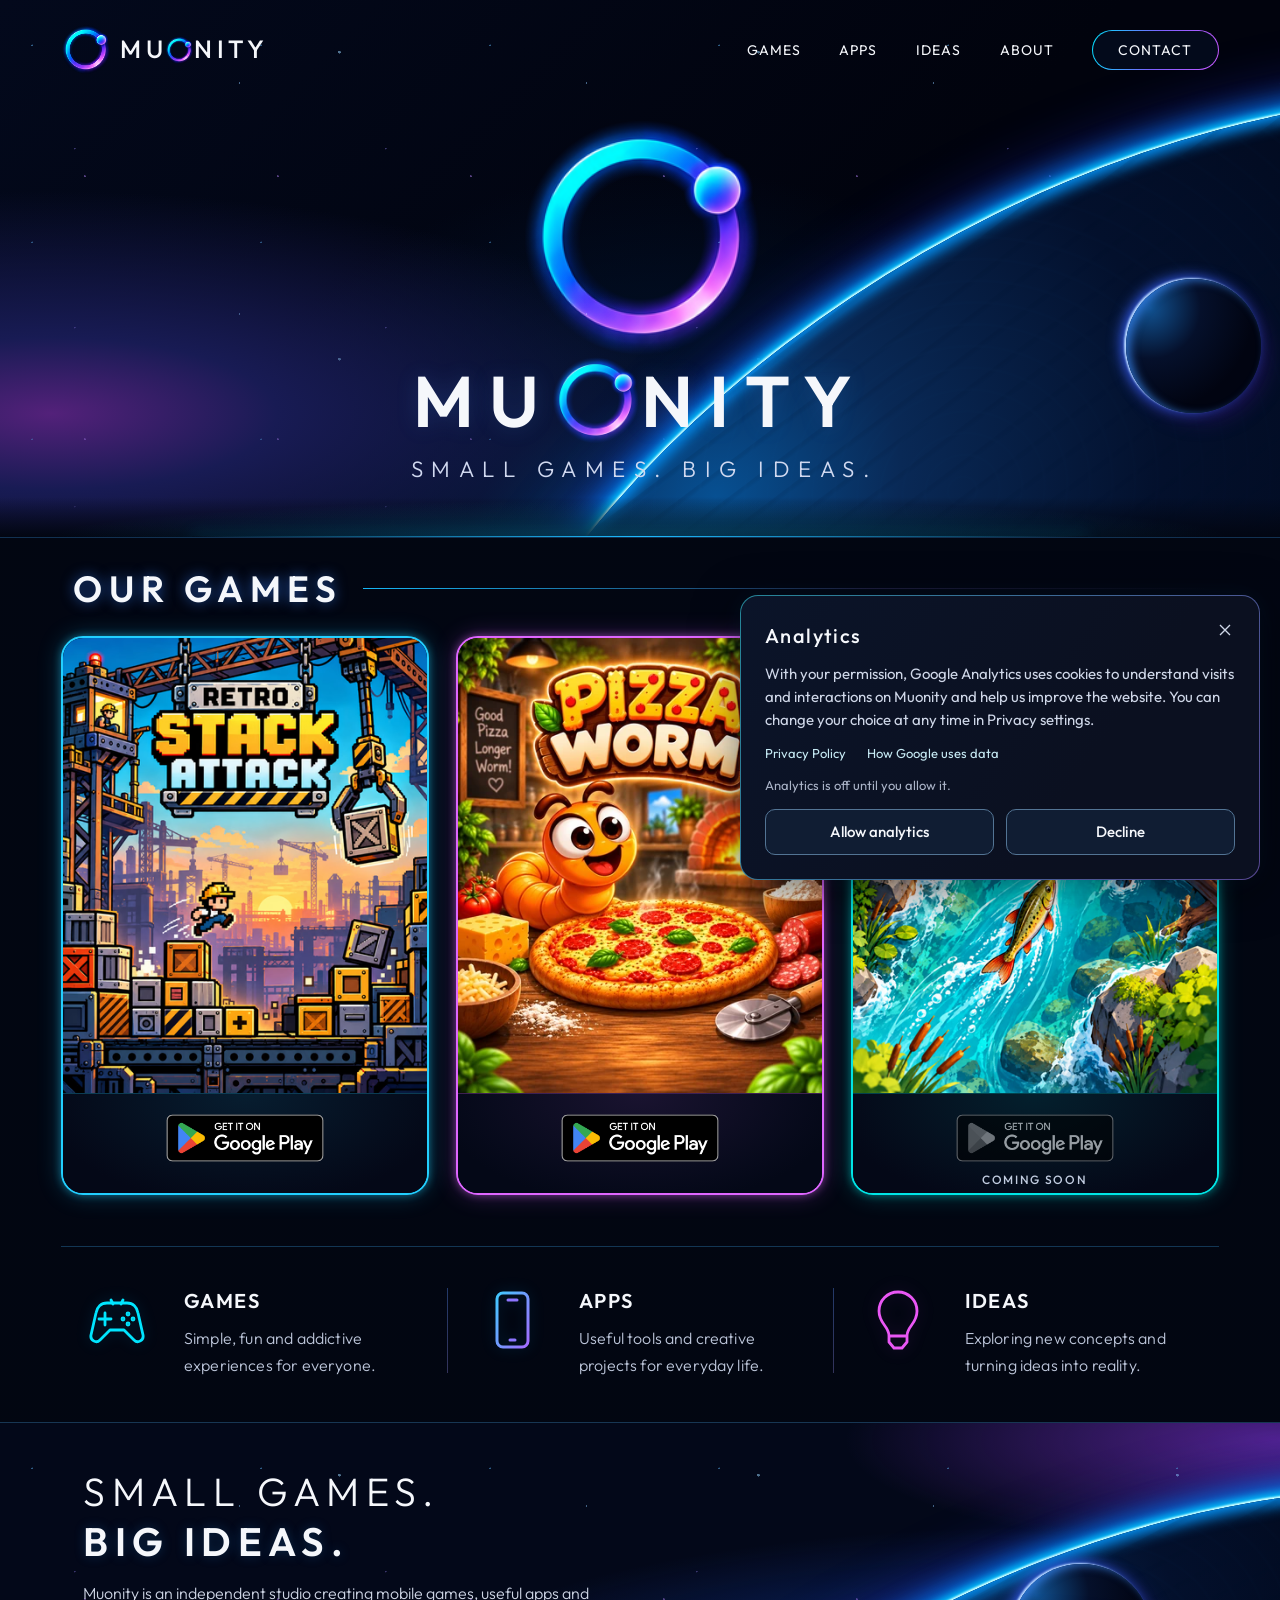
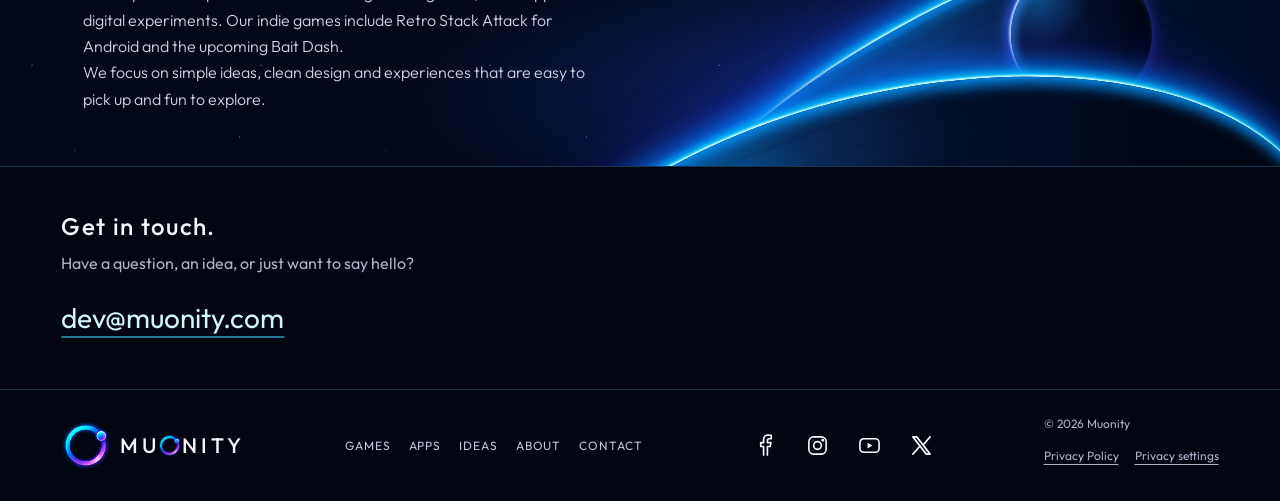
<file: index.html>
<!doctype html>
<html lang="en">
<head>
  <meta charset="utf-8">
  <meta name="viewport" content="width=device-width, initial-scale=1">
  <title>Muonity – Indie Games, Apps &amp; Digital Ideas</title>
  <meta name="description" content="Muonity is an independent studio creating mobile games, apps and digital experiments. Discover Retro Stack Attack, Pizza Worm and the upcoming Bait Dash.">
  <meta name="robots" content="index, follow, max-image-preview:large">
  <meta name="theme-color" content="#0B1020">
  <!-- Keep production URLs and factual details in sync with the JSON-LD, robots.txt and sitemap.xml. -->
  <link rel="canonical" href="https://muonity.com/">
  <meta property="og:type" content="website">
  <meta property="og:site_name" content="Muonity">
  <meta property="og:title" content="Muonity – Indie Games, Apps &amp; Digital Ideas">
  <meta property="og:description" content="Muonity is an independent studio creating mobile games, apps and digital experiments. Discover Retro Stack Attack, Pizza Worm and the upcoming Bait Dash.">
  <meta property="og:url" content="https://muonity.com/">
  <meta property="og:image" content="https://muonity.com/assets/icons/muonity-symbol.png">
  <meta property="og:image:type" content="image/png">
  <meta property="og:image:width" content="192">
  <meta property="og:image:height" content="192">
  <meta property="og:image:alt" content="Muonity orbital symbol">
  <meta name="twitter:card" content="summary">
  <meta name="twitter:site" content="@Muonity">
  <meta name="twitter:title" content="Muonity – Indie Games, Apps &amp; Digital Ideas">
  <meta name="twitter:description" content="Muonity is an independent studio creating mobile games, apps and digital experiments. Discover Retro Stack Attack, Pizza Worm and the upcoming Bait Dash.">
  <meta name="twitter:image" content="https://muonity.com/assets/icons/muonity-symbol.png">
  <meta name="twitter:image:alt" content="Muonity orbital symbol">
  <link rel="icon" type="image/png" sizes="192x192" href="assets/icons/muonity-symbol.png">
  <link rel="icon" type="image/x-icon" href="favicon.ico" sizes="16x16 32x32 48x48">
  <link rel="apple-touch-icon" sizes="180x180" href="assets/icons/apple-touch-icon.png">
  <link rel="preload" href="assets/fonts/outfit-variable-1.woff2" as="font" type="font/woff2" crossorigin>
  <link rel="stylesheet" href="css/fonts.css">
  <link rel="stylesheet" href="css/styles.css">
  <link rel="stylesheet" href="css/consent.css">
  <script src="js/config.js" defer></script>
  <script src="js/main.js" defer></script>
  <script src="js/analytics.js" defer></script>
  <script type="application/ld+json">
  {
    "@context": "https://schema.org",
    "@graph": [
      {
        "@type": "Organization",
        "@id": "https://muonity.com/#organization",
        "name": "Muonity",
        "url": "https://muonity.com/",
        "logo": {
          "@type": "ImageObject",
          "url": "https://muonity.com/assets/icons/muonity-symbol.png",
          "width": 192,
          "height": 192
        },
        "email": "dev@muonity.com",
        "description": "Muonity is an independent studio creating mobile games, useful apps and digital experiments.",
        "sameAs": [
          "https://www.facebook.com/profile.php?id=61595068615785",
          "https://www.instagram.com/muonitystudio/",
          "https://www.youtube.com/@muonity",
          "https://x.com/Muonity"
        ]
      },
      {
        "@type": "WebSite",
        "@id": "https://muonity.com/#website",
        "url": "https://muonity.com/",
        "name": "Muonity",
        "inLanguage": "en",
        "publisher": { "@id": "https://muonity.com/#organization" }
      },
      {
        "@type": ["VideoGame", "MobileApplication"],
        "@id": "https://muonity.com/#retro-stack-attack",
        "name": "Retro Stack Attack",
        "description": "Retro Stack Attack is an Android mobile game by Muonity, available on Google Play.",
        "url": "https://play.google.com/store/apps/details?id=com.lukaspokorny.retrostackattack",
        "installUrl": "https://play.google.com/store/apps/details?id=com.lukaspokorny.retrostackattack",
        "operatingSystem": "Android",
        "applicationCategory": "GameApplication",
        "image": "https://muonity.com/assets/images/card-retro_stack_attack.png",
        "mainEntityOfPage": "https://muonity.com/",
        "publisher": { "@id": "https://muonity.com/#organization" },
        "creator": { "@id": "https://muonity.com/#organization" }
      }
    ]
  }
  </script>
</head>
<body>
  <a class="skip-link" href="#main">Skip to content</a>
  <header class="site-header">
    <div class="container header-inner">
      <a class="brand" href="#top" aria-label="Muonity home">
        <img class="brand-symbol" src="assets/icons/muonity-symbol.png" width="192" height="192" alt="">
        <span class="wordmark" aria-hidden="true">MU<img src="assets/icons/muonity-symbol.png" width="192" height="192" alt="">NITY</span>
      </a>
      <button class="menu-toggle" type="button" aria-expanded="false" aria-controls="primary-menu" aria-label="Open navigation" hidden>
        <span></span><span></span><span></span>
      </button>
      <nav class="primary-nav" id="primary-menu" aria-label="Main navigation">
        <a href="#games">Games</a><a href="#apps">Apps</a><a href="#ideas">Ideas</a><a href="#about">About</a><a class="contact-button" href="#contact">Contact</a>
      </nav>
    </div>
  </header>
  <main id="main">
    <section class="hero" id="top" aria-labelledby="hero-title">
      <div class="cosmos hero-cosmos" aria-hidden="true"><div class="starfield"></div><div class="planet planet-hero"></div><div class="moon moon-hero"></div><div class="horizon"></div></div>
      <div class="hero-brand">
        <img class="hero-symbol" src="assets/icons/muonity-symbol.png" width="192" height="192" alt="" fetchpriority="high">
        <h1 id="hero-title" aria-label="Muonity — independent studio for games, apps and digital projects" aria-describedby="studio-description"><span class="sr-only">Muonity</span><span class="wordmark" aria-hidden="true">MU<img src="assets/icons/muonity-symbol.png" width="192" height="192" alt="">NITY</span></h1>
        <p>Small games. Big ideas.</p>
      </div>
    </section>
    <section class="games-section container" id="games" aria-labelledby="games-title">
      <div class="section-heading"><h2 id="games-title">Our games</h2><span aria-hidden="true"></span></div>
      <div class="game-grid">
        <article class="game-card game-card-retro is-linked" id="retro-stack-attack" data-game="retroStackAttack" aria-labelledby="retro-title">
          <h3 class="sr-only" id="retro-title">Retro Stack Attack</h3>
          <a class="game-card-content" href="https://play.google.com/store/apps/details?id=com.lukaspokorny.retrostackattack" target="_blank" rel="noopener noreferrer" aria-label="Get Retro Stack Attack on Google Play (opens in a new tab)">
            <picture><source srcset="assets/images/card-retro_stack_attack-416.avif 416w, assets/images/card-retro_stack_attack-560.avif 560w, assets/images/card-retro_stack_attack-672.avif 672w, assets/images/card-retro_stack_attack-840.avif 840w, assets/images/card-retro_stack_attack-1122.avif 1122w" sizes="(max-width: 560px) calc(100vw - 48px), (max-width: 820px) 44vw, (max-width: 1440px) 29vw, 403px" type="image/avif"><source srcset="assets/images/card-retro_stack_attack-560.webp 560w, assets/images/card-retro_stack_attack-840.webp 840w, assets/images/card-retro_stack_attack.webp 1122w" sizes="(max-width: 560px) calc(100vw - 48px), (max-width: 820px) 44vw, (max-width: 1440px) 29vw, 403px" type="image/webp"><img src="assets/images/card-retro_stack_attack.png" width="1122" height="1402" alt="Retro Stack Attack, an Android mobile game by Muonity." loading="eager" fetchpriority="high" decoding="async"></picture>
            <div class="game-status"><div class="store-availability"><img class="store-badge" src="assets/icons/google-play-badge-en.png" width="646" height="250" alt="Get it on Google Play" loading="lazy" decoding="async"><span class="store-note" data-release-label aria-hidden="true"></span></div></div>
          </a>
        </article>
        <article class="game-card game-card-pizza is-linked" id="pizza-worm" data-game="pizzaWorm" aria-labelledby="pizza-title">
          <h3 class="sr-only" id="pizza-title">Pizza Worm</h3>
          <a class="game-card-content" href="https://play.google.com/store/apps/details?id=studio.muonity.pizzaworm" target="_blank" rel="noopener noreferrer" aria-label="Get Pizza Worm on Google Play (opens in a new tab)">
            <picture><source srcset="assets/images/card-pizza_worm-416.webp 416w, assets/images/card-pizza_worm-560.webp 560w, assets/images/card-pizza_worm-840.webp 840w, assets/images/card-pizza_worm-1092.webp 1092w" sizes="(max-width: 560px) calc(100vw - 48px), (max-width: 820px) 44vw, (max-width: 1440px) 29vw, 403px" type="image/webp"><img src="assets/images/card-pizza_worm.png" width="1092" height="1440" alt="Pizza Worm, an Android mobile game by Muonity." loading="lazy" decoding="async"></picture>
            <div class="game-status"><div class="store-availability"><img class="store-badge" src="assets/icons/google-play-badge-en.png" width="646" height="250" alt="Get it on Google Play" loading="lazy" decoding="async"><span class="store-note" data-release-label aria-hidden="true"></span></div></div>
          </a>
        </article>
        <article class="game-card game-card-bait" data-game="baitDash" aria-labelledby="bait-title" aria-describedby="bait-release-status">
          <h3 class="sr-only" id="bait-title">Bait Dash</h3>
          <div class="game-card-content">
            <picture><source srcset="assets/images/card-bait_dash-416.avif 416w, assets/images/card-bait_dash-560.avif 560w, assets/images/card-bait_dash-672.avif 672w, assets/images/card-bait_dash-840.avif 840w, assets/images/card-bait_dash-1122.avif 1122w" sizes="(max-width: 560px) calc(100vw - 48px), (max-width: 820px) 44vw, (max-width: 1440px) 29vw, 403px" type="image/avif"><source srcset="assets/images/card-bait_dash-560.webp 560w, assets/images/card-bait_dash-840.webp 840w, assets/images/card-bait_dash.webp 1122w" sizes="(max-width: 560px) calc(100vw - 48px), (max-width: 820px) 44vw, (max-width: 1440px) 29vw, 403px" type="image/webp"><img src="assets/images/card-bait_dash.png" width="1122" height="1402" alt="Bait Dash, an upcoming Muonity game set in a turquoise river." loading="lazy" decoding="async"></picture>
            <div class="game-status"><div class="store-availability is-unavailable" role="group" aria-label="Bait Dash on Google Play — coming soon" aria-disabled="true"><img class="store-badge" src="assets/icons/google-play-badge-en.png" width="646" height="250" alt="Google Play" loading="lazy" decoding="async"><span class="store-note" id="bait-release-status" data-release-label>Coming soon</span></div></div>
          </div>
        </article>
      </div>
    </section>
    <section class="pillars container" aria-label="Games, apps and ideas">
      <article class="pillar pillar-games">
        <svg class="pillar-icon" viewBox="0 0 64 64" fill="none" stroke="currentColor" stroke-width="2.8" stroke-linecap="round" stroke-linejoin="round" aria-hidden="true"><path d="M22 15h20c6 0 10 4 11 10l5 22c1 5-5 9-9 5L39 42H25L15 52c-4 4-10 0-9-5l5-22c1-6 5-10 11-10Z"/><path d="M20 25v12m-6-6h12M28 16l-2-4m10 4 2-4"/><circle cx="43" cy="26" r="1"/><circle cx="48" cy="31" r="1"/><circle cx="38" cy="31" r="1"/><circle cx="43" cy="36" r="1"/></svg>
        <div><h2>Games</h2><p>Simple, fun and addictive experiences for everyone.</p></div>
      </article>
      <article class="pillar pillar-apps" id="apps">
        <svg class="pillar-icon" viewBox="0 0 64 64" fill="none" stroke="currentColor" stroke-width="3" stroke-linecap="round" aria-hidden="true"><defs><linearGradient id="device-gradient" x2="1" y2="1"><stop stop-color="#40C9FF"/><stop offset="1" stop-color="#A46BFF"/></linearGradient></defs><rect x="17" y="5" width="31" height="54" rx="6" stroke="url(#device-gradient)"/><path d="M28 12h9m-7 40h5"/></svg>
        <div><h2>Apps</h2><p>Useful tools and creative projects for everyday life.</p></div>
      </article>
      <article class="pillar pillar-ideas" id="ideas">
        <svg class="pillar-icon" viewBox="0 0 64 64" fill="none" stroke="currentColor" stroke-width="2.8" stroke-linecap="round" stroke-linejoin="round" aria-hidden="true"><path d="M23 48c0-10-10-12-10-25a19 19 0 0 1 38 0c0 13-10 15-10 25Zm0 0h18v6l-5 6h-8l-5-6Z"/></svg>
        <div><h2>Ideas</h2><p>Exploring new concepts and turning ideas into reality.</p></div>
      </article>
    </section>
    <section class="about" id="about" aria-labelledby="about-title">
      <div class="cosmos about-cosmos" aria-hidden="true"><div class="starfield"></div><div class="planet planet-back"></div><div class="moon moon-about"></div><div class="planet planet-front"></div></div>
      <div class="container about-inner">
        <h2 id="about-title"><span>Small games.</span><strong>Big ideas.</strong></h2>
        <p id="studio-description">Muonity is an independent studio creating mobile games, useful apps and digital experiments. Our indie games include Retro Stack Attack for Android and the upcoming Bait Dash.<br>We focus on simple ideas, clean design and experiences that are easy to pick up and fun to explore.</p>
      </div>
    </section>
    <section class="contact container" id="contact" aria-labelledby="contact-title">
      <div><h2 id="contact-title">Get in touch.</h2><p>Have a question, an idea, or just want to say hello?</p></div>
      <a class="email-link" href="mailto:dev@muonity.com" data-contact-email>dev@muonity.com</a>
    </section>
  </main>
  <footer class="site-footer">
    <div class="container footer-inner">
      <a class="brand" href="#top" aria-label="Muonity home"><img class="brand-symbol" src="assets/icons/muonity-symbol.png" width="192" height="192" alt=""><span class="wordmark" aria-hidden="true">MU<img src="assets/icons/muonity-symbol.png" width="192" height="192" alt="">NITY</span></a>
      <nav class="footer-nav" aria-label="Footer navigation"><a href="#games">Games</a><a href="#apps">Apps</a><a href="#ideas">Ideas</a><a href="#about">About</a><a href="#contact">Contact</a></nav>
      <!-- Keep these fallback links in sync with js/config.js for visits without JavaScript. -->
      <nav class="social-links" data-social-links aria-label="Social media">
        <a href="https://www.facebook.com/profile.php?id=61595068615785" target="_blank" rel="noopener noreferrer" aria-label="Facebook (opens in a new tab)"><svg viewBox="0 0 24 24" fill="none" stroke="currentColor" stroke-width="1.7" stroke-linecap="round" stroke-linejoin="round" aria-hidden="true"><path d="M14 22V13h3l.6-4H14V7c0-1.2.4-2 2-2h2V1.4A22 22 0 0 0 15 1c-3 0-5 1.8-5 5v3H7v4h3v9"/></svg></a>
        <a href="https://www.instagram.com/muonitystudio/" target="_blank" rel="noopener noreferrer" aria-label="Instagram (opens in a new tab)"><svg viewBox="0 0 24 24" fill="none" stroke="currentColor" stroke-width="1.7" stroke-linecap="round" aria-hidden="true"><rect x="3" y="3" width="18" height="18" rx="5"/><circle cx="12" cy="12" r="4"/><circle cx="17.5" cy="6.5" r=".7" fill="currentColor"/></svg></a>
        <a href="https://www.youtube.com/@muonity" target="_blank" rel="noopener noreferrer" aria-label="YouTube (opens in a new tab)"><svg viewBox="0 0 24 24" fill="none" stroke="currentColor" stroke-width="1.7" stroke-linejoin="round" aria-hidden="true"><rect x="2" y="5" width="20" height="14" rx="4"/><path d="m10 9 5 3-5 3Z" fill="currentColor" stroke="none"/></svg></a>
        <a href="https://x.com/Muonity" target="_blank" rel="noopener noreferrer" aria-label="X (opens in a new tab)"><svg viewBox="0 0 24 24" fill="none" stroke="currentColor" stroke-width="1.7" stroke-linecap="round" stroke-linejoin="round" aria-hidden="true"><path d="m3 3 14 18h4L7 3Zm0 18 7-8m4-2 7-8"/></svg></a>
      </nav>
      <div class="footer-privacy"><small>© 2026 Muonity</small><div class="privacy-links"><a class="privacy-policy-link" href="/privacy/">Privacy Policy</a><button class="privacy-settings" type="button" aria-controls="analytics-consent" aria-expanded="false" hidden>Privacy settings</button></div></div>
    </div>
  </footer>
  <aside class="consent-panel" id="analytics-consent" role="dialog" aria-modal="false" aria-labelledby="analytics-consent-title" aria-describedby="analytics-consent-description" tabindex="-1" hidden>
    <button class="consent-close" type="button" aria-label="Close analytics settings"><svg viewBox="0 0 24 24" width="20" height="20" fill="none" stroke="currentColor" stroke-width="1.6" aria-hidden="true"><path d="m6 6 12 12M18 6 6 18"/></svg></button>
    <p class="consent-title" id="analytics-consent-title">Analytics</p>
    <p class="consent-description" id="analytics-consent-description">With your permission, Google Analytics uses cookies to understand visits and interactions on Muonity and help us improve the website. You can change your choice at any time in Privacy settings.</p>
    <a class="consent-information consent-policy" href="/privacy/">Privacy Policy</a>
    <a class="consent-information" href="https://policies.google.com/technologies/partner-sites" target="_blank" rel="noopener noreferrer" aria-label="How Google uses data (opens in a new tab)">How Google uses data</a>
    <p class="consent-current" data-consent-current>Analytics is off until you allow it.</p>
    <div class="consent-actions"><button type="button" data-consent-choice="granted">Allow analytics</button><button type="button" data-consent-choice="denied">Decline</button></div>
  </aside>
  <p class="sr-only" role="status" aria-live="polite" data-consent-feedback></p>
</body>
</html>
</file>
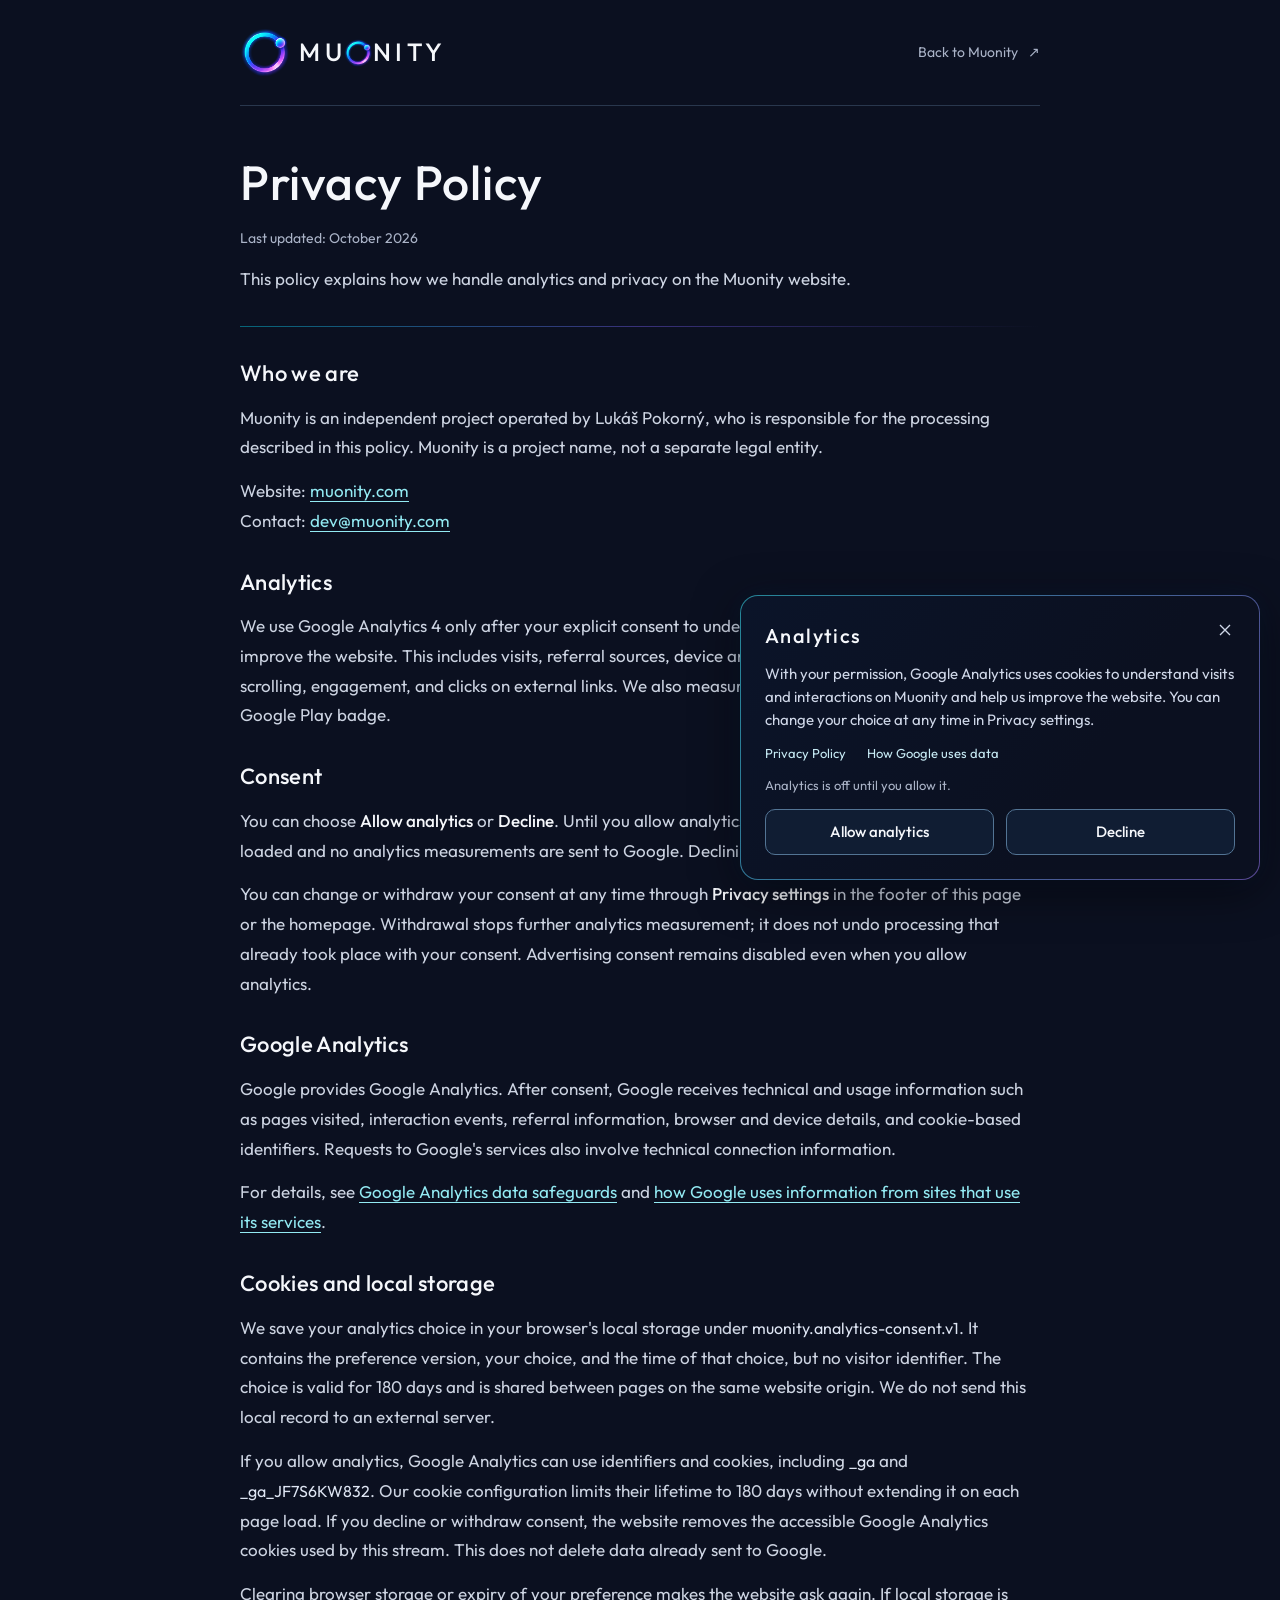
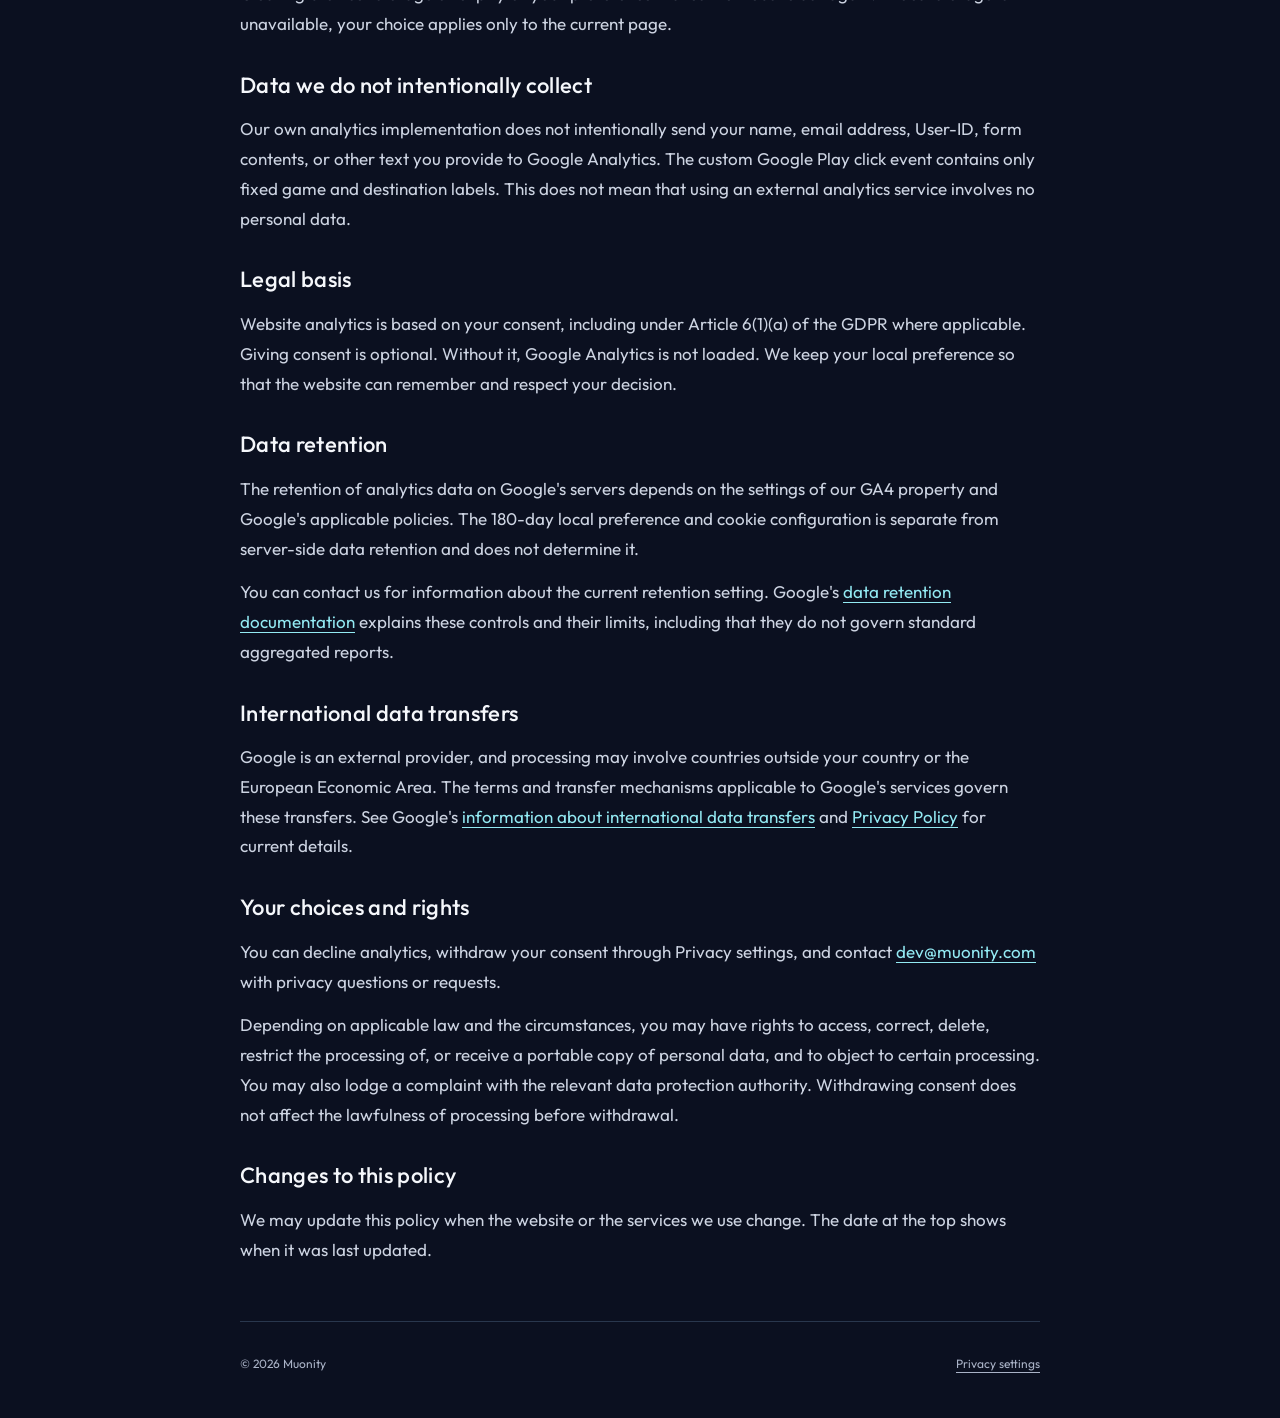
<file: privacy/index.html>
<!doctype html>
<html lang="en">
<head>
  <meta charset="utf-8">
  <meta name="viewport" content="width=device-width, initial-scale=1">
  <title>Privacy Policy | Muonity</title>
  <meta name="description" content="How Muonity uses optional Google Analytics, stores your consent preference, and lets you control analytics and contact us about your privacy.">
  <meta name="robots" content="index, follow">
  <meta name="theme-color" content="#0B1020">
  <link rel="canonical" href="https://muonity.com/privacy/">
  <link rel="icon" type="image/png" sizes="192x192" href="../assets/icons/muonity-symbol.png">
  <link rel="icon" type="image/x-icon" sizes="16x16 32x32 48x48" href="../favicon.ico">
  <link rel="apple-touch-icon" sizes="180x180" href="../assets/icons/apple-touch-icon.png">
  <link rel="preload" href="../assets/fonts/outfit-variable-1.woff2" as="font" type="font/woff2" crossorigin>
  <link rel="stylesheet" href="../css/fonts.css">
  <link rel="stylesheet" href="../css/styles.css">
  <link rel="stylesheet" href="../css/consent.css">
  <link rel="stylesheet" href="../css/privacy.css">
  <script src="../js/analytics.js" defer></script>
</head>
<body class="privacy-page">
  <a class="skip-link" href="#main">Skip to content</a>
  <header class="privacy-header privacy-container">
    <a class="brand" href="https://muonity.com/" aria-label="Muonity home">
        <img class="brand-symbol" src="../assets/icons/muonity-symbol.png" width="192" height="192" alt="">
        <span class="wordmark" aria-hidden="true">MU<img src="../assets/icons/muonity-symbol.png" width="192" height="192" alt="">NITY</span>
      </a>
    <a class="privacy-back" href="https://muonity.com/">Back to Muonity <span aria-hidden="true">↗</span></a>
  </header>
  <main class="privacy-document privacy-container" id="main">
    <div class="privacy-intro">
      <h1>Privacy Policy</h1>
      <p class="privacy-updated">Last updated: <time datetime="2026-10">October 2026</time></p>
      <p>This policy explains how we handle analytics and privacy on the Muonity website.</p>
    </div>

    <section aria-labelledby="who-we-are">
      <h2 id="who-we-are">Who we are</h2>
      <p>Muonity is an independent project operated by Lukáš Pokorný, who is responsible for the processing described in this policy. Muonity is a project name, not a separate legal entity.</p>
      <p>Website: <a href="https://muonity.com/">muonity.com</a><br>Contact: <a href="mailto:dev@muonity.com">dev@muonity.com</a></p>
    </section>

    <section aria-labelledby="analytics">
      <h2 id="analytics">Analytics</h2>
      <p>We use Google Analytics 4 only after your explicit consent to understand how visitors use Muonity and to improve the website. This includes visits, referral sources, device and browser information, page views, scrolling, engagement, and clicks on external links. We also measure clicks on the Retro Stack Attack Google Play badge.</p>
    </section>

    <section aria-labelledby="consent">
      <h2 id="consent">Consent</h2>
      <p>You can choose <strong>Allow analytics</strong> or <strong>Decline</strong>. Until you allow analytics, the Google Analytics script is not loaded and no analytics measurements are sent to Google. Declining does not limit access to the website.</p>
      <p>You can change or withdraw your consent at any time through <strong>Privacy settings</strong> in the footer of this page or the homepage. Withdrawal stops further analytics measurement; it does not undo processing that already took place with your consent. Advertising consent remains disabled even when you allow analytics.</p>
      <noscript><p>JavaScript is disabled in your browser, so analytics is not running. Enable JavaScript to use Privacy settings and change your saved choice.</p></noscript>
    </section>

    <section aria-labelledby="google-analytics">
      <h2 id="google-analytics">Google Analytics</h2>
      <p>Google provides Google Analytics. After consent, Google receives technical and usage information such as pages visited, interaction events, referral information, browser and device details, and cookie-based identifiers. Requests to Google's services also involve technical connection information.</p>
      <p>For details, see <a href="https://support.google.com/analytics/answer/6004245?hl=en">Google Analytics data safeguards</a> and <a href="https://policies.google.com/technologies/partner-sites">how Google uses information from sites that use its services</a>.</p>
    </section>

    <section aria-labelledby="cookies-and-local-storage">
      <h2 id="cookies-and-local-storage">Cookies and local storage</h2>
      <p>We save your analytics choice in your browser's local storage under <code>muonity.analytics-consent.v1</code>. It contains the preference version, your choice, and the time of that choice, but no visitor identifier. The choice is valid for 180 days and is shared between pages on the same website origin. We do not send this local record to an external server.</p>
      <p>If you allow analytics, Google Analytics can use identifiers and cookies, including <code>_ga</code> and <code>_ga_JF7S6KW832</code>. Our cookie configuration limits their lifetime to 180 days without extending it on each page load. If you decline or withdraw consent, the website removes the accessible Google Analytics cookies used by this stream. This does not delete data already sent to Google.</p>
      <p>Clearing browser storage or expiry of your preference makes the website ask again. If local storage is unavailable, your choice applies only to the current page.</p>
    </section>

    <section aria-labelledby="data-we-do-not-intentionally-collect">
      <h2 id="data-we-do-not-intentionally-collect">Data we do not intentionally collect</h2>
      <p>Our own analytics implementation does not intentionally send your name, email address, User-ID, form contents, or other text you provide to Google Analytics. The custom Google Play click event contains only fixed game and destination labels. This does not mean that using an external analytics service involves no personal data.</p>
    </section>

    <section aria-labelledby="legal-basis">
      <h2 id="legal-basis">Legal basis</h2>
      <p>Website analytics is based on your consent, including under Article 6(1)(a) of the GDPR where applicable. Giving consent is optional. Without it, Google Analytics is not loaded. We keep your local preference so that the website can remember and respect your decision.</p>
    </section>

    <section aria-labelledby="data-retention">
      <h2 id="data-retention">Data retention</h2>
      <p>The retention of analytics data on Google's servers depends on the settings of our GA4 property and Google's applicable policies. The 180-day local preference and cookie configuration is separate from server-side data retention and does not determine it.</p>
      <p>You can contact us for information about the current retention setting. Google's <a href="https://support.google.com/analytics/answer/7667196?hl=en">data retention documentation</a> explains these controls and their limits, including that they do not govern standard aggregated reports.</p>
    </section>

    <section aria-labelledby="international-data-transfers">
      <h2 id="international-data-transfers">International data transfers</h2>
      <p>Google is an external provider, and processing may involve countries outside your country or the European Economic Area. The terms and transfer mechanisms applicable to Google's services govern these transfers. See Google's <a href="https://business.safety.google/adsdatatransfers/">information about international data transfers</a> and <a href="https://policies.google.com/privacy">Privacy Policy</a> for current details.</p>
    </section>

    <section aria-labelledby="your-choices-and-rights">
      <h2 id="your-choices-and-rights">Your choices and rights</h2>
      <p>You can decline analytics, withdraw your consent through Privacy settings, and contact <a href="mailto:dev@muonity.com">dev@muonity.com</a> with privacy questions or requests.</p>
      <p>Depending on applicable law and the circumstances, you may have rights to access, correct, delete, restrict the processing of, or receive a portable copy of personal data, and to object to certain processing. You may also lodge a complaint with the relevant data protection authority. Withdrawing consent does not affect the lawfulness of processing before withdrawal.</p>
    </section>

    <section aria-labelledby="changes-to-this-policy">
      <h2 id="changes-to-this-policy">Changes to this policy</h2>
      <p>We may update this policy when the website or the services we use change. The date at the top shows when it was last updated.</p>
    </section>
  </main>
  <footer class="privacy-footer privacy-container">
    <small>© 2026 Muonity</small>
    <button class="privacy-settings" type="button" aria-controls="analytics-consent" aria-expanded="false" hidden>Privacy settings</button>
  </footer>
  <aside class="consent-panel" id="analytics-consent" role="dialog" aria-modal="false" aria-labelledby="analytics-consent-title" aria-describedby="analytics-consent-description" tabindex="-1" hidden>
    <button class="consent-close" type="button" aria-label="Close analytics settings"><svg viewBox="0 0 24 24" width="20" height="20" fill="none" stroke="currentColor" stroke-width="1.6" aria-hidden="true"><path d="m6 6 12 12M18 6 6 18"/></svg></button>
    <p class="consent-title" id="analytics-consent-title">Analytics</p>
    <p class="consent-description" id="analytics-consent-description">With your permission, Google Analytics uses cookies to understand visits and interactions on Muonity and help us improve the website. You can change your choice at any time in Privacy settings.</p>
    <a class="consent-information consent-policy" href="/privacy/">Privacy Policy</a>
    <a class="consent-information" href="https://policies.google.com/technologies/partner-sites" target="_blank" rel="noopener noreferrer" aria-label="How Google uses data (opens in a new tab)">How Google uses data</a>
    <p class="consent-current" data-consent-current>Analytics is off until you allow it.</p>
    <div class="consent-actions"><button type="button" data-consent-choice="granted">Allow analytics</button><button type="button" data-consent-choice="denied">Decline</button></div>
  </aside>
  <p class="sr-only" role="status" aria-live="polite" data-consent-feedback></p>
</body>
</html>
</file>
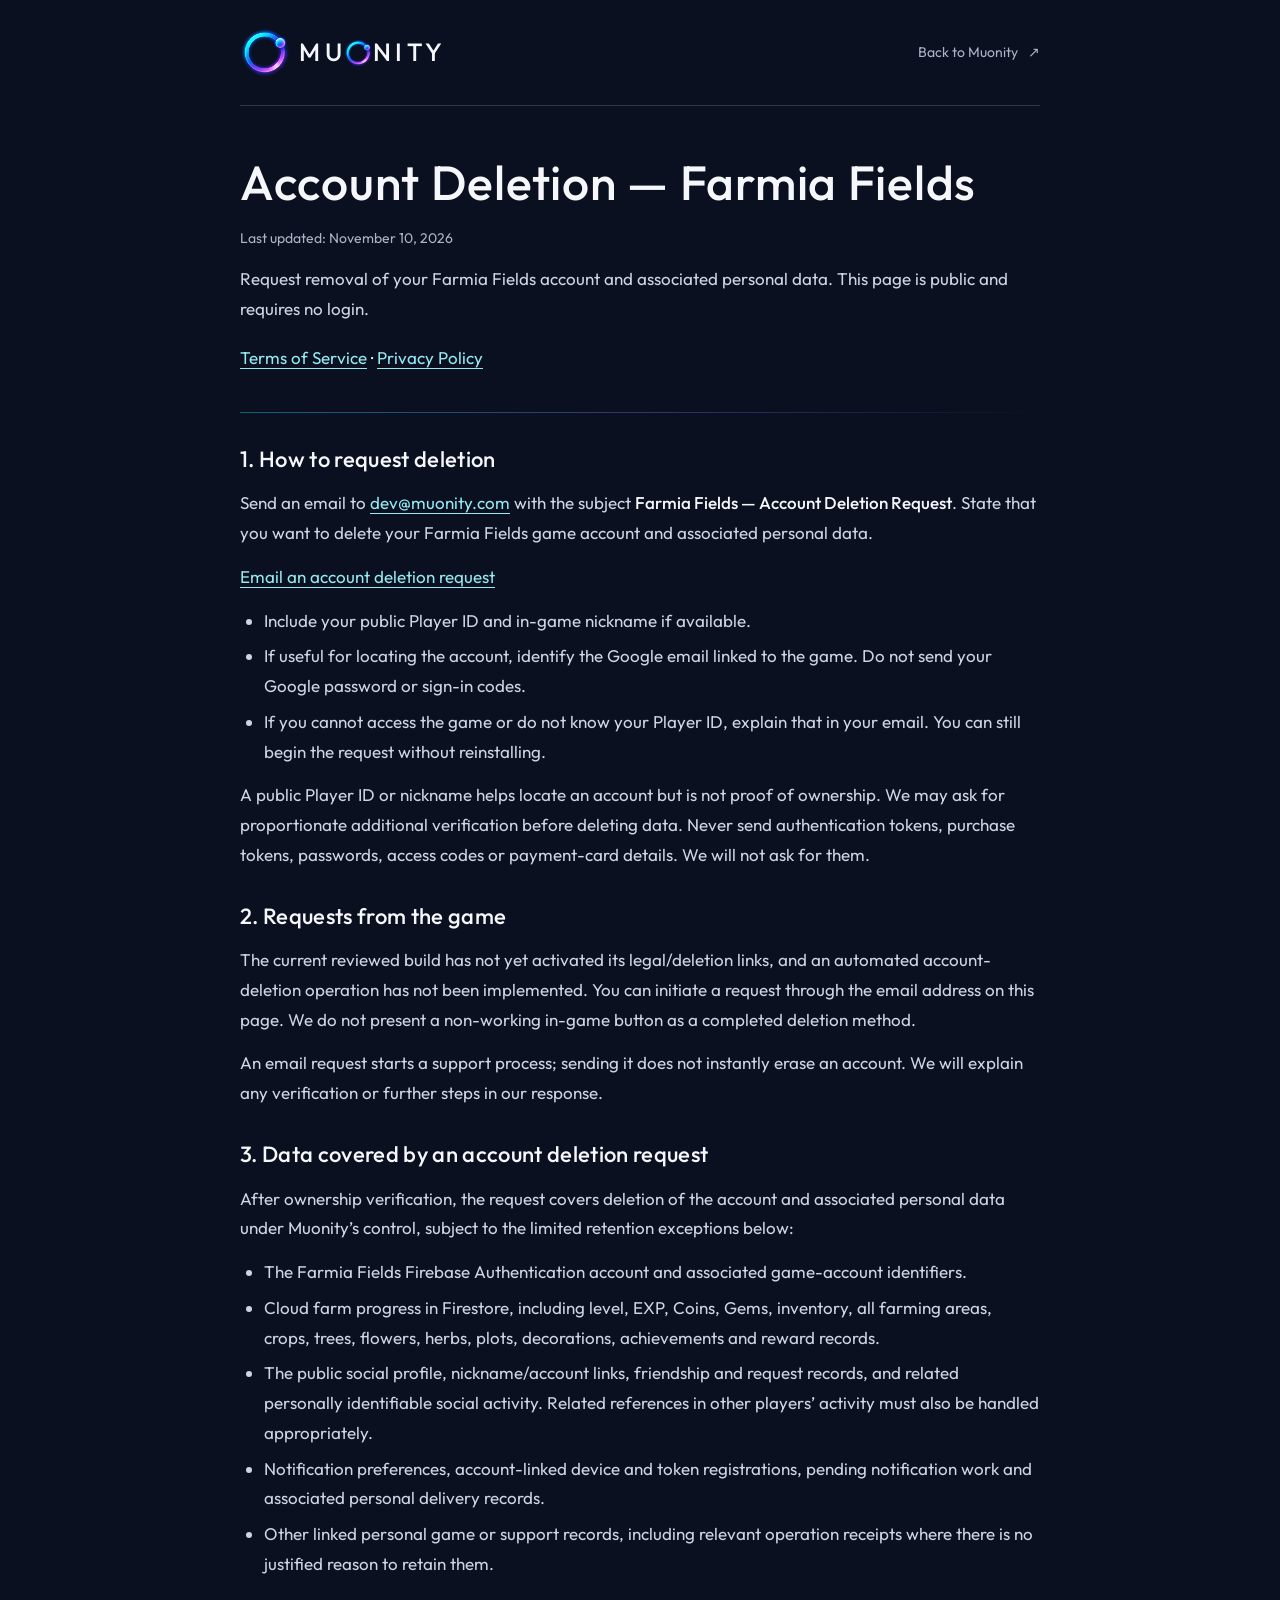
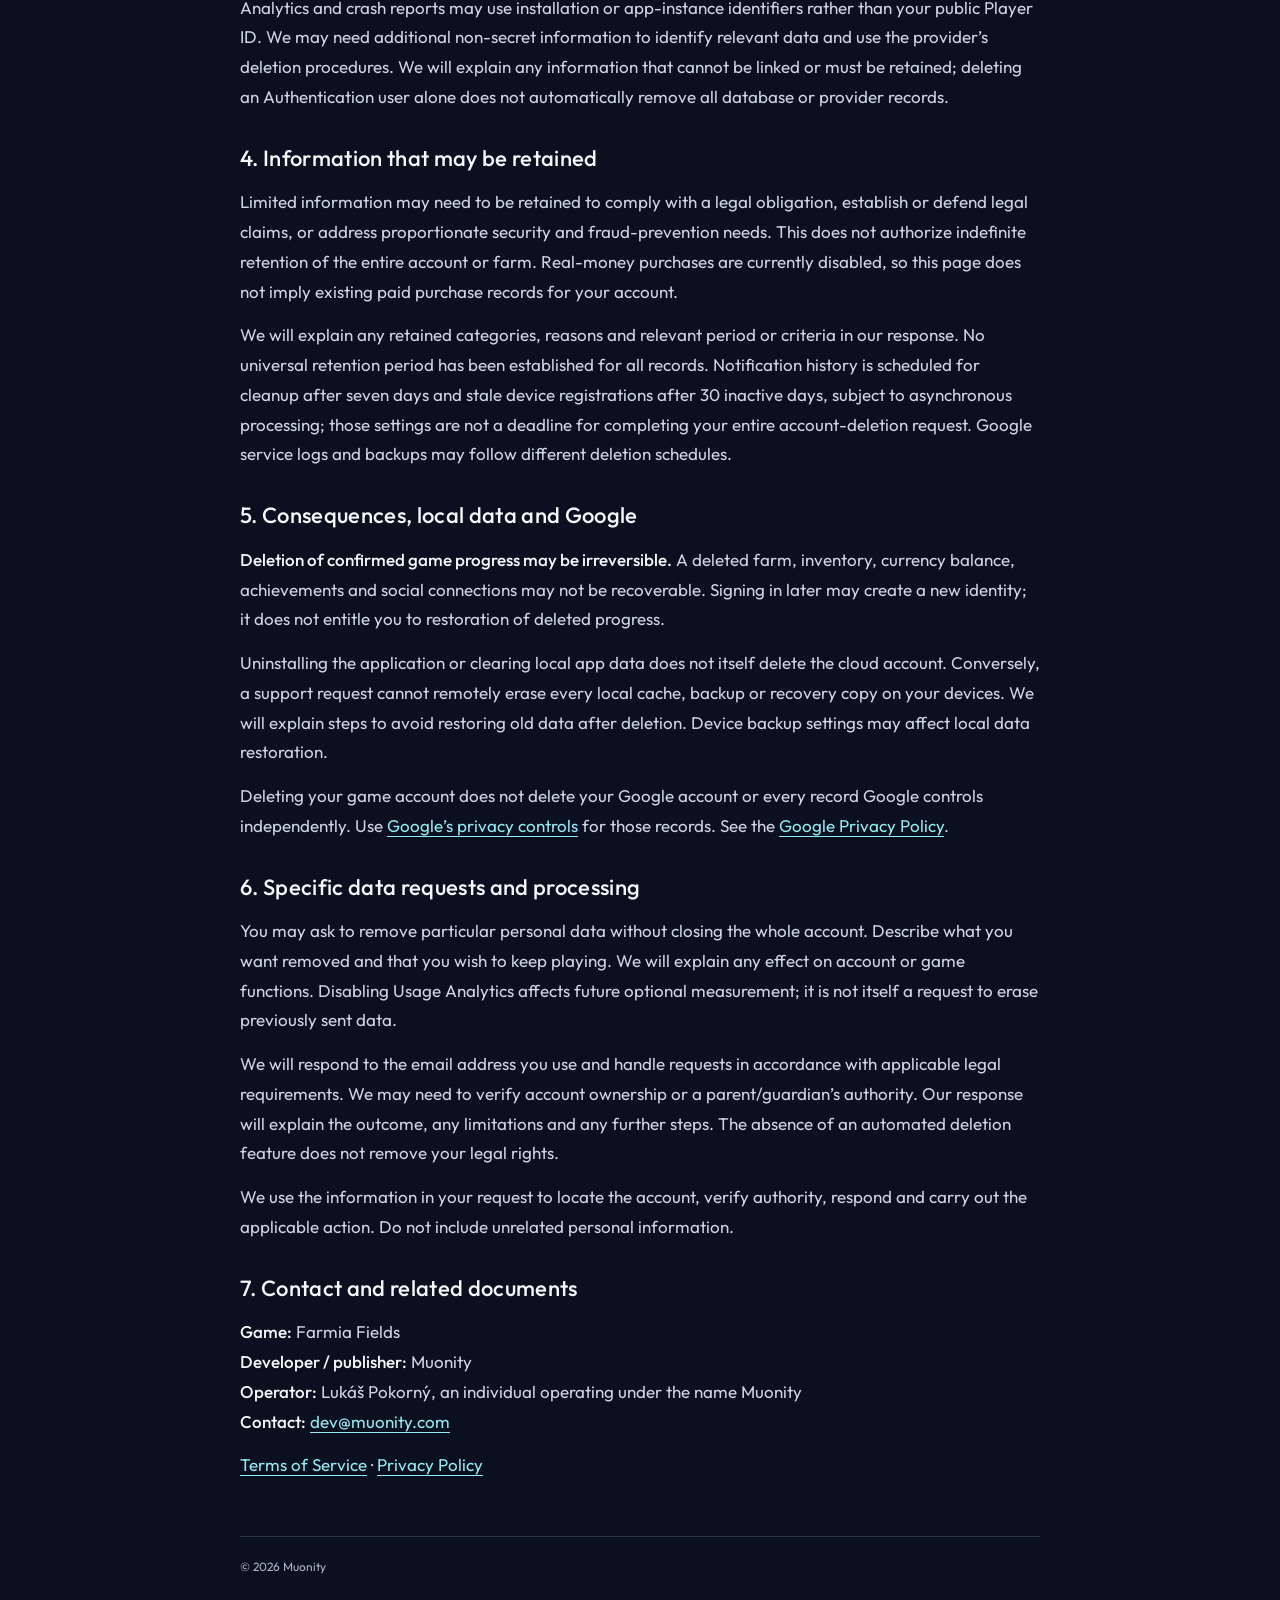
<file: account-deletion/farmia-fields/index.html>
<!doctype html>
<html lang="en">
<head>
  <meta charset="utf-8">
  <meta name="viewport" content="width=device-width, initial-scale=1">
  <title>Farmia Fields Account Deletion | Muonity</title>
  <meta name="description" content="Request deletion of a Farmia Fields account and associated farm, social and personal data. Contact Muonity without signing in.">
  <meta name="robots" content="index, follow">
  <meta name="theme-color" content="#0B1020">
  <link rel="canonical" href="https://muonity.com/account-deletion/farmia-fields/">
  <link rel="icon" type="image/png" sizes="192x192" href="../../assets/icons/muonity-symbol.png">
  <link rel="icon" type="image/x-icon" sizes="16x16 32x32 48x48" href="../../favicon.ico">
  <link rel="apple-touch-icon" sizes="180x180" href="../../assets/icons/apple-touch-icon.png">
  <link rel="preload" href="../../assets/fonts/outfit-variable-1.woff2" as="font" type="font/woff2" crossorigin>
  <link rel="stylesheet" href="../../css/fonts.css">
  <link rel="stylesheet" href="../../css/styles.css">
  <link rel="stylesheet" href="../../css/privacy.css">
  <style>
    .legal-policy h3 { margin-top: 26px; color: var(--color-text); font-size: 19px; line-height: 1.4; font-weight: 500; }
    .legal-policy ul, .legal-policy ol { margin-block: 14px; padding-left: 24px; color: #CDD4E2; }
    .legal-policy li + li { margin-top: 6px; }
    .legal-policy nav { margin-top: 12px; }
    .legal-policy nav a { display: inline-flex; align-items: center; min-height: 44px; }
  </style>
</head>

<body class="privacy-page">
  <a class="skip-link" href="#main">Skip to content</a>
  <header class="privacy-header privacy-container">
    <a class="brand" href="https://muonity.com/" aria-label="Muonity home">
        <img class="brand-symbol" src="../../assets/icons/muonity-symbol.png" width="192" height="192" alt="">
        <span class="wordmark" aria-hidden="true">MU<img src="../../assets/icons/muonity-symbol.png" width="192" height="192" alt="">NITY</span>
      </a>
    <a class="privacy-back" href="https://muonity.com/">Back to Muonity <span aria-hidden="true">↗</span></a>
  </header>
  <main class="privacy-document privacy-container legal-policy" id="main">
    <div class="privacy-intro">
      <h1>Account Deletion — Farmia Fields</h1>
      <p class="privacy-updated">Last updated: <time datetime="2026-11-10">November 10, 2026</time></p>
      <p>Request removal of your Farmia Fields account and associated personal data. This page is public and requires no login.</p>
      <nav aria-label="Farmia Fields legal documents"><a href="../../terms/farmia-fields/">Terms of Service</a> · <a href="../../privacy/farmia-fields/">Privacy Policy</a></nav>
    </div>
    <section aria-labelledby="request">
      <h2 id="request">1. How to request deletion</h2>
      <p>Send an email to <a href="mailto:dev@muonity.com">dev@muonity.com</a> with the subject <strong>Farmia Fields — Account Deletion Request</strong>. State that you want to delete your Farmia Fields game account and associated personal data.</p>
      <p><a href="mailto:dev@muonity.com?subject=Farmia%20Fields%20%E2%80%94%20Account%20Deletion%20Request">Email an account deletion request</a></p>
      <ul><li>Include your public Player ID and in-game nickname if available.</li><li>If useful for locating the account, identify the Google email linked to the game. Do not send your Google password or sign-in codes.</li><li>If you cannot access the game or do not know your Player ID, explain that in your email. You can still begin the request without reinstalling.</li></ul>
      <p>A public Player ID or nickname helps locate an account but is not proof of ownership. We may ask for proportionate additional verification before deleting data. Never send authentication tokens, purchase tokens, passwords, access codes or payment-card details. We will not ask for them.</p>
    </section>
    <section aria-labelledby="ingame">
      <h2 id="ingame">2. Requests from the game</h2>
      <p>The current reviewed build has not yet activated its legal/deletion links, and an automated account-deletion operation has not been implemented. You can initiate a request through the email address on this page. We do not present a non-working in-game button as a completed deletion method.</p>
      <p>An email request starts a support process; sending it does not instantly erase an account. We will explain any verification or further steps in our response.</p>
    </section>
    <section aria-labelledby="scope">
      <h2 id="scope">3. Data covered by an account deletion request</h2>
      <p>After ownership verification, the request covers deletion of the account and associated personal data under Muonity’s control, subject to the limited retention exceptions below:</p>
      <ul><li>The Farmia Fields Firebase Authentication account and associated game-account identifiers.</li><li>Cloud farm progress in Firestore, including level, EXP, Coins, Gems, inventory, all farming areas, crops, trees, flowers, herbs, plots, decorations, achievements and reward records.</li><li>The public social profile, nickname/account links, friendship and request records, and related personally identifiable social activity. Related references in other players’ activity must also be handled appropriately.</li><li>Notification preferences, account-linked device and token registrations, pending notification work and associated personal delivery records.</li><li>Other linked personal game or support records, including relevant operation receipts where there is no justified reason to retain them.</li></ul>
      <p>Analytics and crash reports may use installation or app-instance identifiers rather than your public Player ID. We may need additional non-secret information to identify relevant data and use the provider’s deletion procedures. We will explain any information that cannot be linked or must be retained; deleting an Authentication user alone does not automatically remove all database or provider records.</p>
    </section>
    <section aria-labelledby="retained">
      <h2 id="retained">4. Information that may be retained</h2>
      <p>Limited information may need to be retained to comply with a legal obligation, establish or defend legal claims, or address proportionate security and fraud-prevention needs. This does not authorize indefinite retention of the entire account or farm. Real-money purchases are currently disabled, so this page does not imply existing paid purchase records for your account.</p>
      <p>We will explain any retained categories, reasons and relevant period or criteria in our response. No universal retention period has been established for all records. Notification history is scheduled for cleanup after seven days and stale device registrations after 30 inactive days, subject to asynchronous processing; those settings are not a deadline for completing your entire account-deletion request. Google service logs and backups may follow different deletion schedules.</p>
    </section>
    <section aria-labelledby="effects">
      <h2 id="effects">5. Consequences, local data and Google</h2>
      <p><strong>Deletion of confirmed game progress may be irreversible.</strong> A deleted farm, inventory, currency balance, achievements and social connections may not be recoverable. Signing in later may create a new identity; it does not entitle you to restoration of deleted progress.</p>
      <p>Uninstalling the application or clearing local app data does not itself delete the cloud account. Conversely, a support request cannot remotely erase every local cache, backup or recovery copy on your devices. We will explain steps to avoid restoring old data after deletion. Device backup settings may affect local data restoration.</p>
      <p>Deleting your game account does not delete your Google account or every record Google controls independently. Use <a href="https://myaccount.google.com/data-and-privacy">Google’s privacy controls</a> for those records. See the <a href="https://policies.google.com/privacy">Google Privacy Policy</a>.</p>
    </section>
    <section aria-labelledby="partial">
      <h2 id="partial">6. Specific data requests and processing</h2>
      <p>You may ask to remove particular personal data without closing the whole account. Describe what you want removed and that you wish to keep playing. We will explain any effect on account or game functions. Disabling Usage Analytics affects future optional measurement; it is not itself a request to erase previously sent data.</p>
      <p>We will respond to the email address you use and handle requests in accordance with applicable legal requirements. We may need to verify account ownership or a parent/guardian’s authority. Our response will explain the outcome, any limitations and any further steps. The absence of an automated deletion feature does not remove your legal rights.</p>
      <p>We use the information in your request to locate the account, verify authority, respond and carry out the applicable action. Do not include unrelated personal information.</p>
    </section>
    <section aria-labelledby="contact">
      <h2 id="contact">7. Contact and related documents</h2>
      <p><strong>Game:</strong> Farmia Fields<br><strong>Developer / publisher:</strong> Muonity<br><strong>Operator:</strong> Lukáš Pokorný, an individual operating under the name Muonity<br><strong>Contact:</strong> <a href="mailto:dev@muonity.com">dev@muonity.com</a></p>
      <p><a href="../../terms/farmia-fields/">Terms of Service</a> · <a href="../../privacy/farmia-fields/">Privacy Policy</a></p>
    </section>
  </main>
  <footer class="privacy-footer privacy-container"><small>© 2026 Muonity</small></footer>
</body>
</html>
</file>
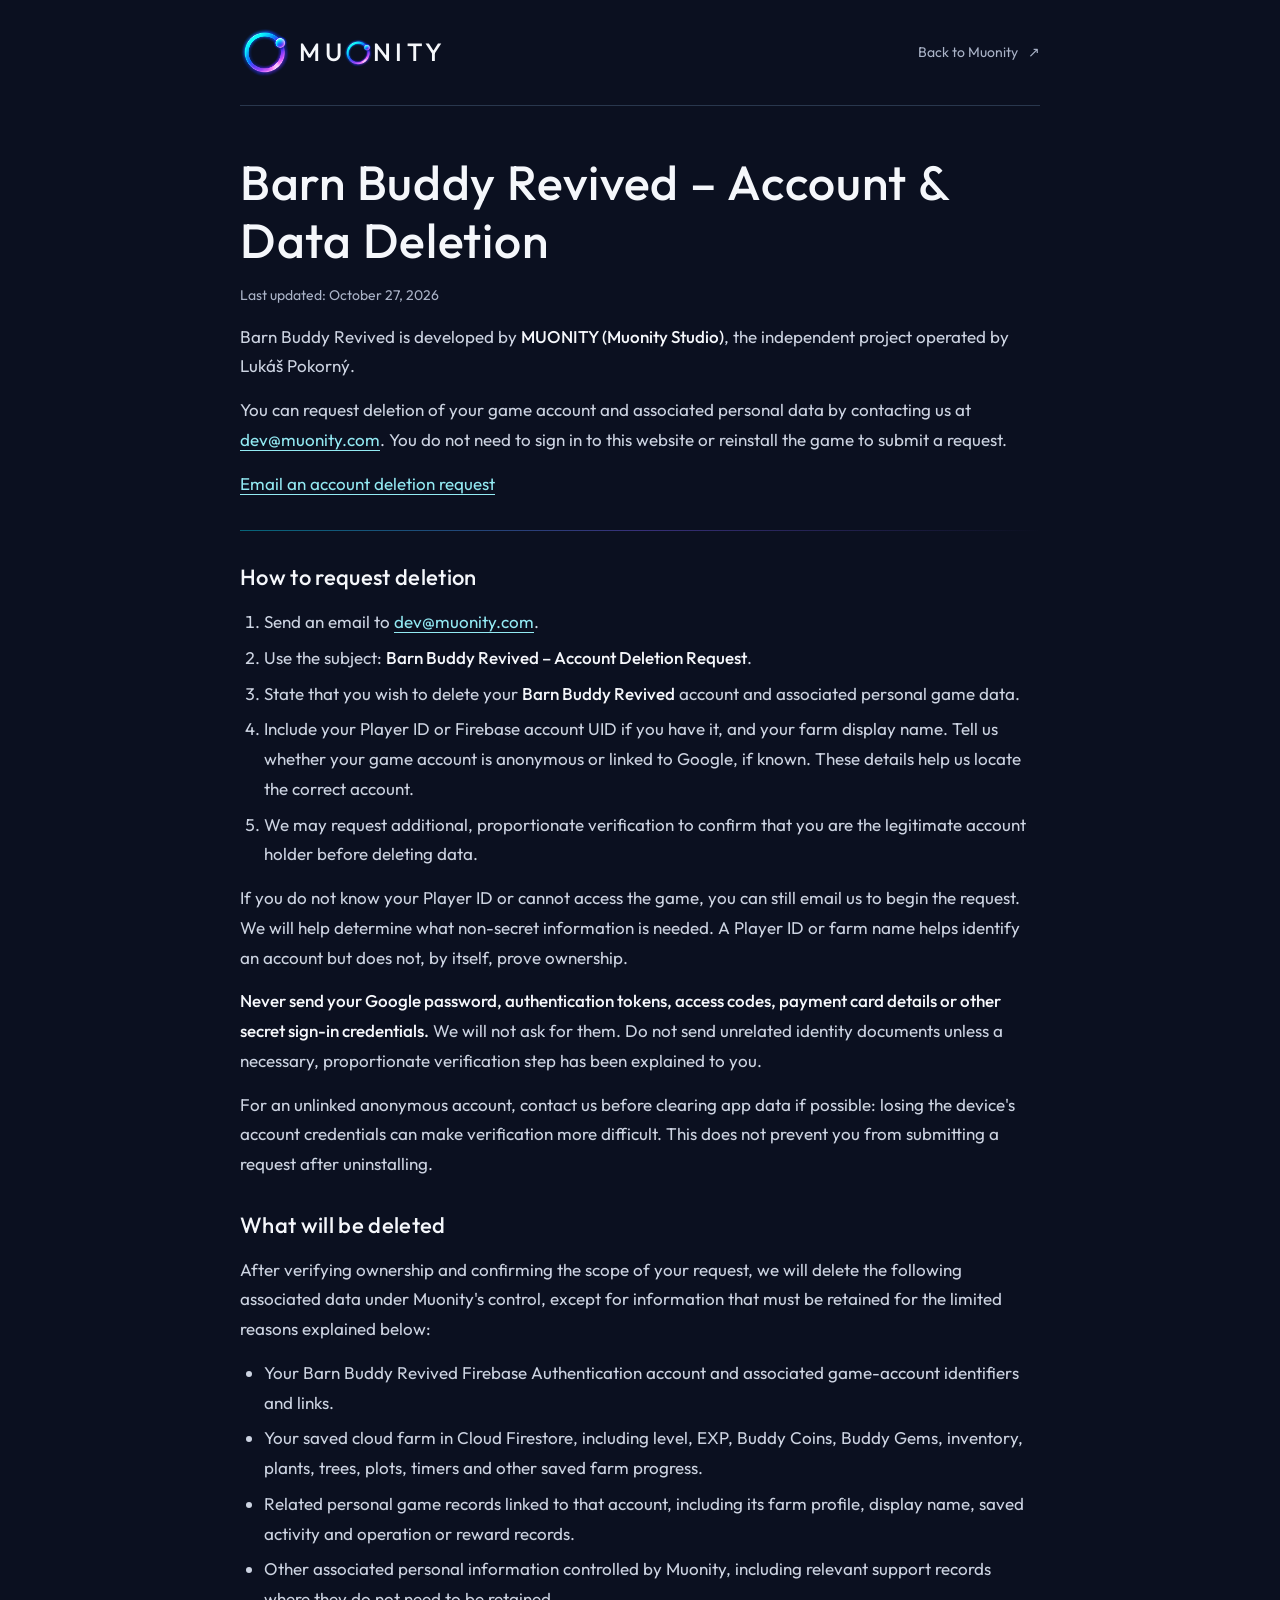
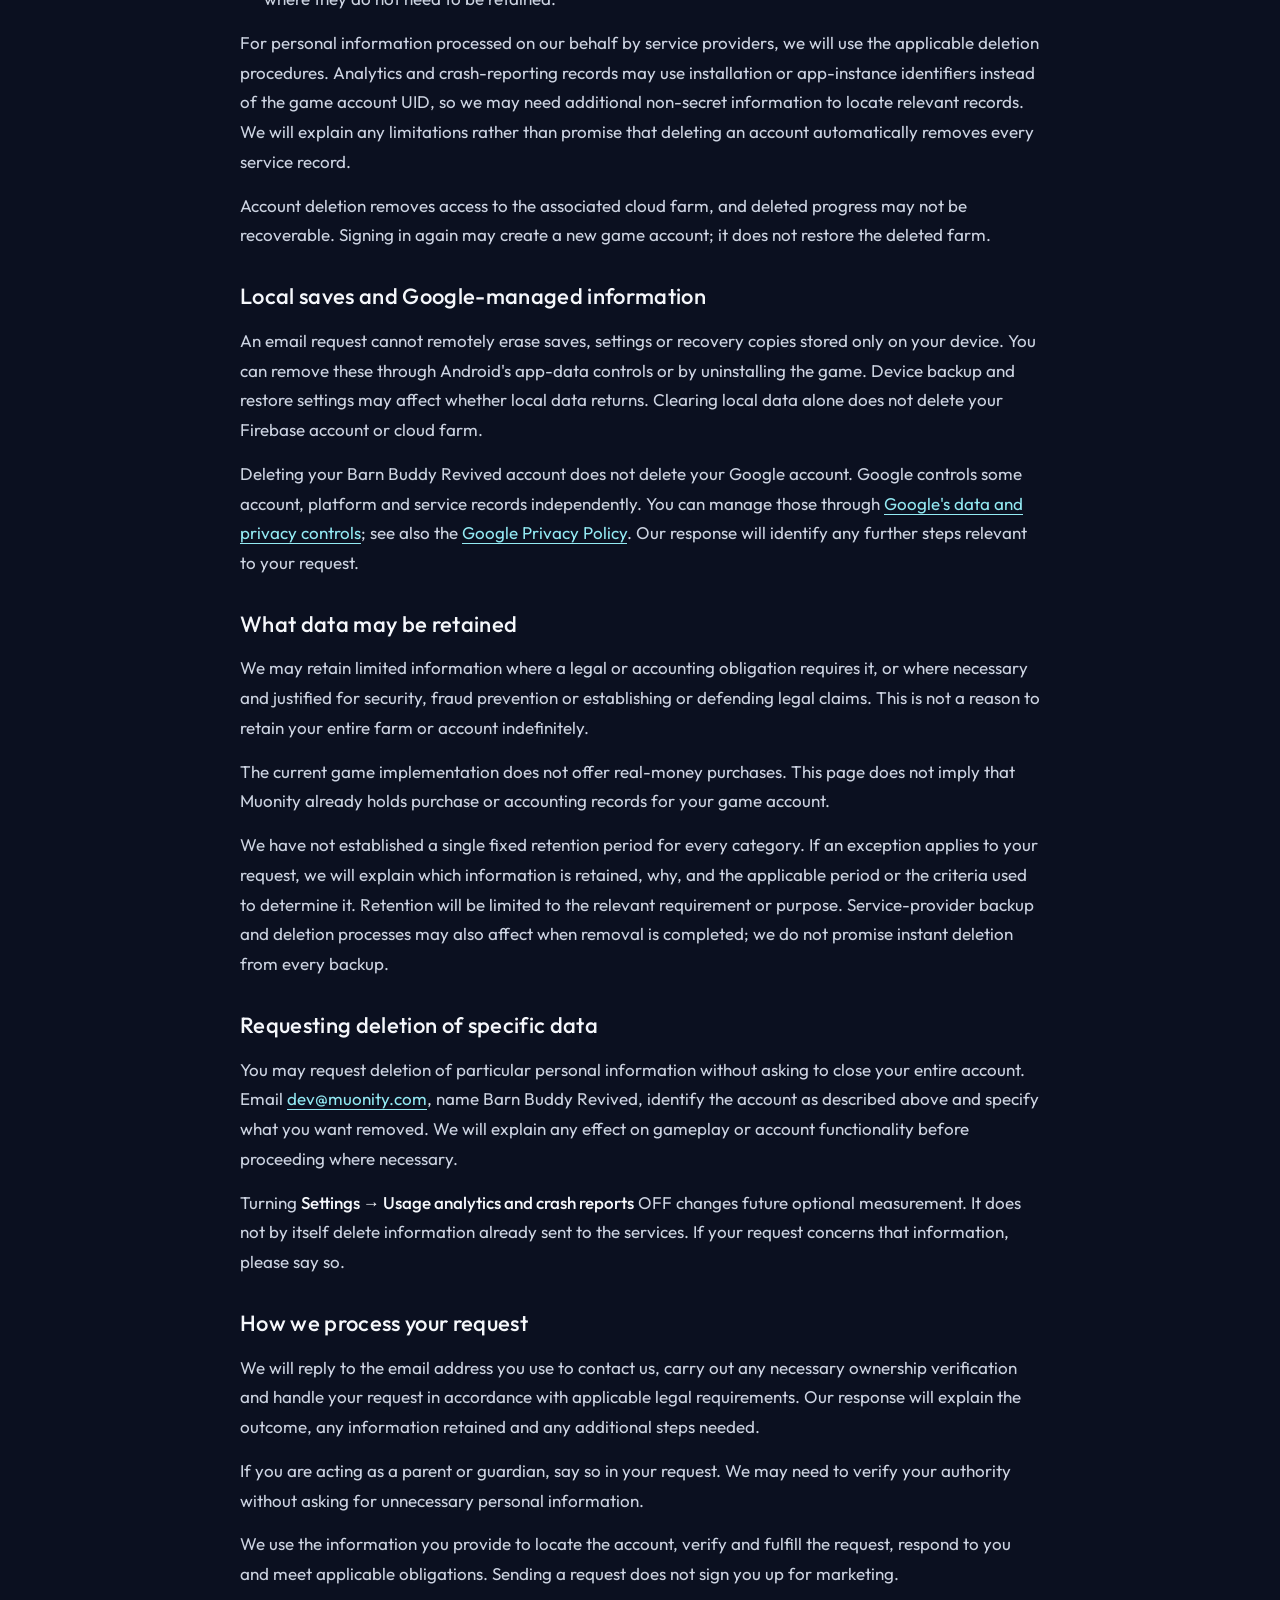
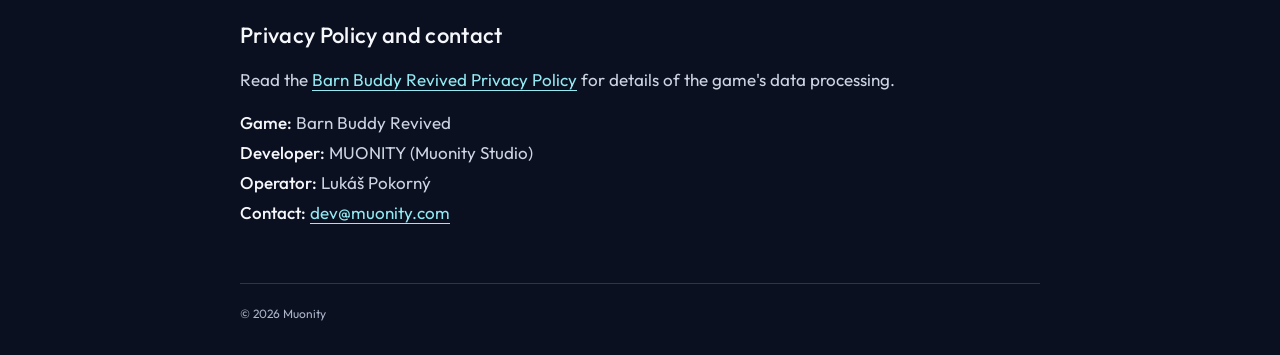
<file: delete-account/barn-buddy-revived/index.html>
<!doctype html>
<html lang="en">
<head>
  <meta charset="utf-8">
  <meta name="viewport" content="width=device-width, initial-scale=1">
  <title>Barn Buddy Revived – Account &amp; Data Deletion | Muonity</title>
  <meta name="description" content="Request deletion of your Barn Buddy Revived account and associated personal data from Muonity Studio. Find contact steps, data scope and retention information.">
  <meta name="robots" content="index, follow">
  <meta name="theme-color" content="#0B1020">
  <link rel="canonical" href="https://muonity.com/delete-account/barn-buddy-revived/">
  <link rel="icon" type="image/png" sizes="192x192" href="../../assets/icons/muonity-symbol.png">
  <link rel="icon" type="image/x-icon" sizes="16x16 32x32 48x48" href="../../favicon.ico">
  <link rel="apple-touch-icon" sizes="180x180" href="../../assets/icons/apple-touch-icon.png">
  <link rel="preload" href="../../assets/fonts/outfit-variable-1.woff2" as="font" type="font/woff2" crossorigin>
  <link rel="stylesheet" href="../../css/fonts.css">
  <link rel="stylesheet" href="../../css/styles.css">
  <link rel="stylesheet" href="../../css/privacy.css">
  <style>
    .deletion-policy h3 { margin-top: 26px; color: var(--color-text); font-size: 19px; line-height: 1.4; font-weight: 500; }
    .deletion-policy ul, .deletion-policy ol { margin-block: 14px; padding-left: 24px; color: #CDD4E2; }
    .deletion-policy li + li { margin-top: 6px; }
  </style>
</head>

<body class="privacy-page">
  <a class="skip-link" href="#main">Skip to content</a>
  <header class="privacy-header privacy-container">
    <a class="brand" href="https://muonity.com/" aria-label="Muonity home">
        <img class="brand-symbol" src="../../assets/icons/muonity-symbol.png" width="192" height="192" alt="">
        <span class="wordmark" aria-hidden="true">MU<img src="../../assets/icons/muonity-symbol.png" width="192" height="192" alt="">NITY</span>
      </a>
    <a class="privacy-back" href="https://muonity.com/">Back to Muonity <span aria-hidden="true">↗</span></a>
  </header>
  <main class="privacy-document privacy-container deletion-policy" id="main">
    <div class="privacy-intro">
      <h1>Barn Buddy Revived – Account &amp; Data Deletion</h1>
      <p class="privacy-updated">Last updated: <time datetime="2026-10-27">October 27, 2026</time></p>
      <p>Barn Buddy Revived is developed by <strong>MUONITY (Muonity Studio)</strong>, the independent project operated by Lukáš Pokorný.</p>
      <p>You can request deletion of your game account and associated personal data by contacting us at <a href="mailto:dev@muonity.com">dev@muonity.com</a>. You do not need to sign in to this website or reinstall the game to submit a request.</p>
      <p><a href="mailto:dev@muonity.com?subject=Barn%20Buddy%20Revived%20%E2%80%93%20Account%20Deletion%20Request">Email an account deletion request</a></p>
    </div>
    <section aria-labelledby="request">
      <h2 id="request">How to request deletion</h2>
      <ol>
        <li>Send an email to <a href="mailto:dev@muonity.com">dev@muonity.com</a>.</li>
        <li>Use the subject: <strong>Barn Buddy Revived – Account Deletion Request</strong>.</li>
        <li>State that you wish to delete your <strong>Barn Buddy Revived</strong> account and associated personal game data.</li>
        <li>Include your Player ID or Firebase account UID if you have it, and your farm display name. Tell us whether your game account is anonymous or linked to Google, if known. These details help us locate the correct account.</li>
        <li>We may request additional, proportionate verification to confirm that you are the legitimate account holder before deleting data.</li>
      </ol>
      <p>If you do not know your Player ID or cannot access the game, you can still email us to begin the request. We will help determine what non-secret information is needed. A Player ID or farm name helps identify an account but does not, by itself, prove ownership.</p>
      <p><strong>Never send your Google password, authentication tokens, access codes, payment card details or other secret sign-in credentials.</strong> We will not ask for them. Do not send unrelated identity documents unless a necessary, proportionate verification step has been explained to you.</p>
      <p>For an unlinked anonymous account, contact us before clearing app data if possible: losing the device's account credentials can make verification more difficult. This does not prevent you from submitting a request after uninstalling.</p>
    </section>
    <section aria-labelledby="scope">
      <h2 id="scope">What will be deleted</h2>
      <p>After verifying ownership and confirming the scope of your request, we will delete the following associated data under Muonity's control, except for information that must be retained for the limited reasons explained below:</p>
      <ul>
        <li>Your Barn Buddy Revived Firebase Authentication account and associated game-account identifiers and links.</li>
        <li>Your saved cloud farm in Cloud Firestore, including level, EXP, Buddy Coins, Buddy Gems, inventory, plants, trees, plots, timers and other saved farm progress.</li>
        <li>Related personal game records linked to that account, including its farm profile, display name, saved activity and operation or reward records.</li>
        <li>Other associated personal information controlled by Muonity, including relevant support records where they do not need to be retained.</li>
      </ul>
      <p>For personal information processed on our behalf by service providers, we will use the applicable deletion procedures. Analytics and crash-reporting records may use installation or app-instance identifiers instead of the game account UID, so we may need additional non-secret information to locate relevant records. We will explain any limitations rather than promise that deleting an account automatically removes every service record.</p>
      <p>Account deletion removes access to the associated cloud farm, and deleted progress may not be recoverable. Signing in again may create a new game account; it does not restore the deleted farm.</p>
    </section>
    <section aria-labelledby="local">
      <h2 id="local">Local saves and Google-managed information</h2>
      <p>An email request cannot remotely erase saves, settings or recovery copies stored only on your device. You can remove these through Android's app-data controls or by uninstalling the game. Device backup and restore settings may affect whether local data returns. Clearing local data alone does not delete your Firebase account or cloud farm.</p>
      <p>Deleting your Barn Buddy Revived account does not delete your Google account. Google controls some account, platform and service records independently. You can manage those through <a href="https://myaccount.google.com/data-and-privacy">Google's data and privacy controls</a>; see also the <a href="https://policies.google.com/privacy">Google Privacy Policy</a>. Our response will identify any further steps relevant to your request.</p>
    </section>
    <section aria-labelledby="retention">
      <h2 id="retention">What data may be retained</h2>
      <p>We may retain limited information where a legal or accounting obligation requires it, or where necessary and justified for security, fraud prevention or establishing or defending legal claims. This is not a reason to retain your entire farm or account indefinitely.</p>
      <p>The current game implementation does not offer real-money purchases. This page does not imply that Muonity already holds purchase or accounting records for your game account.</p>
      <p>We have not established a single fixed retention period for every category. If an exception applies to your request, we will explain which information is retained, why, and the applicable period or the criteria used to determine it. Retention will be limited to the relevant requirement or purpose. Service-provider backup and deletion processes may also affect when removal is completed; we do not promise instant deletion from every backup.</p>
    </section>
    <section aria-labelledby="partial">
      <h2 id="partial">Requesting deletion of specific data</h2>
      <p>You may request deletion of particular personal information without asking to close your entire account. Email <a href="mailto:dev@muonity.com">dev@muonity.com</a>, name Barn Buddy Revived, identify the account as described above and specify what you want removed. We will explain any effect on gameplay or account functionality before proceeding where necessary.</p>
      <p>Turning <strong>Settings → Usage analytics and crash reports</strong> OFF changes future optional measurement. It does not by itself delete information already sent to the services. If your request concerns that information, please say so.</p>
    </section>
    <section aria-labelledby="processing">
      <h2 id="processing">How we process your request</h2>
      <p>We will reply to the email address you use to contact us, carry out any necessary ownership verification and handle your request in accordance with applicable legal requirements. Our response will explain the outcome, any information retained and any additional steps needed.</p>
      <p>If you are acting as a parent or guardian, say so in your request. We may need to verify your authority without asking for unnecessary personal information.</p>
      <p>We use the information you provide to locate the account, verify and fulfill the request, respond to you and meet applicable obligations. Sending a request does not sign you up for marketing.</p>
    </section>
    <section aria-labelledby="policy">
      <h2 id="policy">Privacy Policy and contact</h2>
      <p>Read the <a href="../../privacy/barn-buddy-revived/">Barn Buddy Revived Privacy Policy</a> for details of the game's data processing.</p>
      <p><strong>Game:</strong> Barn Buddy Revived<br><strong>Developer:</strong> MUONITY (Muonity Studio)<br><strong>Operator:</strong> Lukáš Pokorný<br><strong>Contact:</strong> <a href="mailto:dev@muonity.com">dev@muonity.com</a></p>
    </section>
  </main>
  <footer class="privacy-footer privacy-container"><small>© 2026 Muonity</small></footer>
</body>
</html>
</file>
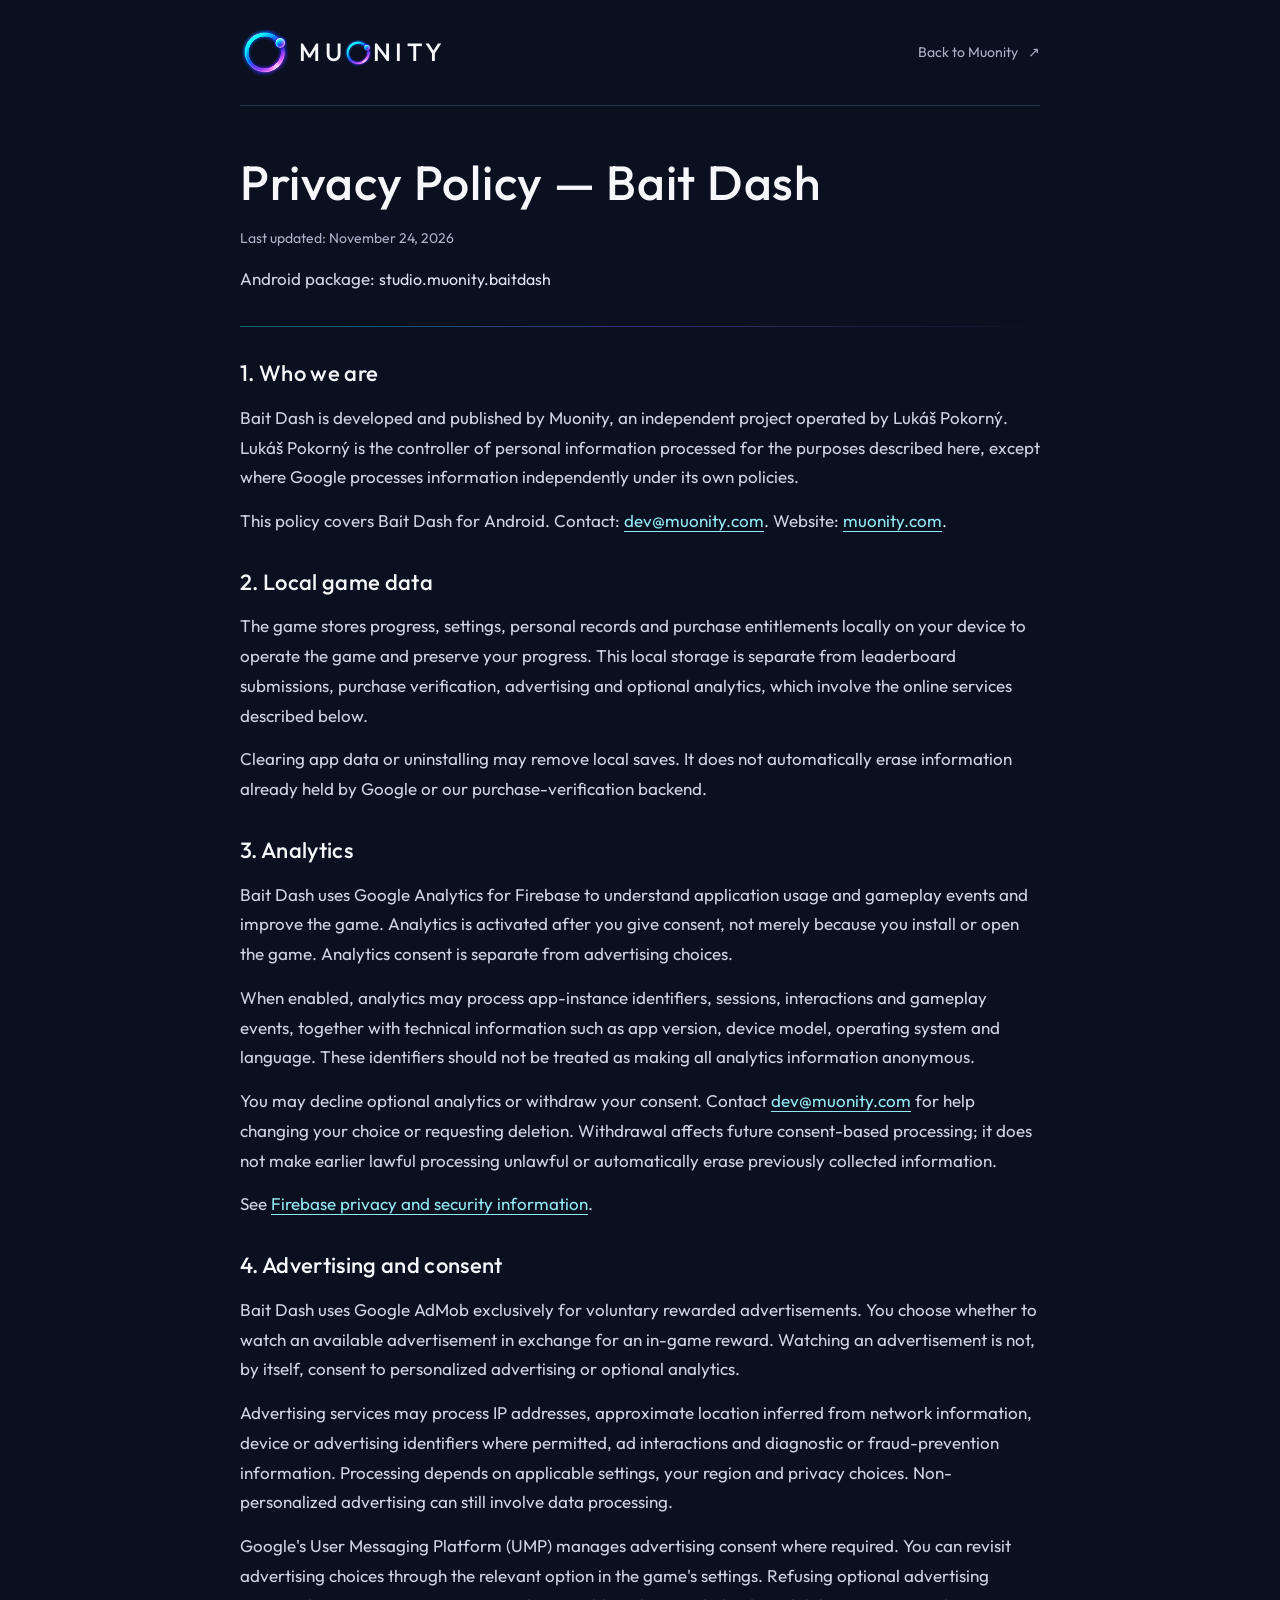
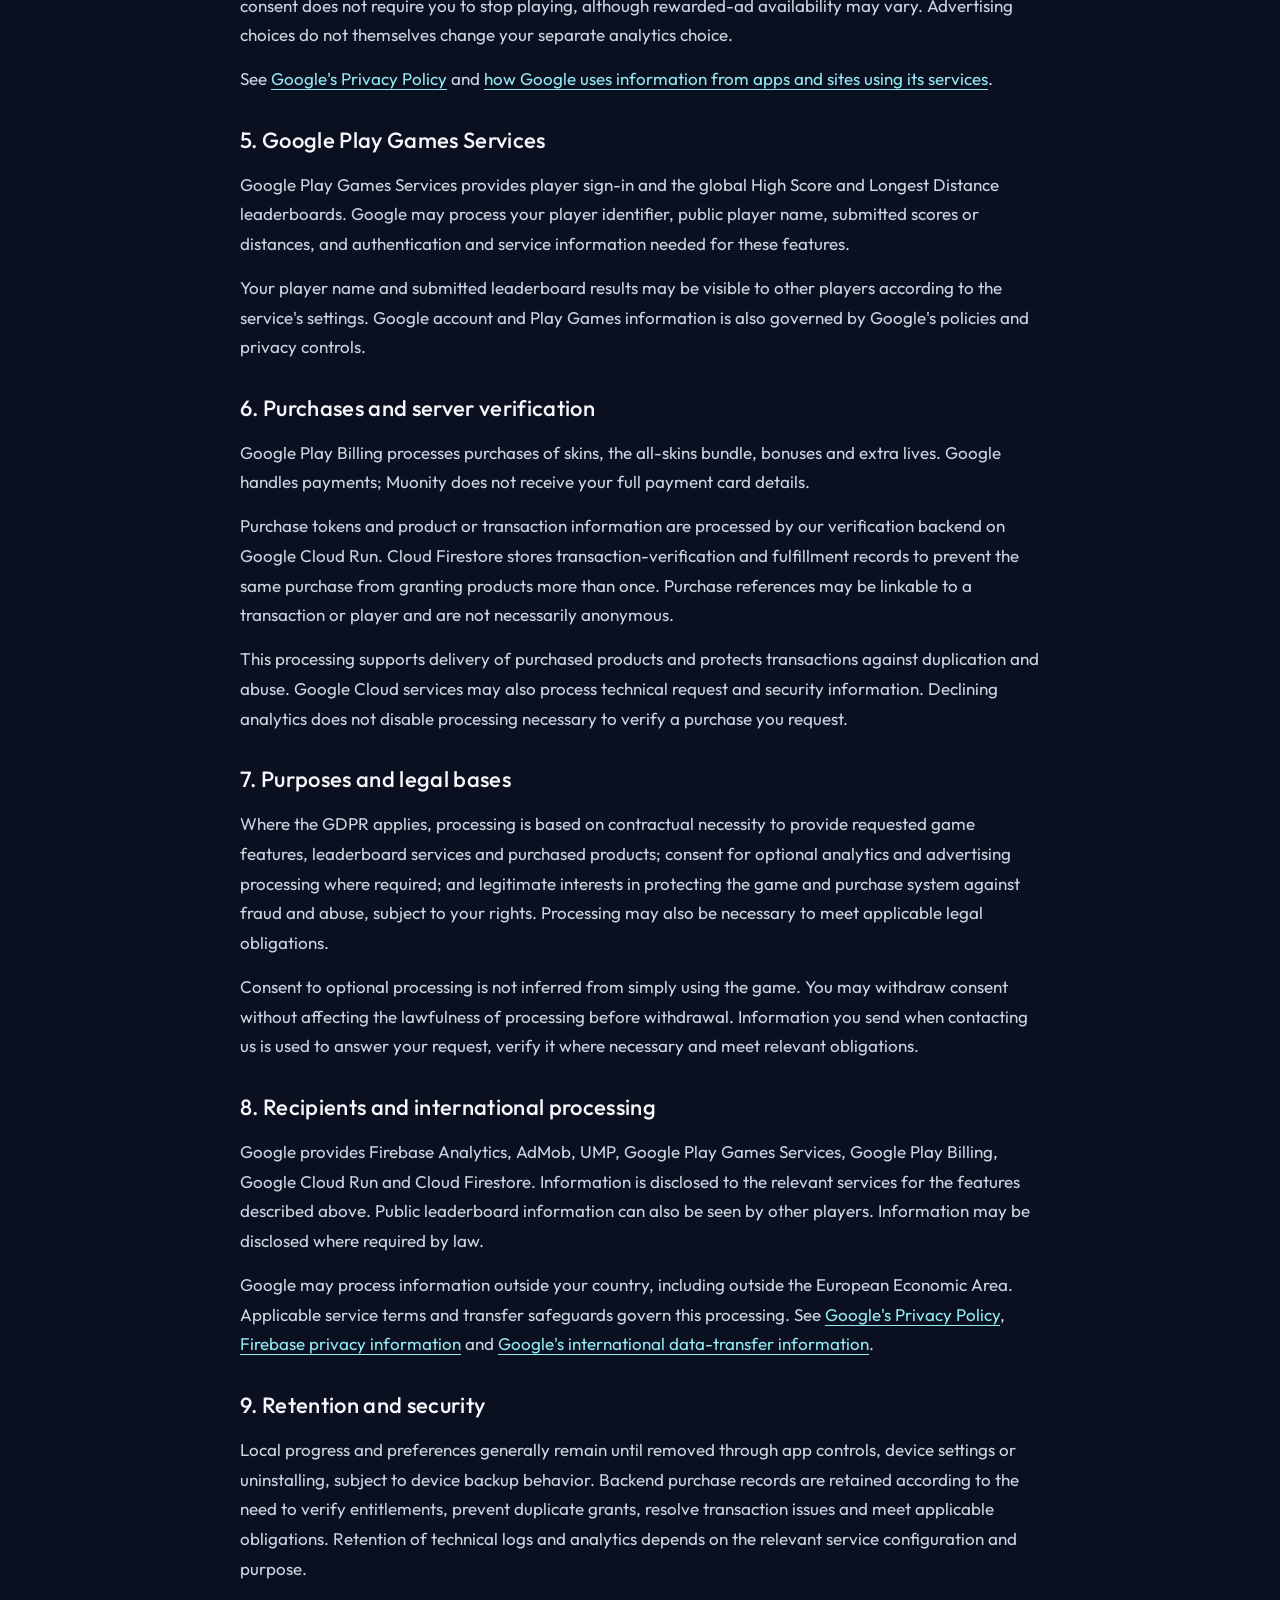
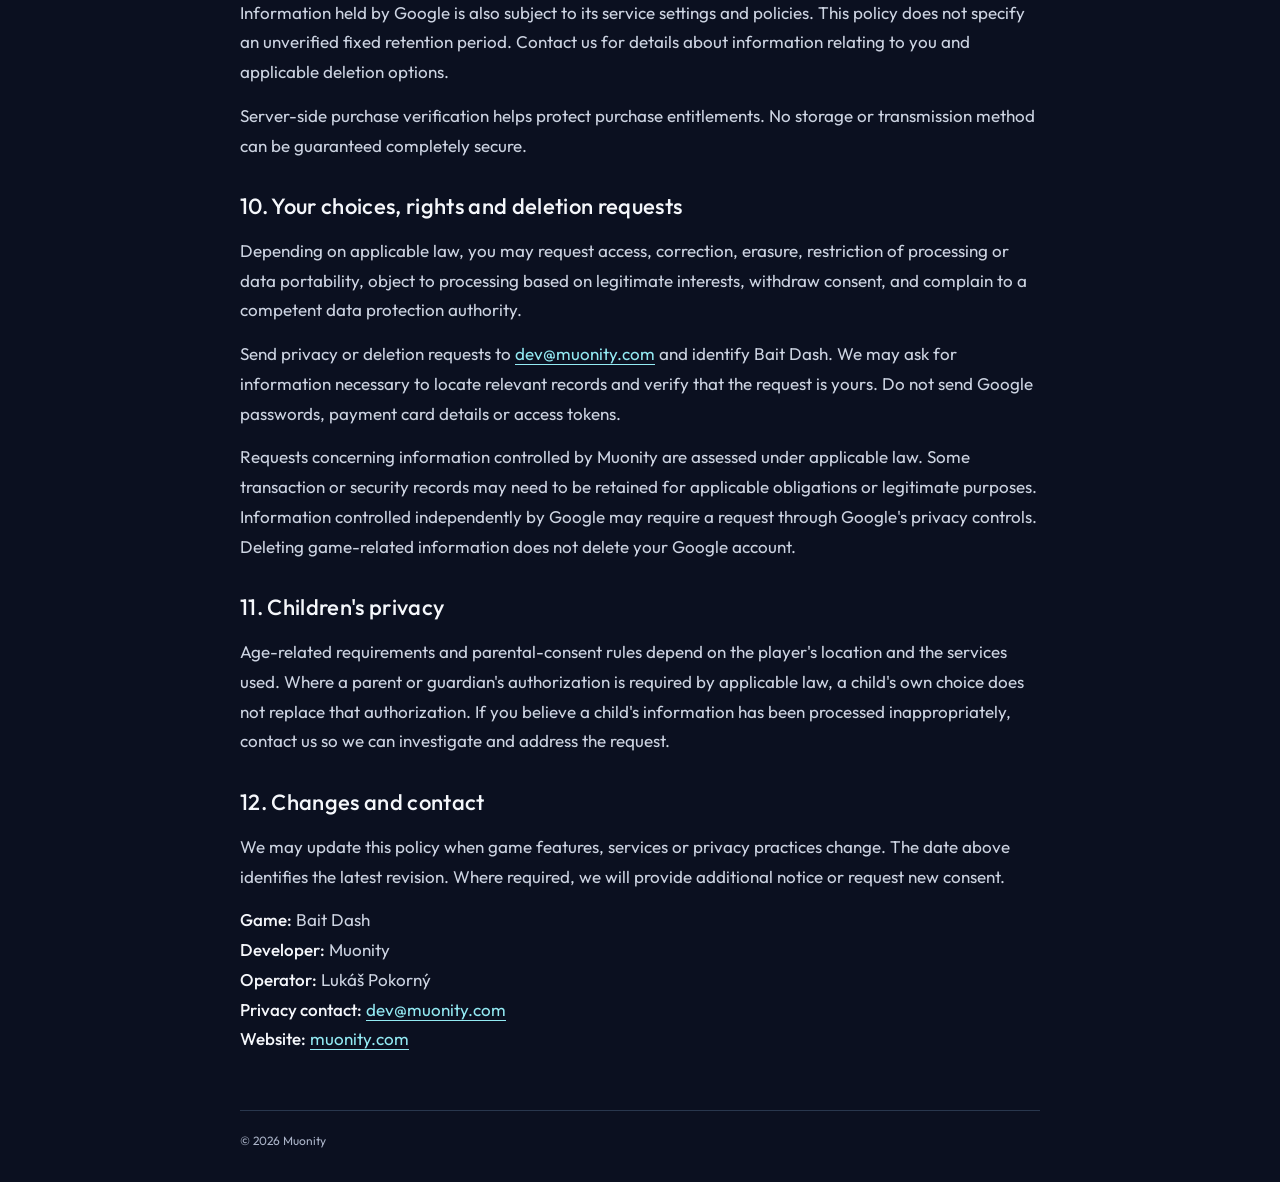
<file: privacy/bait-dash/index.html>
<!doctype html>
<html lang="en">
<head>
  <meta charset="utf-8">
  <meta name="viewport" content="width=device-width, initial-scale=1">
  <title>Bait Dash Privacy Policy | Muonity</title>
  <meta name="description" content="Bait Dash Privacy Policy: analytics consent, rewarded ads, leaderboards, purchase verification, local game data and your privacy rights.">
  <meta name="robots" content="index, follow">
  <meta name="theme-color" content="#0B1020">
  <link rel="canonical" href="https://muonity.com/privacy/bait-dash/">
  <link rel="icon" type="image/png" sizes="192x192" href="../../assets/icons/muonity-symbol.png">
  <link rel="icon" type="image/x-icon" sizes="16x16 32x32 48x48" href="../../favicon.ico">
  <link rel="apple-touch-icon" sizes="180x180" href="../../assets/icons/apple-touch-icon.png">
  <link rel="preload" href="../../assets/fonts/outfit-variable-1.woff2" as="font" type="font/woff2" crossorigin>
  <link rel="stylesheet" href="../../css/fonts.css">
  <link rel="stylesheet" href="../../css/styles.css">
  <link rel="stylesheet" href="../../css/privacy.css">
  <style>
    .bait-policy h3 { margin-top: 26px; color: var(--color-text); font-size: 19px; line-height: 1.4; font-weight: 500; }
    .bait-policy ul { margin-block: 14px; padding-left: 24px; color: #CDD4E2; }
    .bait-policy li + li { margin-top: 6px; }
  </style>
</head>

<body class="privacy-page">
  <a class="skip-link" href="#main">Skip to content</a>
  <header class="privacy-header privacy-container">
    <a class="brand" href="https://muonity.com/" aria-label="Muonity home">
        <img class="brand-symbol" src="../../assets/icons/muonity-symbol.png" width="192" height="192" alt="">
        <span class="wordmark" aria-hidden="true">MU<img src="../../assets/icons/muonity-symbol.png" width="192" height="192" alt="">NITY</span>
      </a>
    <a class="privacy-back" href="https://muonity.com/">Back to Muonity <span aria-hidden="true">↗</span></a>
  </header>
  <main class="privacy-document privacy-container bait-policy" id="main">
    <div class="privacy-intro">
      <h1>Privacy Policy — Bait Dash</h1>
      <p class="privacy-updated">Last updated: <time datetime="2026-11-24">November 24, 2026</time></p>
      <p>Android package: <code>studio.muonity.baitdash</code></p>
    </div>
    <section aria-labelledby="operator">
      <h2 id="operator">1. Who we are</h2>
      <p>Bait Dash is developed and published by Muonity, an independent project operated by Lukáš Pokorný. Lukáš Pokorný is the controller of personal information processed for the purposes described here, except where Google processes information independently under its own policies.</p>
      <p>This policy covers Bait Dash for Android. Contact: <a href="mailto:dev@muonity.com">dev@muonity.com</a>. Website: <a href="https://muonity.com/">muonity.com</a>.</p>
    </section>
    <section aria-labelledby="local-data">
      <h2 id="local-data">2. Local game data</h2>
      <p>The game stores progress, settings, personal records and purchase entitlements locally on your device to operate the game and preserve your progress. This local storage is separate from leaderboard submissions, purchase verification, advertising and optional analytics, which involve the online services described below.</p>
      <p>Clearing app data or uninstalling may remove local saves. It does not automatically erase information already held by Google or our purchase-verification backend.</p>
    </section>
    <section aria-labelledby="analytics">
      <h2 id="analytics">3. Analytics</h2>
      <p>Bait Dash uses Google Analytics for Firebase to understand application usage and gameplay events and improve the game. Analytics is activated after you give consent, not merely because you install or open the game. Analytics consent is separate from advertising choices.</p>
      <p>When enabled, analytics may process app-instance identifiers, sessions, interactions and gameplay events, together with technical information such as app version, device model, operating system and language. These identifiers should not be treated as making all analytics information anonymous.</p>
      <p>You may decline optional analytics or withdraw your consent. Contact <a href="mailto:dev@muonity.com">dev@muonity.com</a> for help changing your choice or requesting deletion. Withdrawal affects future consent-based processing; it does not make earlier lawful processing unlawful or automatically erase previously collected information.</p>
      <p>See <a href="https://firebase.google.com/support/privacy">Firebase privacy and security information</a>.</p>
    </section>
    <section aria-labelledby="advertising">
      <h2 id="advertising">4. Advertising and consent</h2>
      <p>Bait Dash uses Google AdMob exclusively for voluntary rewarded advertisements. You choose whether to watch an available advertisement in exchange for an in-game reward. Watching an advertisement is not, by itself, consent to personalized advertising or optional analytics.</p>
      <p>Advertising services may process IP addresses, approximate location inferred from network information, device or advertising identifiers where permitted, ad interactions and diagnostic or fraud-prevention information. Processing depends on applicable settings, your region and privacy choices. Non-personalized advertising can still involve data processing.</p>
      <p>Google's User Messaging Platform (UMP) manages advertising consent where required. You can revisit advertising choices through the relevant option in the game's settings. Refusing optional advertising consent does not require you to stop playing, although rewarded-ad availability may vary. Advertising choices do not themselves change your separate analytics choice.</p>
      <p>See <a href="https://policies.google.com/privacy">Google's Privacy Policy</a> and <a href="https://policies.google.com/technologies/partner-sites">how Google uses information from apps and sites using its services</a>.</p>
    </section>
    <section aria-labelledby="play-games">
      <h2 id="play-games">5. Google Play Games Services</h2>
      <p>Google Play Games Services provides player sign-in and the global High Score and Longest Distance leaderboards. Google may process your player identifier, public player name, submitted scores or distances, and authentication and service information needed for these features.</p>
      <p>Your player name and submitted leaderboard results may be visible to other players according to the service's settings. Google account and Play Games information is also governed by Google's policies and privacy controls.</p>
    </section>
    <section aria-labelledby="purchases">
      <h2 id="purchases">6. Purchases and server verification</h2>
      <p>Google Play Billing processes purchases of skins, the all-skins bundle, bonuses and extra lives. Google handles payments; Muonity does not receive your full payment card details.</p>
      <p>Purchase tokens and product or transaction information are processed by our verification backend on Google Cloud Run. Cloud Firestore stores transaction-verification and fulfillment records to prevent the same purchase from granting products more than once. Purchase references may be linkable to a transaction or player and are not necessarily anonymous.</p>
      <p>This processing supports delivery of purchased products and protects transactions against duplication and abuse. Google Cloud services may also process technical request and security information. Declining analytics does not disable processing necessary to verify a purchase you request.</p>
    </section>
    <section aria-labelledby="legal-bases">
      <h2 id="legal-bases">7. Purposes and legal bases</h2>
      <p>Where the GDPR applies, processing is based on contractual necessity to provide requested game features, leaderboard services and purchased products; consent for optional analytics and advertising processing where required; and legitimate interests in protecting the game and purchase system against fraud and abuse, subject to your rights. Processing may also be necessary to meet applicable legal obligations.</p>
      <p>Consent to optional processing is not inferred from simply using the game. You may withdraw consent without affecting the lawfulness of processing before withdrawal. Information you send when contacting us is used to answer your request, verify it where necessary and meet relevant obligations.</p>
    </section>
    <section aria-labelledby="providers">
      <h2 id="providers">8. Recipients and international processing</h2>
      <p>Google provides Firebase Analytics, AdMob, UMP, Google Play Games Services, Google Play Billing, Google Cloud Run and Cloud Firestore. Information is disclosed to the relevant services for the features described above. Public leaderboard information can also be seen by other players. Information may be disclosed where required by law.</p>
      <p>Google may process information outside your country, including outside the European Economic Area. Applicable service terms and transfer safeguards govern this processing. See <a href="https://policies.google.com/privacy">Google's Privacy Policy</a>, <a href="https://firebase.google.com/support/privacy">Firebase privacy information</a> and <a href="https://policies.google.com/privacy/frameworks">Google's international data-transfer information</a>.</p>
    </section>
    <section aria-labelledby="retention">
      <h2 id="retention">9. Retention and security</h2>
      <p>Local progress and preferences generally remain until removed through app controls, device settings or uninstalling, subject to device backup behavior. Backend purchase records are retained according to the need to verify entitlements, prevent duplicate grants, resolve transaction issues and meet applicable obligations. Retention of technical logs and analytics depends on the relevant service configuration and purpose.</p>
      <p>Information held by Google is also subject to its service settings and policies. This policy does not specify an unverified fixed retention period. Contact us for details about information relating to you and applicable deletion options.</p>
      <p>Server-side purchase verification helps protect purchase entitlements. No storage or transmission method can be guaranteed completely secure.</p>
    </section>
    <section aria-labelledby="rights">
      <h2 id="rights">10. Your choices, rights and deletion requests</h2>
      <p>Depending on applicable law, you may request access, correction, erasure, restriction of processing or data portability, object to processing based on legitimate interests, withdraw consent, and complain to a competent data protection authority.</p>
      <p>Send privacy or deletion requests to <a href="mailto:dev@muonity.com">dev@muonity.com</a> and identify Bait Dash. We may ask for information necessary to locate relevant records and verify that the request is yours. Do not send Google passwords, payment card details or access tokens.</p>
      <p>Requests concerning information controlled by Muonity are assessed under applicable law. Some transaction or security records may need to be retained for applicable obligations or legitimate purposes. Information controlled independently by Google may require a request through Google's privacy controls. Deleting game-related information does not delete your Google account.</p>
    </section>
    <section aria-labelledby="children">
      <h2 id="children">11. Children's privacy</h2>
      <p>Age-related requirements and parental-consent rules depend on the player's location and the services used. Where a parent or guardian's authorization is required by applicable law, a child's own choice does not replace that authorization. If you believe a child's information has been processed inappropriately, contact us so we can investigate and address the request.</p>
    </section>
    <section aria-labelledby="changes">
      <h2 id="changes">12. Changes and contact</h2>
      <p>We may update this policy when game features, services or privacy practices change. The date above identifies the latest revision. Where required, we will provide additional notice or request new consent.</p>
      <p><strong>Game:</strong> Bait Dash<br><strong>Developer:</strong> Muonity<br><strong>Operator:</strong> Lukáš Pokorný<br><strong>Privacy contact:</strong> <a href="mailto:dev@muonity.com">dev@muonity.com</a><br><strong>Website:</strong> <a href="https://muonity.com/">muonity.com</a></p>
    </section>
  </main>
  <footer class="privacy-footer privacy-container"><small>© 2026 Muonity</small></footer>
</body>
</html>
</file>
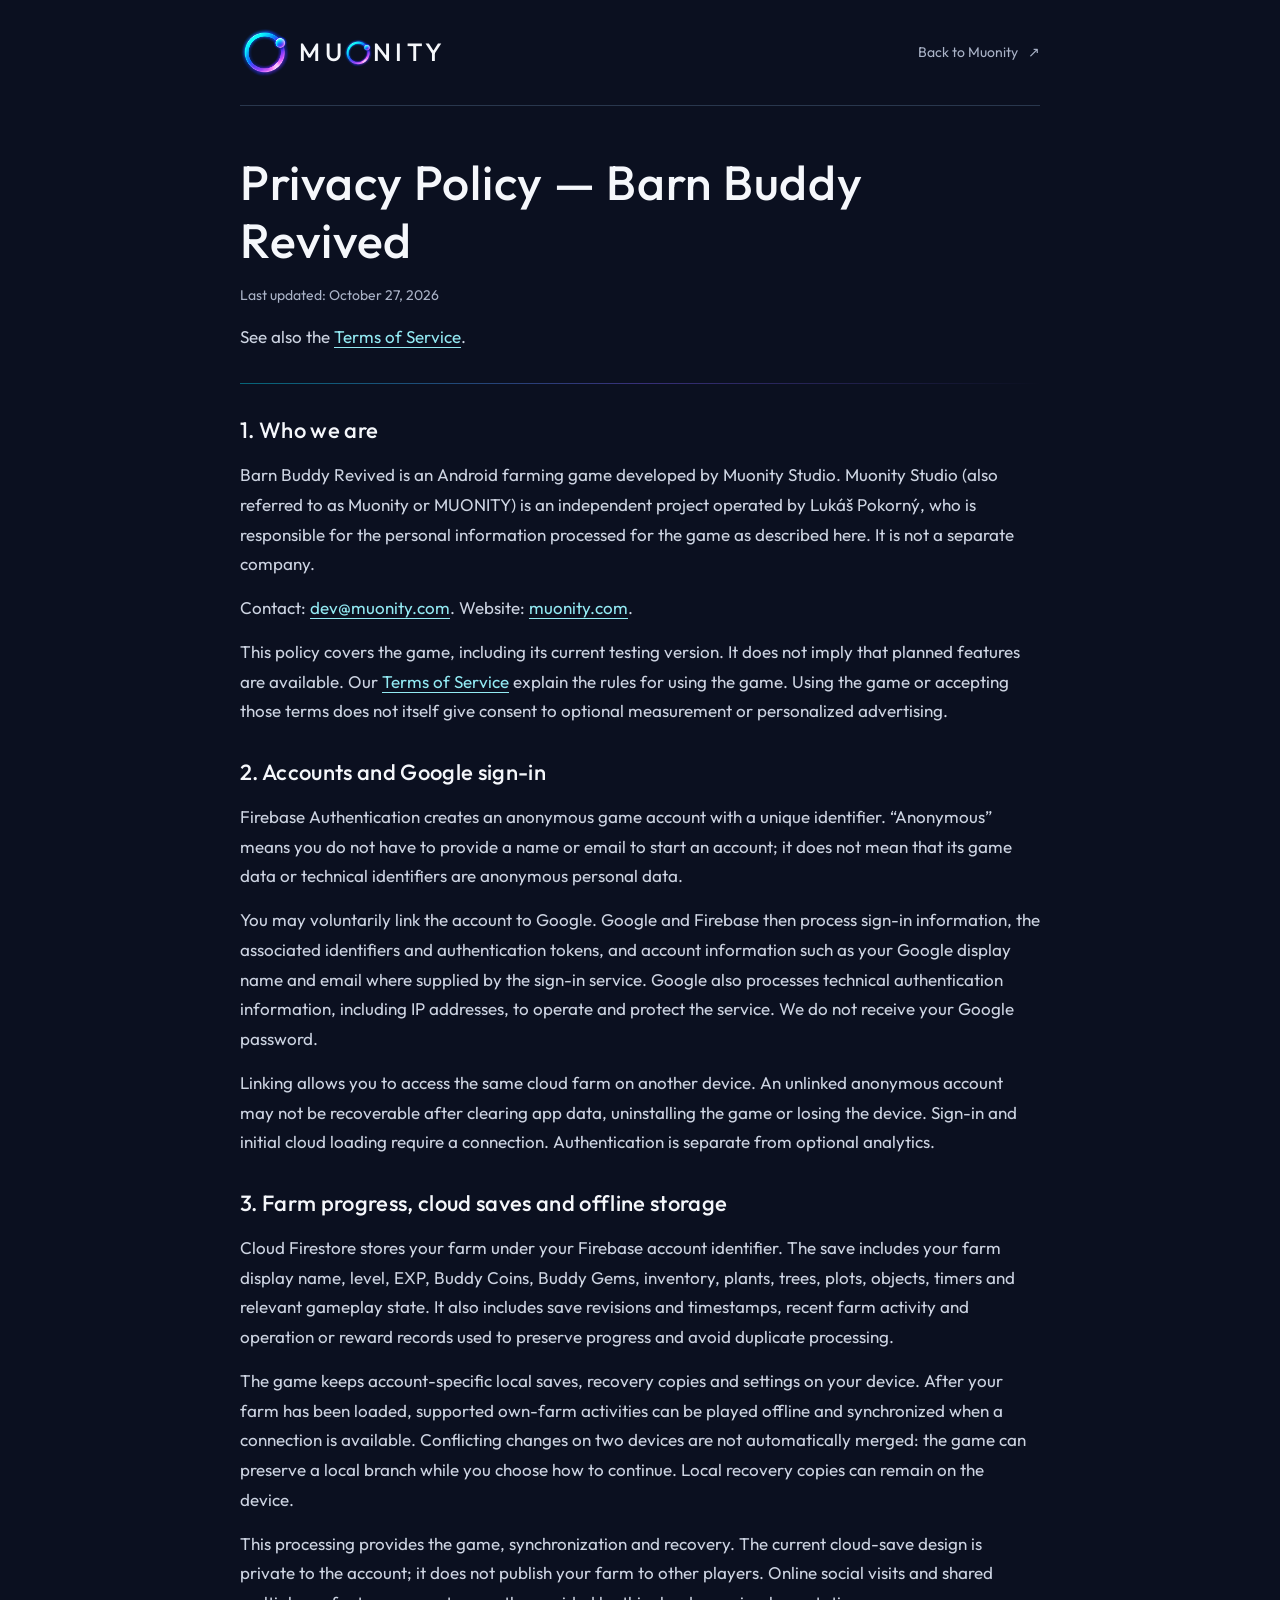
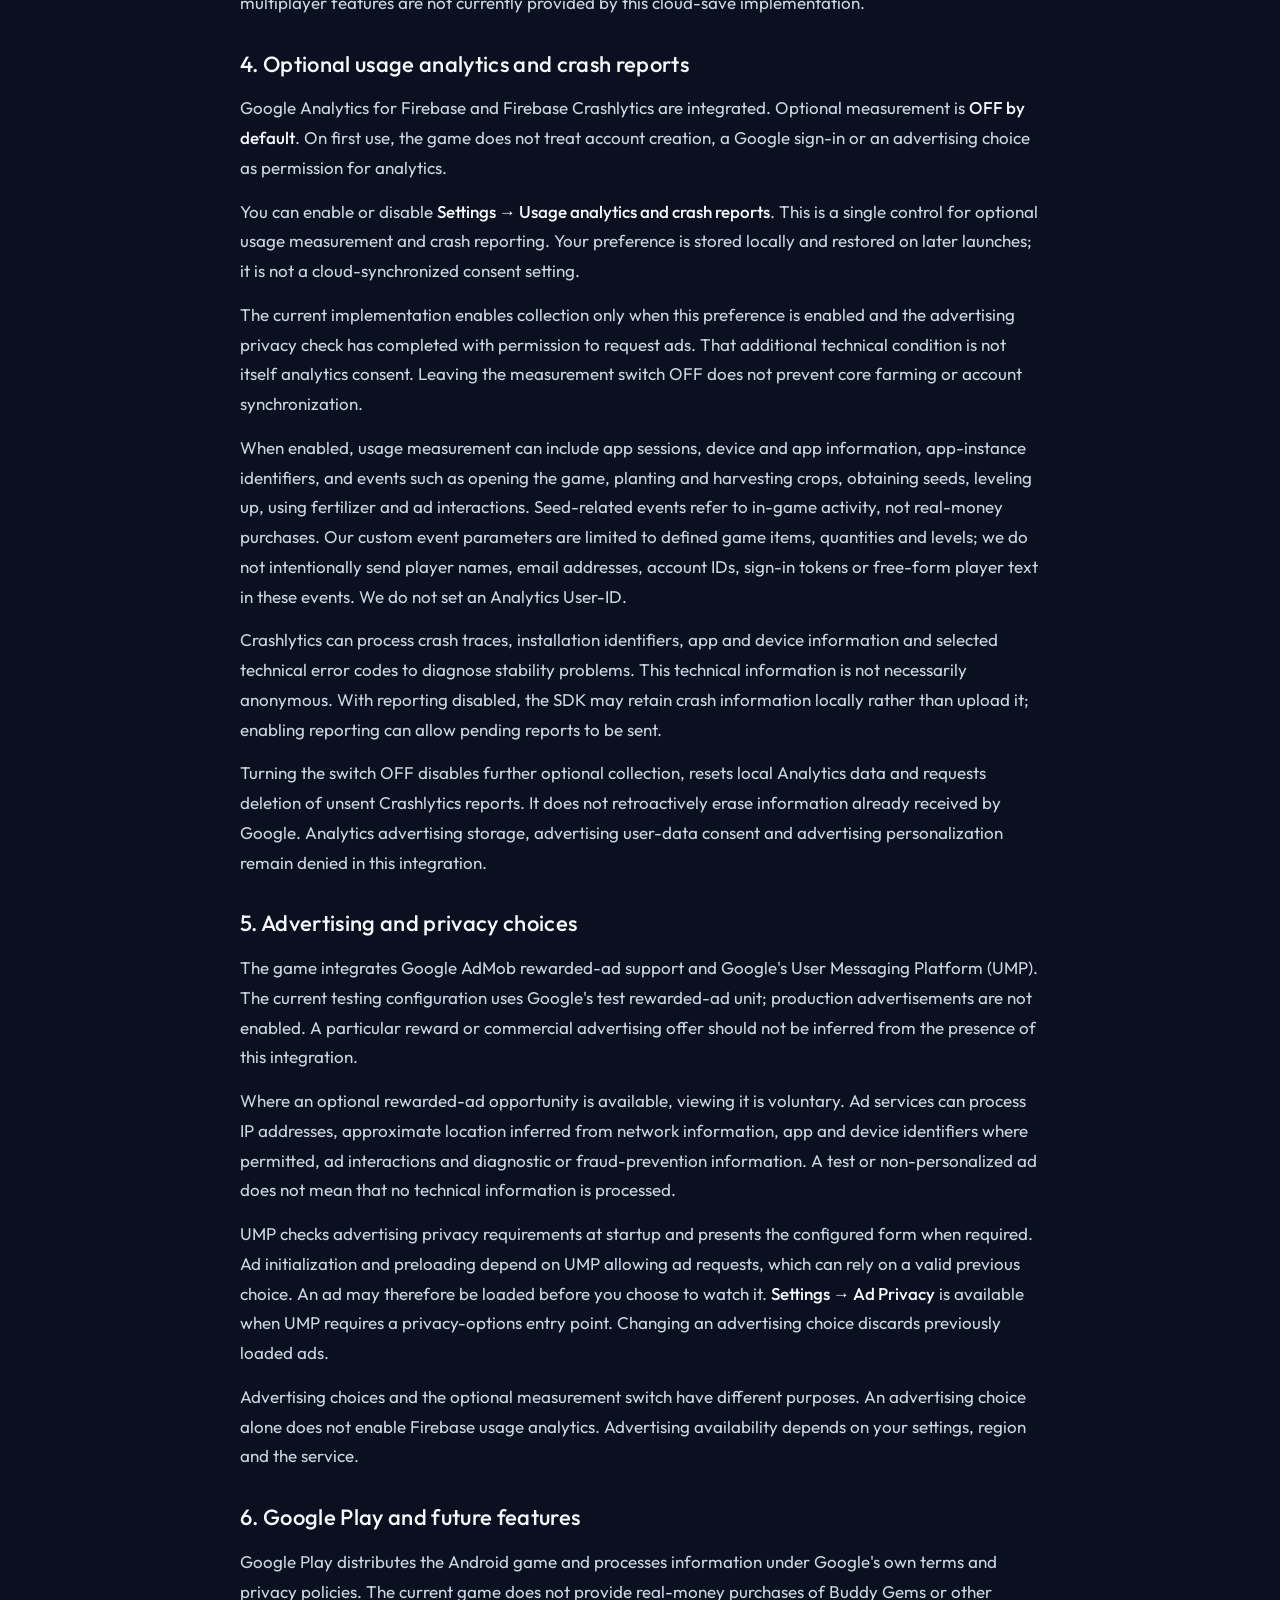
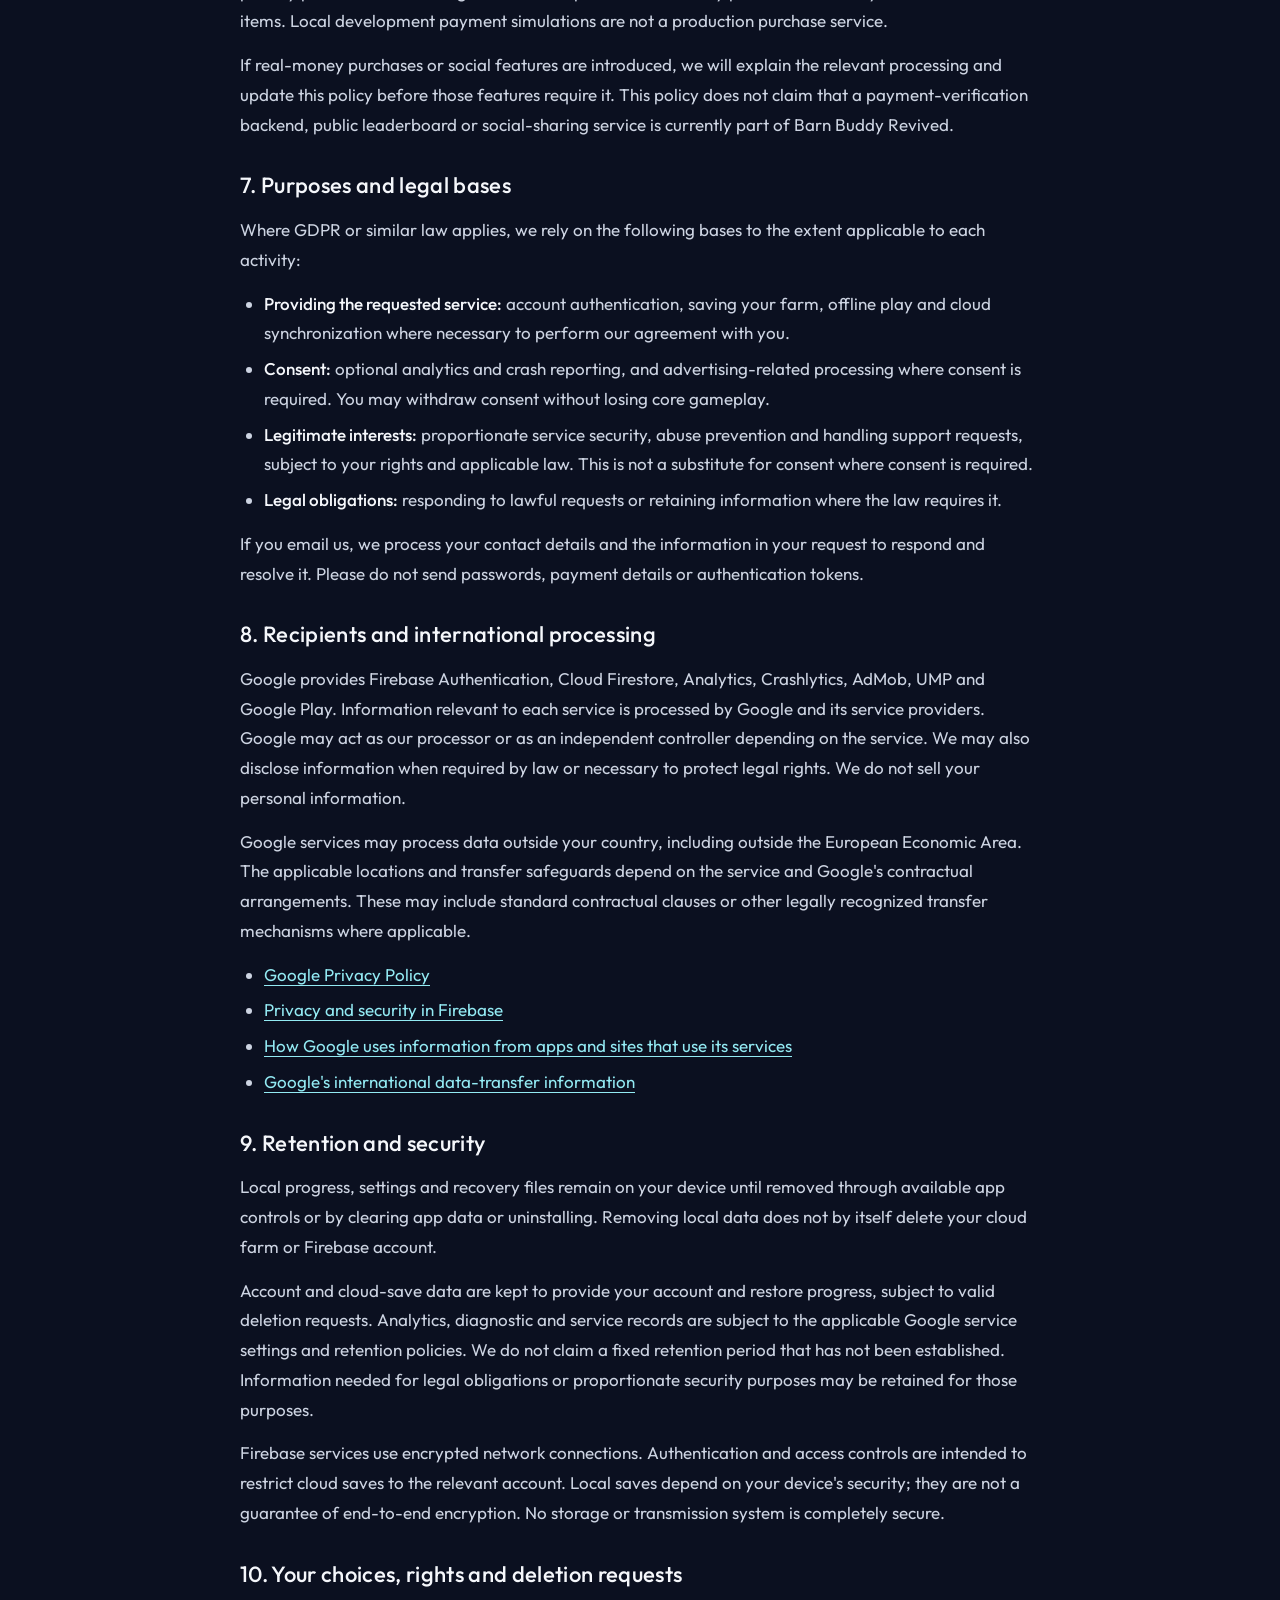
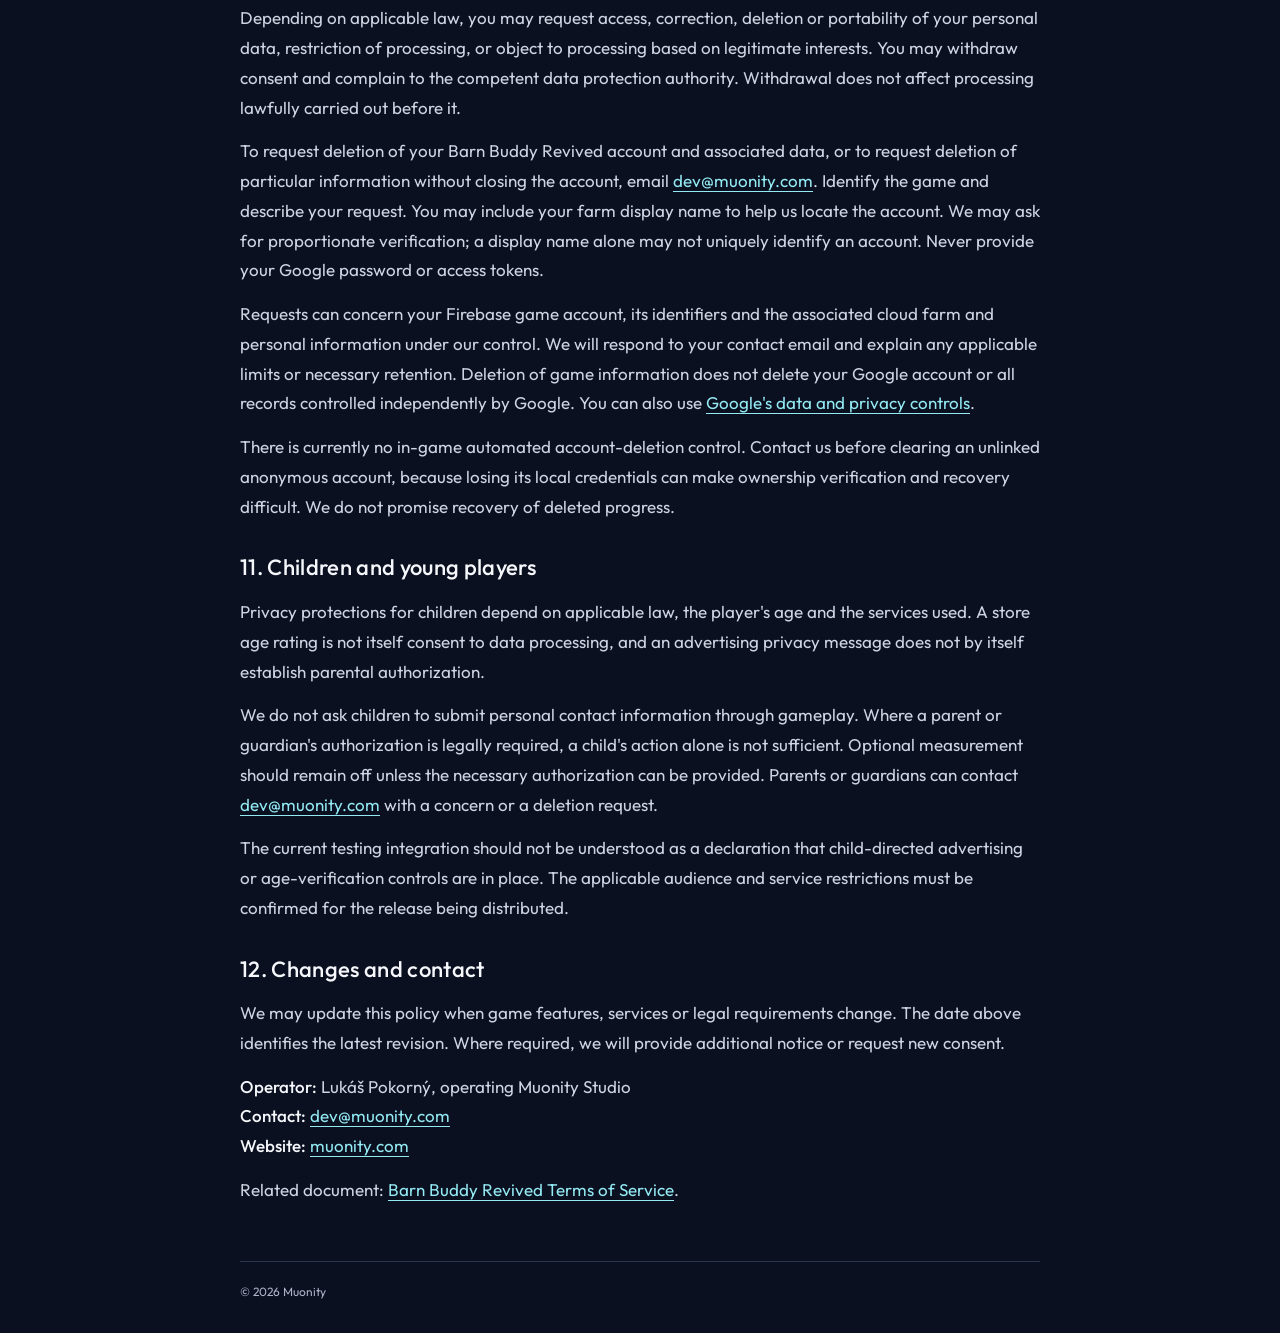
<file: privacy/barn-buddy-revived/index.html>
<!doctype html>
<html lang="en">
<head>
  <meta charset="utf-8">
  <meta name="viewport" content="width=device-width, initial-scale=1">
  <title>Privacy Policy — Barn Buddy Revived | Muonity</title>
  <meta name="description" content="Privacy information for Barn Buddy Revived: accounts, cloud saves, optional measurement, advertising choices and your data rights.">
  <meta name="robots" content="index, follow">
  <meta name="theme-color" content="#0B1020">
  <link rel="canonical" href="https://muonity.com/privacy/barn-buddy-revived/">
  <link rel="icon" type="image/png" sizes="192x192" href="../../assets/icons/muonity-symbol.png">
  <link rel="icon" type="image/x-icon" sizes="16x16 32x32 48x48" href="../../favicon.ico">
  <link rel="apple-touch-icon" sizes="180x180" href="../../assets/icons/apple-touch-icon.png">
  <link rel="preload" href="../../assets/fonts/outfit-variable-1.woff2" as="font" type="font/woff2" crossorigin>
  <link rel="stylesheet" href="../../css/fonts.css">
  <link rel="stylesheet" href="../../css/styles.css">
  <link rel="stylesheet" href="../../css/privacy.css">
  <style>
    .legal-policy h3 { margin-top: 26px; color: var(--color-text); font-size: 19px; line-height: 1.4; font-weight: 500; }
    .legal-policy ul { margin-block: 14px; padding-left: 24px; color: #CDD4E2; }
    .legal-policy li + li { margin-top: 6px; }
  </style>
</head>

<body class="privacy-page">
  <a class="skip-link" href="#main">Skip to content</a>
  <header class="privacy-header privacy-container">
    <a class="brand" href="https://muonity.com/" aria-label="Muonity home">
        <img class="brand-symbol" src="../../assets/icons/muonity-symbol.png" width="192" height="192" alt="">
        <span class="wordmark" aria-hidden="true">MU<img src="../../assets/icons/muonity-symbol.png" width="192" height="192" alt="">NITY</span>
      </a>
    <a class="privacy-back" href="https://muonity.com/">Back to Muonity <span aria-hidden="true">↗</span></a>
  </header>
  <main class="privacy-document privacy-container legal-policy" id="main">
    <div class="privacy-intro">
      <h1>Privacy Policy — Barn Buddy Revived</h1>
      <p class="privacy-updated">Last updated: <time datetime="2026-10-27">October 27, 2026</time></p>
      <p>See also the <a href="../../terms/barn-buddy-revived/">Terms of Service</a>.</p>
    </div>
    <section aria-labelledby="section-1">
      <h2 id="section-1">1. Who we are</h2>
      <p>Barn Buddy Revived is an Android farming game developed by Muonity Studio. Muonity Studio (also referred to as Muonity or MUONITY) is an independent project operated by Lukáš Pokorný, who is responsible for the personal information processed for the game as described here. It is not a separate company.</p>
      <p>Contact: <a href="mailto:dev@muonity.com">dev@muonity.com</a>. Website: <a href="https://muonity.com/">muonity.com</a>.</p>
      <p>This policy covers the game, including its current testing version. It does not imply that planned features are available. Our <a href="../../terms/barn-buddy-revived/">Terms of Service</a> explain the rules for using the game. Using the game or accepting those terms does not itself give consent to optional measurement or personalized advertising.</p>
    </section>
    <section aria-labelledby="section-2">
      <h2 id="section-2">2. Accounts and Google sign-in</h2>
      <p>Firebase Authentication creates an anonymous game account with a unique identifier. “Anonymous” means you do not have to provide a name or email to start an account; it does not mean that its game data or technical identifiers are anonymous personal data.</p>
      <p>You may voluntarily link the account to Google. Google and Firebase then process sign-in information, the associated identifiers and authentication tokens, and account information such as your Google display name and email where supplied by the sign-in service. Google also processes technical authentication information, including IP addresses, to operate and protect the service. We do not receive your Google password.</p>
      <p>Linking allows you to access the same cloud farm on another device. An unlinked anonymous account may not be recoverable after clearing app data, uninstalling the game or losing the device. Sign-in and initial cloud loading require a connection. Authentication is separate from optional analytics.</p>
    </section>
    <section aria-labelledby="section-3">
      <h2 id="section-3">3. Farm progress, cloud saves and offline storage</h2>
      <p>Cloud Firestore stores your farm under your Firebase account identifier. The save includes your farm display name, level, EXP, Buddy Coins, Buddy Gems, inventory, plants, trees, plots, objects, timers and relevant gameplay state. It also includes save revisions and timestamps, recent farm activity and operation or reward records used to preserve progress and avoid duplicate processing.</p>
      <p>The game keeps account-specific local saves, recovery copies and settings on your device. After your farm has been loaded, supported own-farm activities can be played offline and synchronized when a connection is available. Conflicting changes on two devices are not automatically merged: the game can preserve a local branch while you choose how to continue. Local recovery copies can remain on the device.</p>
      <p>This processing provides the game, synchronization and recovery. The current cloud-save design is private to the account; it does not publish your farm to other players. Online social visits and shared multiplayer features are not currently provided by this cloud-save implementation.</p>
    </section>
    <section aria-labelledby="section-4">
      <h2 id="section-4">4. Optional usage analytics and crash reports</h2>
      <p>Google Analytics for Firebase and Firebase Crashlytics are integrated. Optional measurement is <strong>OFF by default</strong>. On first use, the game does not treat account creation, a Google sign-in or an advertising choice as permission for analytics.</p>
      <p>You can enable or disable <strong>Settings → Usage analytics and crash reports</strong>. This is a single control for optional usage measurement and crash reporting. Your preference is stored locally and restored on later launches; it is not a cloud-synchronized consent setting.</p>
      <p>The current implementation enables collection only when this preference is enabled and the advertising privacy check has completed with permission to request ads. That additional technical condition is not itself analytics consent. Leaving the measurement switch OFF does not prevent core farming or account synchronization.</p>
      <p>When enabled, usage measurement can include app sessions, device and app information, app-instance identifiers, and events such as opening the game, planting and harvesting crops, obtaining seeds, leveling up, using fertilizer and ad interactions. Seed-related events refer to in-game activity, not real-money purchases. Our custom event parameters are limited to defined game items, quantities and levels; we do not intentionally send player names, email addresses, account IDs, sign-in tokens or free-form player text in these events. We do not set an Analytics User-ID.</p>
      <p>Crashlytics can process crash traces, installation identifiers, app and device information and selected technical error codes to diagnose stability problems. This technical information is not necessarily anonymous. With reporting disabled, the SDK may retain crash information locally rather than upload it; enabling reporting can allow pending reports to be sent.</p>
      <p>Turning the switch OFF disables further optional collection, resets local Analytics data and requests deletion of unsent Crashlytics reports. It does not retroactively erase information already received by Google. Analytics advertising storage, advertising user-data consent and advertising personalization remain denied in this integration.</p>
    </section>
    <section aria-labelledby="section-5">
      <h2 id="section-5">5. Advertising and privacy choices</h2>
      <p>The game integrates Google AdMob rewarded-ad support and Google's User Messaging Platform (UMP). The current testing configuration uses Google's test rewarded-ad unit; production advertisements are not enabled. A particular reward or commercial advertising offer should not be inferred from the presence of this integration.</p>
      <p>Where an optional rewarded-ad opportunity is available, viewing it is voluntary. Ad services can process IP addresses, approximate location inferred from network information, app and device identifiers where permitted, ad interactions and diagnostic or fraud-prevention information. A test or non-personalized ad does not mean that no technical information is processed.</p>
      <p>UMP checks advertising privacy requirements at startup and presents the configured form when required. Ad initialization and preloading depend on UMP allowing ad requests, which can rely on a valid previous choice. An ad may therefore be loaded before you choose to watch it. <strong>Settings → Ad Privacy</strong> is available when UMP requires a privacy-options entry point. Changing an advertising choice discards previously loaded ads.</p>
      <p>Advertising choices and the optional measurement switch have different purposes. An advertising choice alone does not enable Firebase usage analytics. Advertising availability depends on your settings, region and the service.</p>
    </section>
    <section aria-labelledby="section-6">
      <h2 id="section-6">6. Google Play and future features</h2>
      <p>Google Play distributes the Android game and processes information under Google's own terms and privacy policies. The current game does not provide real-money purchases of Buddy Gems or other items. Local development payment simulations are not a production purchase service.</p>
      <p>If real-money purchases or social features are introduced, we will explain the relevant processing and update this policy before those features require it. This policy does not claim that a payment-verification backend, public leaderboard or social-sharing service is currently part of Barn Buddy Revived.</p>
    </section>
    <section aria-labelledby="section-7">
      <h2 id="section-7">7. Purposes and legal bases</h2>
      <p>Where GDPR or similar law applies, we rely on the following bases to the extent applicable to each activity:</p>
      <ul><li><strong>Providing the requested service:</strong> account authentication, saving your farm, offline play and cloud synchronization where necessary to perform our agreement with you.</li><li><strong>Consent:</strong> optional analytics and crash reporting, and advertising-related processing where consent is required. You may withdraw consent without losing core gameplay.</li><li><strong>Legitimate interests:</strong> proportionate service security, abuse prevention and handling support requests, subject to your rights and applicable law. This is not a substitute for consent where consent is required.</li><li><strong>Legal obligations:</strong> responding to lawful requests or retaining information where the law requires it.</li></ul>
      <p>If you email us, we process your contact details and the information in your request to respond and resolve it. Please do not send passwords, payment details or authentication tokens.</p>
    </section>
    <section aria-labelledby="section-8">
      <h2 id="section-8">8. Recipients and international processing</h2>
      <p>Google provides Firebase Authentication, Cloud Firestore, Analytics, Crashlytics, AdMob, UMP and Google Play. Information relevant to each service is processed by Google and its service providers. Google may act as our processor or as an independent controller depending on the service. We may also disclose information when required by law or necessary to protect legal rights. We do not sell your personal information.</p>
      <p>Google services may process data outside your country, including outside the European Economic Area. The applicable locations and transfer safeguards depend on the service and Google's contractual arrangements. These may include standard contractual clauses or other legally recognized transfer mechanisms where applicable.</p>
      <ul><li><a href="https://policies.google.com/privacy">Google Privacy Policy</a></li><li><a href="https://firebase.google.com/support/privacy">Privacy and security in Firebase</a></li><li><a href="https://policies.google.com/technologies/partner-sites">How Google uses information from apps and sites that use its services</a></li><li><a href="https://policies.google.com/privacy/frameworks">Google's international data-transfer information</a></li></ul>
    </section>
    <section aria-labelledby="section-9">
      <h2 id="section-9">9. Retention and security</h2>
      <p>Local progress, settings and recovery files remain on your device until removed through available app controls or by clearing app data or uninstalling. Removing local data does not by itself delete your cloud farm or Firebase account.</p>
      <p>Account and cloud-save data are kept to provide your account and restore progress, subject to valid deletion requests. Analytics, diagnostic and service records are subject to the applicable Google service settings and retention policies. We do not claim a fixed retention period that has not been established. Information needed for legal obligations or proportionate security purposes may be retained for those purposes.</p>
      <p>Firebase services use encrypted network connections. Authentication and access controls are intended to restrict cloud saves to the relevant account. Local saves depend on your device's security; they are not a guarantee of end-to-end encryption. No storage or transmission system is completely secure.</p>
    </section>
    <section aria-labelledby="section-10">
      <h2 id="section-10">10. Your choices, rights and deletion requests</h2>
      <p>Depending on applicable law, you may request access, correction, deletion or portability of your personal data, restriction of processing, or object to processing based on legitimate interests. You may withdraw consent and complain to the competent data protection authority. Withdrawal does not affect processing lawfully carried out before it.</p>
      <p>To request deletion of your Barn Buddy Revived account and associated data, or to request deletion of particular information without closing the account, email <a href="mailto:dev@muonity.com?subject=Barn%20Buddy%20Revived%20%E2%80%93%20Account%20and%20Data%20Deletion">dev@muonity.com</a>. Identify the game and describe your request. You may include your farm display name to help us locate the account. We may ask for proportionate verification; a display name alone may not uniquely identify an account. Never provide your Google password or access tokens.</p>
      <p>Requests can concern your Firebase game account, its identifiers and the associated cloud farm and personal information under our control. We will respond to your contact email and explain any applicable limits or necessary retention. Deletion of game information does not delete your Google account or all records controlled independently by Google. You can also use <a href="https://myaccount.google.com/data-and-privacy">Google's data and privacy controls</a>.</p>
      <p>There is currently no in-game automated account-deletion control. Contact us before clearing an unlinked anonymous account, because losing its local credentials can make ownership verification and recovery difficult. We do not promise recovery of deleted progress.</p>
    </section>
    <section aria-labelledby="section-11">
      <h2 id="section-11">11. Children and young players</h2>
      <p>Privacy protections for children depend on applicable law, the player's age and the services used. A store age rating is not itself consent to data processing, and an advertising privacy message does not by itself establish parental authorization.</p>
      <p>We do not ask children to submit personal contact information through gameplay. Where a parent or guardian's authorization is legally required, a child's action alone is not sufficient. Optional measurement should remain off unless the necessary authorization can be provided. Parents or guardians can contact <a href="mailto:dev@muonity.com">dev@muonity.com</a> with a concern or a deletion request.</p>
      <p>The current testing integration should not be understood as a declaration that child-directed advertising or age-verification controls are in place. The applicable audience and service restrictions must be confirmed for the release being distributed.</p>
    </section>
    <section aria-labelledby="section-12">
      <h2 id="section-12">12. Changes and contact</h2>
      <p>We may update this policy when game features, services or legal requirements change. The date above identifies the latest revision. Where required, we will provide additional notice or request new consent.</p>
      <p><strong>Operator:</strong> Lukáš Pokorný, operating Muonity Studio<br><strong>Contact:</strong> <a href="mailto:dev@muonity.com">dev@muonity.com</a><br><strong>Website:</strong> <a href="https://muonity.com/">muonity.com</a></p>
      <p>Related document: <a href="../../terms/barn-buddy-revived/">Barn Buddy Revived Terms of Service</a>.</p>
    </section>
  </main>
  <footer class="privacy-footer privacy-container"><small>© 2026 Muonity</small></footer>
</body>
</html>
</file>
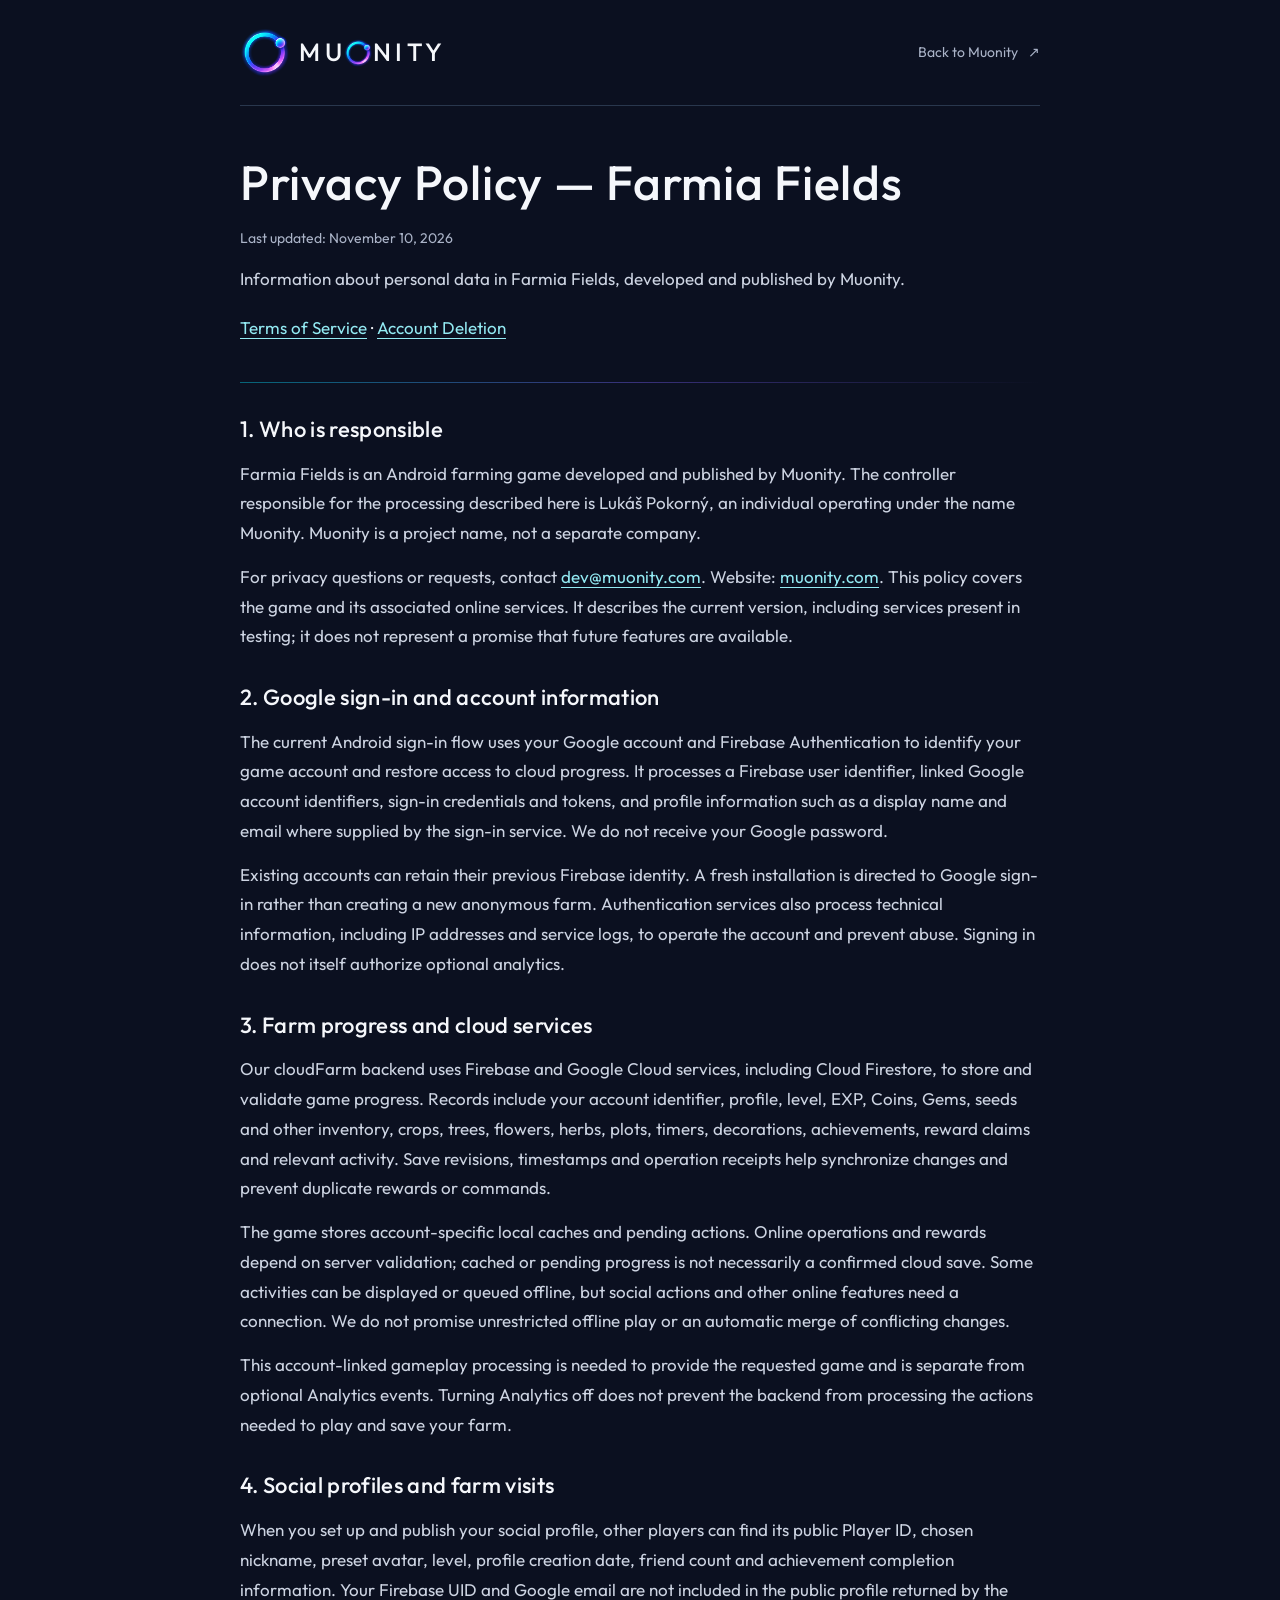
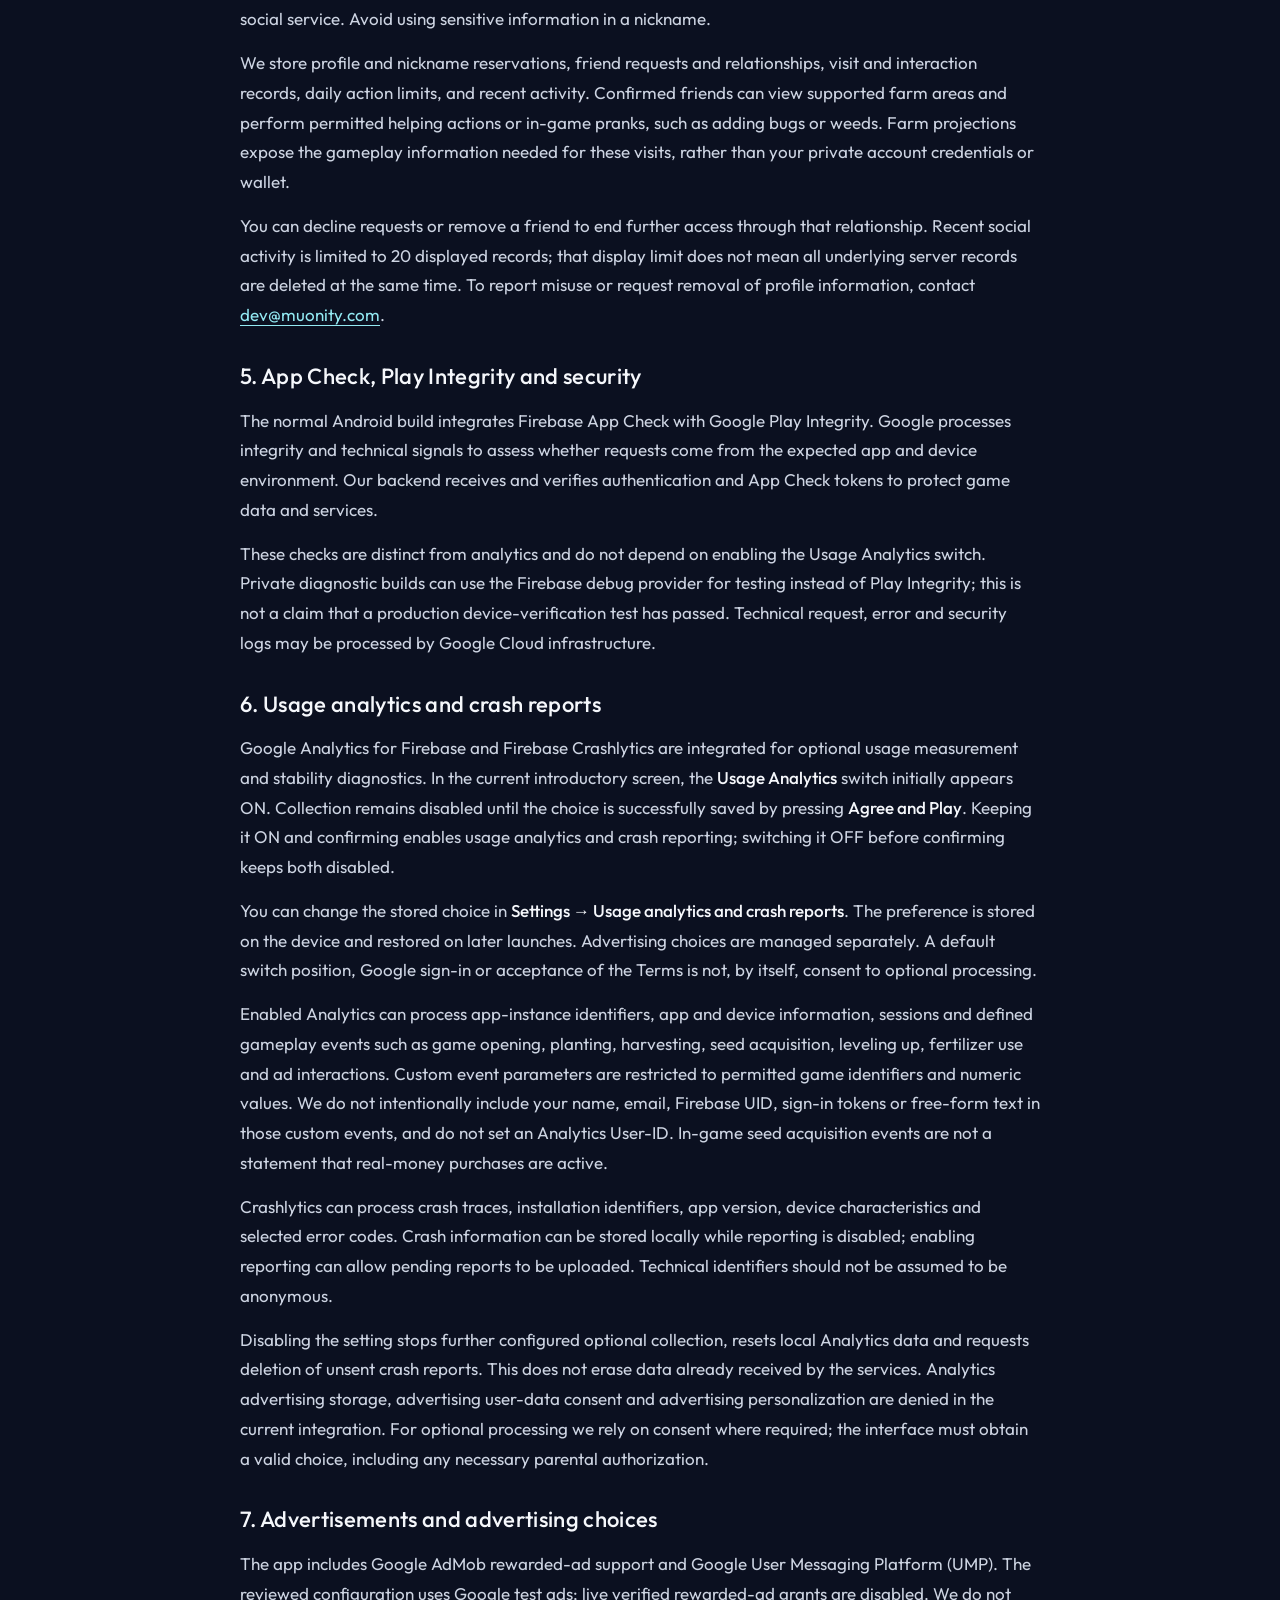
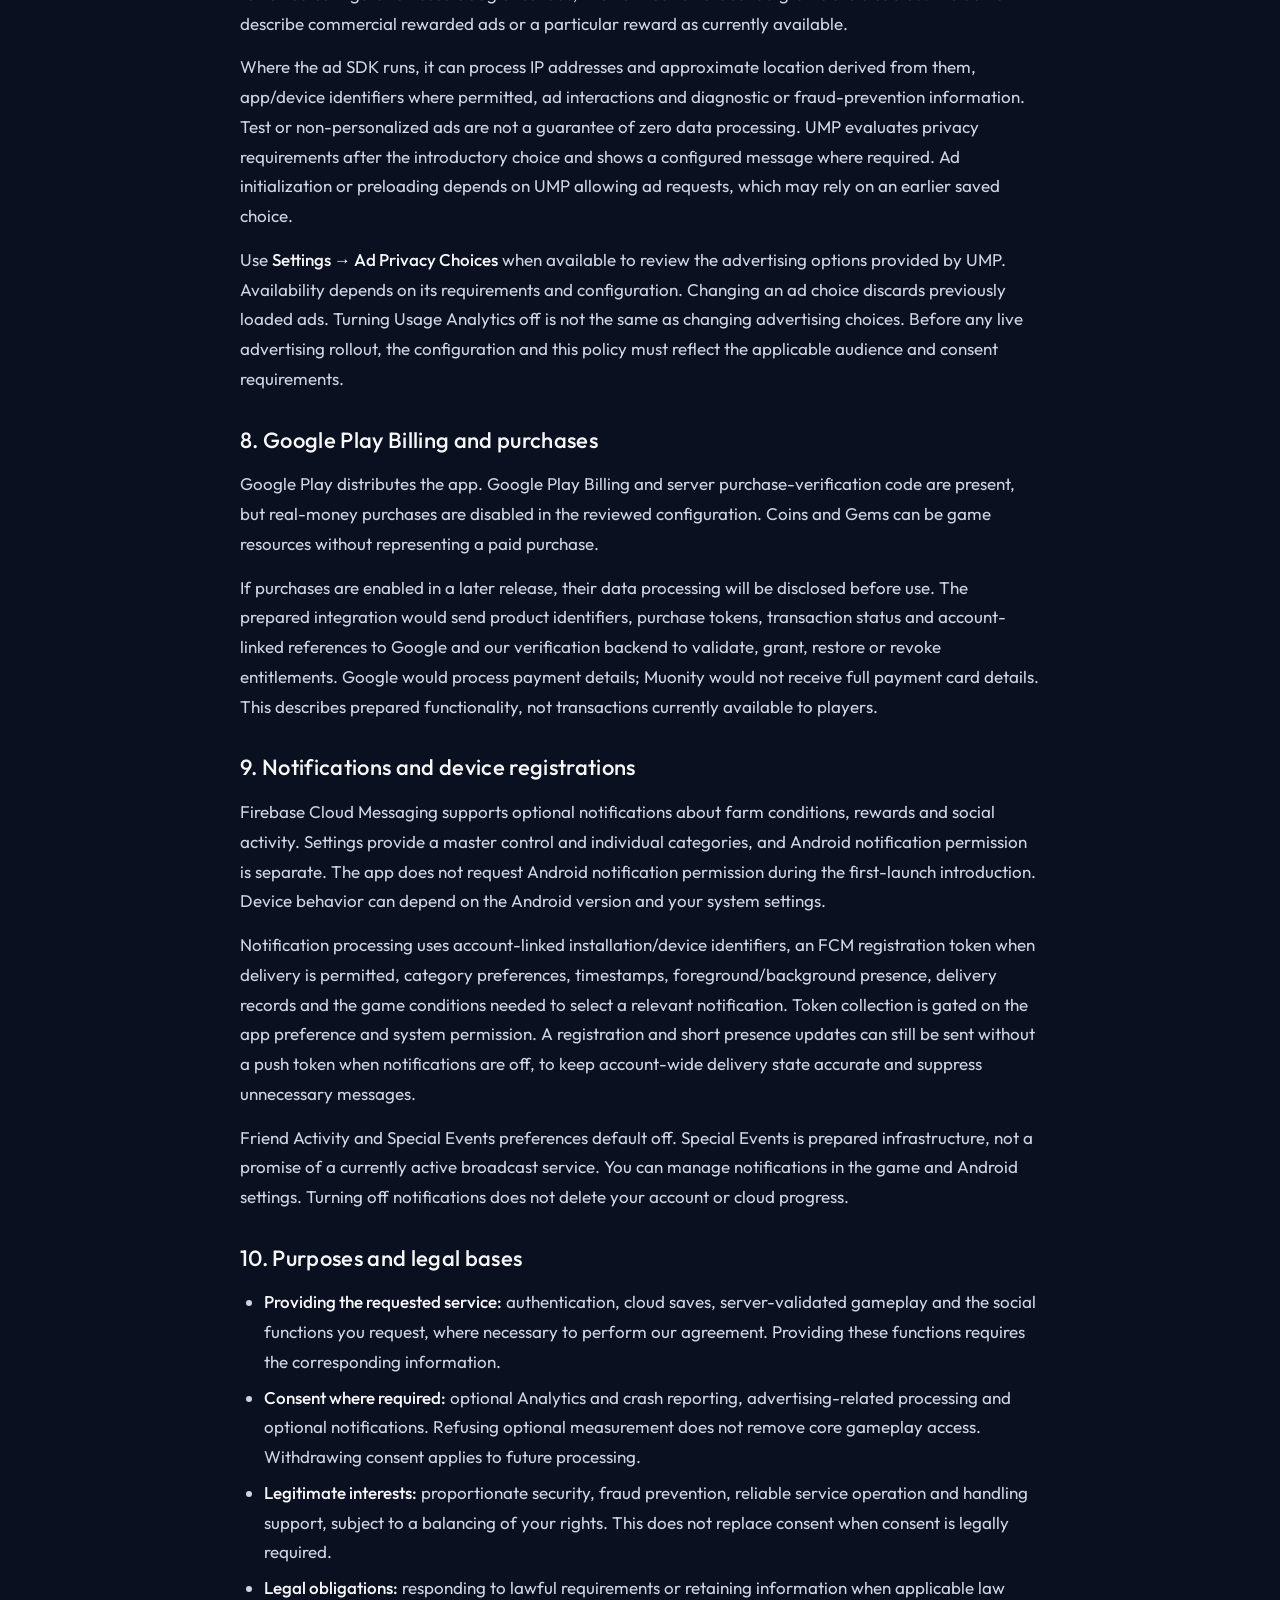
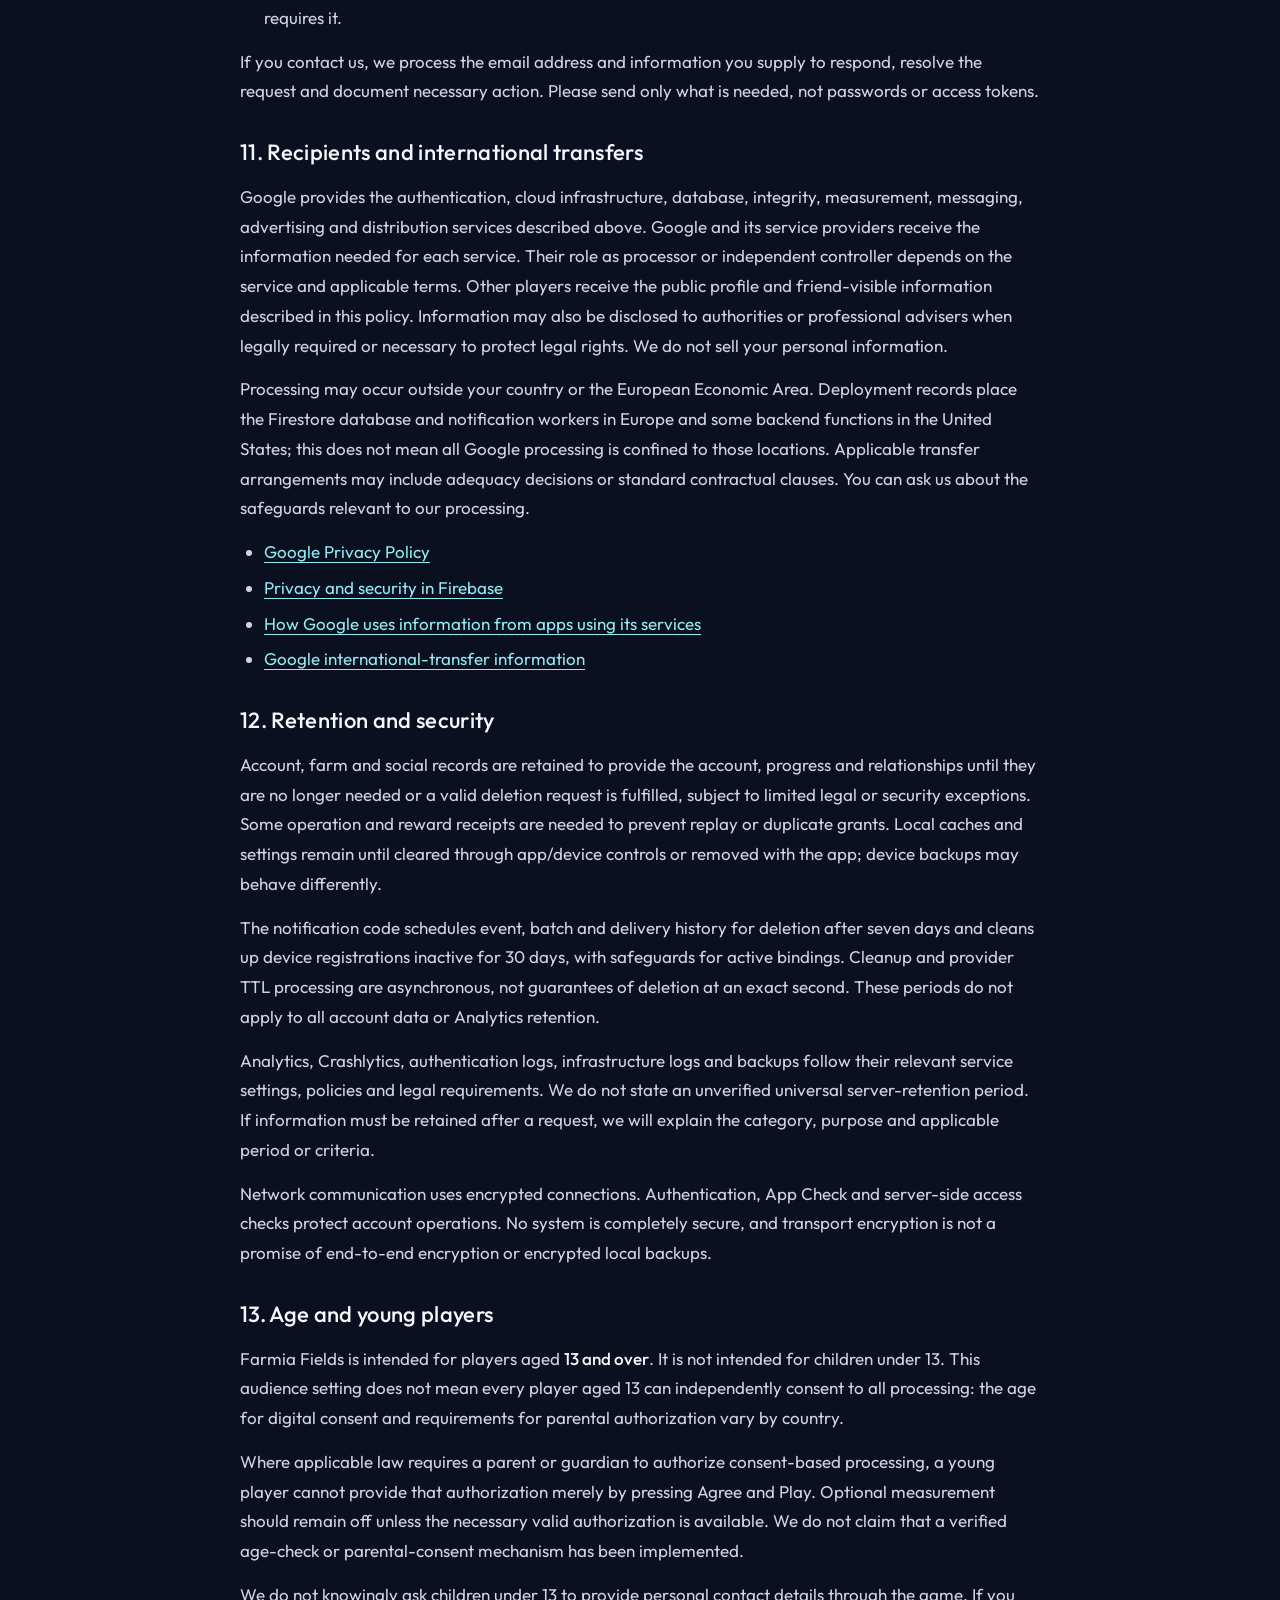
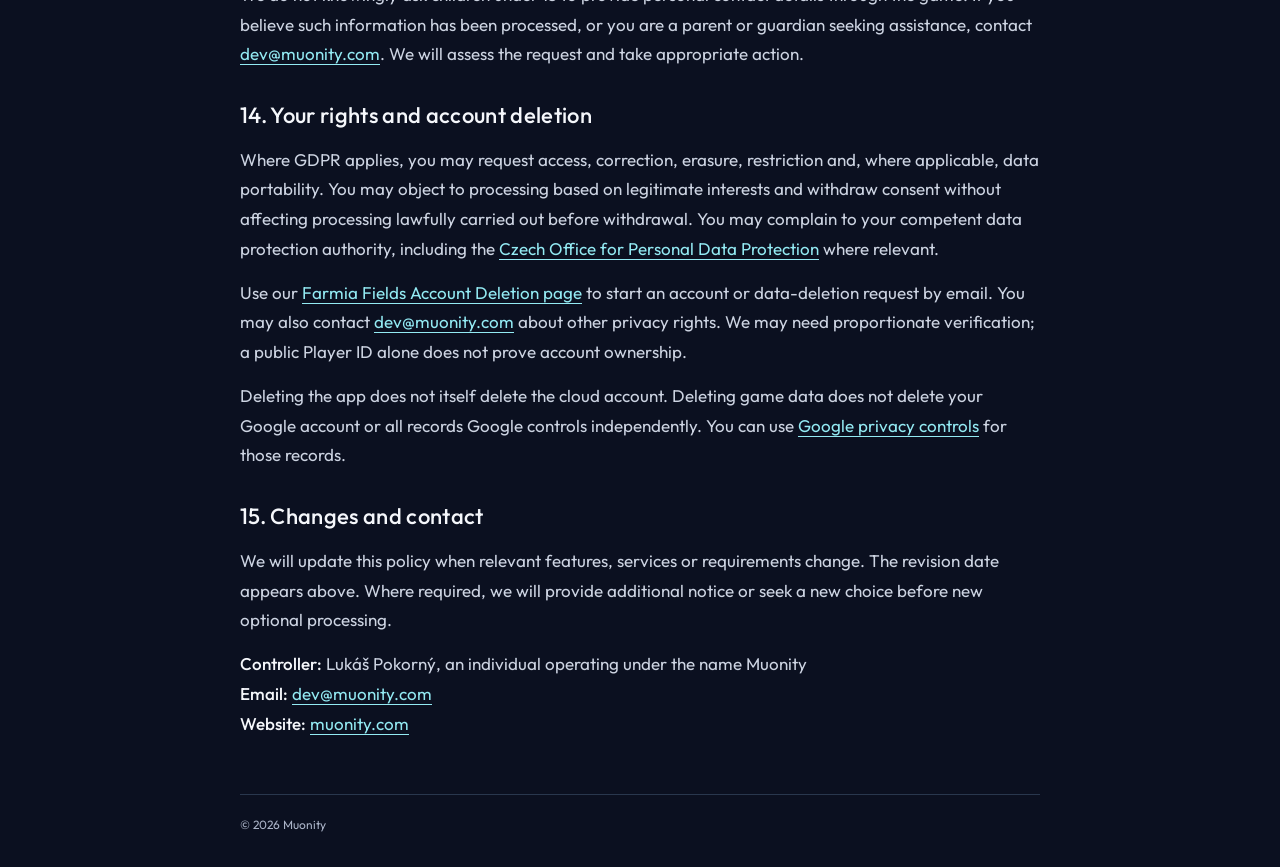
<file: privacy/farmia-fields/index.html>
<!doctype html>
<html lang="en">
<head>
  <meta charset="utf-8">
  <meta name="viewport" content="width=device-width, initial-scale=1">
  <title>Farmia Fields Privacy Policy | Muonity</title>
  <meta name="description" content="How Farmia Fields processes account, farm, social, notification and optional measurement data, and how to exercise privacy rights.">
  <meta name="robots" content="index, follow">
  <meta name="theme-color" content="#0B1020">
  <link rel="canonical" href="https://muonity.com/privacy/farmia-fields/">
  <link rel="icon" type="image/png" sizes="192x192" href="../../assets/icons/muonity-symbol.png">
  <link rel="icon" type="image/x-icon" sizes="16x16 32x32 48x48" href="../../favicon.ico">
  <link rel="apple-touch-icon" sizes="180x180" href="../../assets/icons/apple-touch-icon.png">
  <link rel="preload" href="../../assets/fonts/outfit-variable-1.woff2" as="font" type="font/woff2" crossorigin>
  <link rel="stylesheet" href="../../css/fonts.css">
  <link rel="stylesheet" href="../../css/styles.css">
  <link rel="stylesheet" href="../../css/privacy.css">
  <style>
    .legal-policy h3 { margin-top: 26px; color: var(--color-text); font-size: 19px; line-height: 1.4; font-weight: 500; }
    .legal-policy ul, .legal-policy ol { margin-block: 14px; padding-left: 24px; color: #CDD4E2; }
    .legal-policy li + li { margin-top: 6px; }
    .legal-policy nav { margin-top: 12px; }
    .legal-policy nav a { display: inline-flex; align-items: center; min-height: 44px; }
  </style>
</head>

<body class="privacy-page">
  <a class="skip-link" href="#main">Skip to content</a>
  <header class="privacy-header privacy-container">
    <a class="brand" href="https://muonity.com/" aria-label="Muonity home">
        <img class="brand-symbol" src="../../assets/icons/muonity-symbol.png" width="192" height="192" alt="">
        <span class="wordmark" aria-hidden="true">MU<img src="../../assets/icons/muonity-symbol.png" width="192" height="192" alt="">NITY</span>
      </a>
    <a class="privacy-back" href="https://muonity.com/">Back to Muonity <span aria-hidden="true">↗</span></a>
  </header>
  <main class="privacy-document privacy-container legal-policy" id="main">
    <div class="privacy-intro">
      <h1>Privacy Policy — Farmia Fields</h1>
      <p class="privacy-updated">Last updated: <time datetime="2026-11-10">November 10, 2026</time></p>
      <p>Information about personal data in Farmia Fields, developed and published by Muonity.</p>
      <nav aria-label="Farmia Fields legal documents"><a href="../../terms/farmia-fields/">Terms of Service</a> · <a href="../../account-deletion/farmia-fields/">Account Deletion</a></nav>
    </div>
    <section aria-labelledby="controller">
      <h2 id="controller">1. Who is responsible</h2>
      <p>Farmia Fields is an Android farming game developed and published by Muonity. The controller responsible for the processing described here is Lukáš Pokorný, an individual operating under the name Muonity. Muonity is a project name, not a separate company.</p>
      <p>For privacy questions or requests, contact <a href="mailto:dev@muonity.com">dev@muonity.com</a>. Website: <a href="https://muonity.com/">muonity.com</a>. This policy covers the game and its associated online services. It describes the current version, including services present in testing; it does not represent a promise that future features are available.</p>
    </section>
    <section aria-labelledby="account">
      <h2 id="account">2. Google sign-in and account information</h2>
      <p>The current Android sign-in flow uses your Google account and Firebase Authentication to identify your game account and restore access to cloud progress. It processes a Firebase user identifier, linked Google account identifiers, sign-in credentials and tokens, and profile information such as a display name and email where supplied by the sign-in service. We do not receive your Google password.</p>
      <p>Existing accounts can retain their previous Firebase identity. A fresh installation is directed to Google sign-in rather than creating a new anonymous farm. Authentication services also process technical information, including IP addresses and service logs, to operate the account and prevent abuse. Signing in does not itself authorize optional analytics.</p>
    </section>
    <section aria-labelledby="farm">
      <h2 id="farm">3. Farm progress and cloud services</h2>
      <p>Our cloudFarm backend uses Firebase and Google Cloud services, including Cloud Firestore, to store and validate game progress. Records include your account identifier, profile, level, EXP, Coins, Gems, seeds and other inventory, crops, trees, flowers, herbs, plots, timers, decorations, achievements, reward claims and relevant activity. Save revisions, timestamps and operation receipts help synchronize changes and prevent duplicate rewards or commands.</p>
      <p>The game stores account-specific local caches and pending actions. Online operations and rewards depend on server validation; cached or pending progress is not necessarily a confirmed cloud save. Some activities can be displayed or queued offline, but social actions and other online features need a connection. We do not promise unrestricted offline play or an automatic merge of conflicting changes.</p>
      <p>This account-linked gameplay processing is needed to provide the requested game and is separate from optional Analytics events. Turning Analytics off does not prevent the backend from processing the actions needed to play and save your farm.</p>
    </section>
    <section aria-labelledby="social">
      <h2 id="social">4. Social profiles and farm visits</h2>
      <p>When you set up and publish your social profile, other players can find its public Player ID, chosen nickname, preset avatar, level, profile creation date, friend count and achievement completion information. Your Firebase UID and Google email are not included in the public profile returned by the social service. Avoid using sensitive information in a nickname.</p>
      <p>We store profile and nickname reservations, friend requests and relationships, visit and interaction records, daily action limits, and recent activity. Confirmed friends can view supported farm areas and perform permitted helping actions or in-game pranks, such as adding bugs or weeds. Farm projections expose the gameplay information needed for these visits, rather than your private account credentials or wallet.</p>
      <p>You can decline requests or remove a friend to end further access through that relationship. Recent social activity is limited to 20 displayed records; that display limit does not mean all underlying server records are deleted at the same time. To report misuse or request removal of profile information, contact <a href="mailto:dev@muonity.com">dev@muonity.com</a>.</p>
    </section>
    <section aria-labelledby="security">
      <h2 id="security">5. App Check, Play Integrity and security</h2>
      <p>The normal Android build integrates Firebase App Check with Google Play Integrity. Google processes integrity and technical signals to assess whether requests come from the expected app and device environment. Our backend receives and verifies authentication and App Check tokens to protect game data and services.</p>
      <p>These checks are distinct from analytics and do not depend on enabling the Usage Analytics switch. Private diagnostic builds can use the Firebase debug provider for testing instead of Play Integrity; this is not a claim that a production device-verification test has passed. Technical request, error and security logs may be processed by Google Cloud infrastructure.</p>
    </section>
    <section aria-labelledby="measurement">
      <h2 id="measurement">6. Usage analytics and crash reports</h2>
      <p>Google Analytics for Firebase and Firebase Crashlytics are integrated for optional usage measurement and stability diagnostics. In the current introductory screen, the <strong>Usage Analytics</strong> switch initially appears ON. Collection remains disabled until the choice is successfully saved by pressing <strong>Agree and Play</strong>. Keeping it ON and confirming enables usage analytics and crash reporting; switching it OFF before confirming keeps both disabled.</p>
      <p>You can change the stored choice in <strong>Settings → Usage analytics and crash reports</strong>. The preference is stored on the device and restored on later launches. Advertising choices are managed separately. A default switch position, Google sign-in or acceptance of the Terms is not, by itself, consent to optional processing.</p>
      <p>Enabled Analytics can process app-instance identifiers, app and device information, sessions and defined gameplay events such as game opening, planting, harvesting, seed acquisition, leveling up, fertilizer use and ad interactions. Custom event parameters are restricted to permitted game identifiers and numeric values. We do not intentionally include your name, email, Firebase UID, sign-in tokens or free-form text in those custom events, and do not set an Analytics User-ID. In-game seed acquisition events are not a statement that real-money purchases are active.</p>
      <p>Crashlytics can process crash traces, installation identifiers, app version, device characteristics and selected error codes. Crash information can be stored locally while reporting is disabled; enabling reporting can allow pending reports to be uploaded. Technical identifiers should not be assumed to be anonymous.</p>
      <p>Disabling the setting stops further configured optional collection, resets local Analytics data and requests deletion of unsent crash reports. This does not erase data already received by the services. Analytics advertising storage, advertising user-data consent and advertising personalization are denied in the current integration. For optional processing we rely on consent where required; the interface must obtain a valid choice, including any necessary parental authorization.</p>
    </section>
    <section aria-labelledby="ads">
      <h2 id="ads">7. Advertisements and advertising choices</h2>
      <p>The app includes Google AdMob rewarded-ad support and Google User Messaging Platform (UMP). The reviewed configuration uses Google test ads; live verified rewarded-ad grants are disabled. We do not describe commercial rewarded ads or a particular reward as currently available.</p>
      <p>Where the ad SDK runs, it can process IP addresses and approximate location derived from them, app/device identifiers where permitted, ad interactions and diagnostic or fraud-prevention information. Test or non-personalized ads are not a guarantee of zero data processing. UMP evaluates privacy requirements after the introductory choice and shows a configured message where required. Ad initialization or preloading depends on UMP allowing ad requests, which may rely on an earlier saved choice.</p>
      <p>Use <strong>Settings → Ad Privacy Choices</strong> when available to review the advertising options provided by UMP. Availability depends on its requirements and configuration. Changing an ad choice discards previously loaded ads. Turning Usage Analytics off is not the same as changing advertising choices. Before any live advertising rollout, the configuration and this policy must reflect the applicable audience and consent requirements.</p>
    </section>
    <section aria-labelledby="purchases">
      <h2 id="purchases">8. Google Play Billing and purchases</h2>
      <p>Google Play distributes the app. Google Play Billing and server purchase-verification code are present, but real-money purchases are disabled in the reviewed configuration. Coins and Gems can be game resources without representing a paid purchase.</p>
      <p>If purchases are enabled in a later release, their data processing will be disclosed before use. The prepared integration would send product identifiers, purchase tokens, transaction status and account-linked references to Google and our verification backend to validate, grant, restore or revoke entitlements. Google would process payment details; Muonity would not receive full payment card details. This describes prepared functionality, not transactions currently available to players.</p>
    </section>
    <section aria-labelledby="notifications">
      <h2 id="notifications">9. Notifications and device registrations</h2>
      <p>Firebase Cloud Messaging supports optional notifications about farm conditions, rewards and social activity. Settings provide a master control and individual categories, and Android notification permission is separate. The app does not request Android notification permission during the first-launch introduction. Device behavior can depend on the Android version and your system settings.</p>
      <p>Notification processing uses account-linked installation/device identifiers, an FCM registration token when delivery is permitted, category preferences, timestamps, foreground/background presence, delivery records and the game conditions needed to select a relevant notification. Token collection is gated on the app preference and system permission. A registration and short presence updates can still be sent without a push token when notifications are off, to keep account-wide delivery state accurate and suppress unnecessary messages.</p>
      <p>Friend Activity and Special Events preferences default off. Special Events is prepared infrastructure, not a promise of a currently active broadcast service. You can manage notifications in the game and Android settings. Turning off notifications does not delete your account or cloud progress.</p>
    </section>
    <section aria-labelledby="bases">
      <h2 id="bases">10. Purposes and legal bases</h2>
      <ul><li><strong>Providing the requested service:</strong> authentication, cloud saves, server-validated gameplay and the social functions you request, where necessary to perform our agreement. Providing these functions requires the corresponding information.</li><li><strong>Consent where required:</strong> optional Analytics and crash reporting, advertising-related processing and optional notifications. Refusing optional measurement does not remove core gameplay access. Withdrawing consent applies to future processing.</li><li><strong>Legitimate interests:</strong> proportionate security, fraud prevention, reliable service operation and handling support, subject to a balancing of your rights. This does not replace consent when consent is legally required.</li><li><strong>Legal obligations:</strong> responding to lawful requirements or retaining information when applicable law requires it.</li></ul>
      <p>If you contact us, we process the email address and information you supply to respond, resolve the request and document necessary action. Please send only what is needed, not passwords or access tokens.</p>
    </section>
    <section aria-labelledby="recipients">
      <h2 id="recipients">11. Recipients and international transfers</h2>
      <p>Google provides the authentication, cloud infrastructure, database, integrity, measurement, messaging, advertising and distribution services described above. Google and its service providers receive the information needed for each service. Their role as processor or independent controller depends on the service and applicable terms. Other players receive the public profile and friend-visible information described in this policy. Information may also be disclosed to authorities or professional advisers when legally required or necessary to protect legal rights. We do not sell your personal information.</p>
      <p>Processing may occur outside your country or the European Economic Area. Deployment records place the Firestore database and notification workers in Europe and some backend functions in the United States; this does not mean all Google processing is confined to those locations. Applicable transfer arrangements may include adequacy decisions or standard contractual clauses. You can ask us about the safeguards relevant to our processing.</p>
      <ul><li><a href="https://policies.google.com/privacy">Google Privacy Policy</a></li><li><a href="https://firebase.google.com/support/privacy">Privacy and security in Firebase</a></li><li><a href="https://policies.google.com/technologies/partner-sites">How Google uses information from apps using its services</a></li><li><a href="https://policies.google.com/privacy/frameworks">Google international-transfer information</a></li></ul>
    </section>
    <section aria-labelledby="retention">
      <h2 id="retention">12. Retention and security</h2>
      <p>Account, farm and social records are retained to provide the account, progress and relationships until they are no longer needed or a valid deletion request is fulfilled, subject to limited legal or security exceptions. Some operation and reward receipts are needed to prevent replay or duplicate grants. Local caches and settings remain until cleared through app/device controls or removed with the app; device backups may behave differently.</p>
      <p>The notification code schedules event, batch and delivery history for deletion after seven days and cleans up device registrations inactive for 30 days, with safeguards for active bindings. Cleanup and provider TTL processing are asynchronous, not guarantees of deletion at an exact second. These periods do not apply to all account data or Analytics retention.</p>
      <p>Analytics, Crashlytics, authentication logs, infrastructure logs and backups follow their relevant service settings, policies and legal requirements. We do not state an unverified universal server-retention period. If information must be retained after a request, we will explain the category, purpose and applicable period or criteria.</p>
      <p>Network communication uses encrypted connections. Authentication, App Check and server-side access checks protect account operations. No system is completely secure, and transport encryption is not a promise of end-to-end encryption or encrypted local backups.</p>
    </section>
    <section aria-labelledby="children">
      <h2 id="children">13. Age and young players</h2>
      <p>Farmia Fields is intended for players aged <strong>13 and over</strong>. It is not intended for children under 13. This audience setting does not mean every player aged 13 can independently consent to all processing: the age for digital consent and requirements for parental authorization vary by country.</p>
      <p>Where applicable law requires a parent or guardian to authorize consent-based processing, a young player cannot provide that authorization merely by pressing Agree and Play. Optional measurement should remain off unless the necessary valid authorization is available. We do not claim that a verified age-check or parental-consent mechanism has been implemented.</p>
      <p>We do not knowingly ask children under 13 to provide personal contact details through the game. If you believe such information has been processed, or you are a parent or guardian seeking assistance, contact <a href="mailto:dev@muonity.com">dev@muonity.com</a>. We will assess the request and take appropriate action.</p>
    </section>
    <section aria-labelledby="rights">
      <h2 id="rights">14. Your rights and account deletion</h2>
      <p>Where GDPR applies, you may request access, correction, erasure, restriction and, where applicable, data portability. You may object to processing based on legitimate interests and withdraw consent without affecting processing lawfully carried out before withdrawal. You may complain to your competent data protection authority, including the <a href="https://uoou.gov.cz/en">Czech Office for Personal Data Protection</a> where relevant.</p>
      <p>Use our <a href="../../account-deletion/farmia-fields/">Farmia Fields Account Deletion page</a> to start an account or data-deletion request by email. You may also contact <a href="mailto:dev@muonity.com">dev@muonity.com</a> about other privacy rights. We may need proportionate verification; a public Player ID alone does not prove account ownership.</p>
      <p>Deleting the app does not itself delete the cloud account. Deleting game data does not delete your Google account or all records Google controls independently. You can use <a href="https://myaccount.google.com/data-and-privacy">Google privacy controls</a> for those records.</p>
    </section>
    <section aria-labelledby="changes">
      <h2 id="changes">15. Changes and contact</h2>
      <p>We will update this policy when relevant features, services or requirements change. The revision date appears above. Where required, we will provide additional notice or seek a new choice before new optional processing.</p>
      <p><strong>Controller:</strong> Lukáš Pokorný, an individual operating under the name Muonity<br><strong>Email:</strong> <a href="mailto:dev@muonity.com">dev@muonity.com</a><br><strong>Website:</strong> <a href="https://muonity.com/">muonity.com</a></p>
    </section>
  </main>
  <footer class="privacy-footer privacy-container"><small>© 2026 Muonity</small></footer>
</body>
</html>
</file>
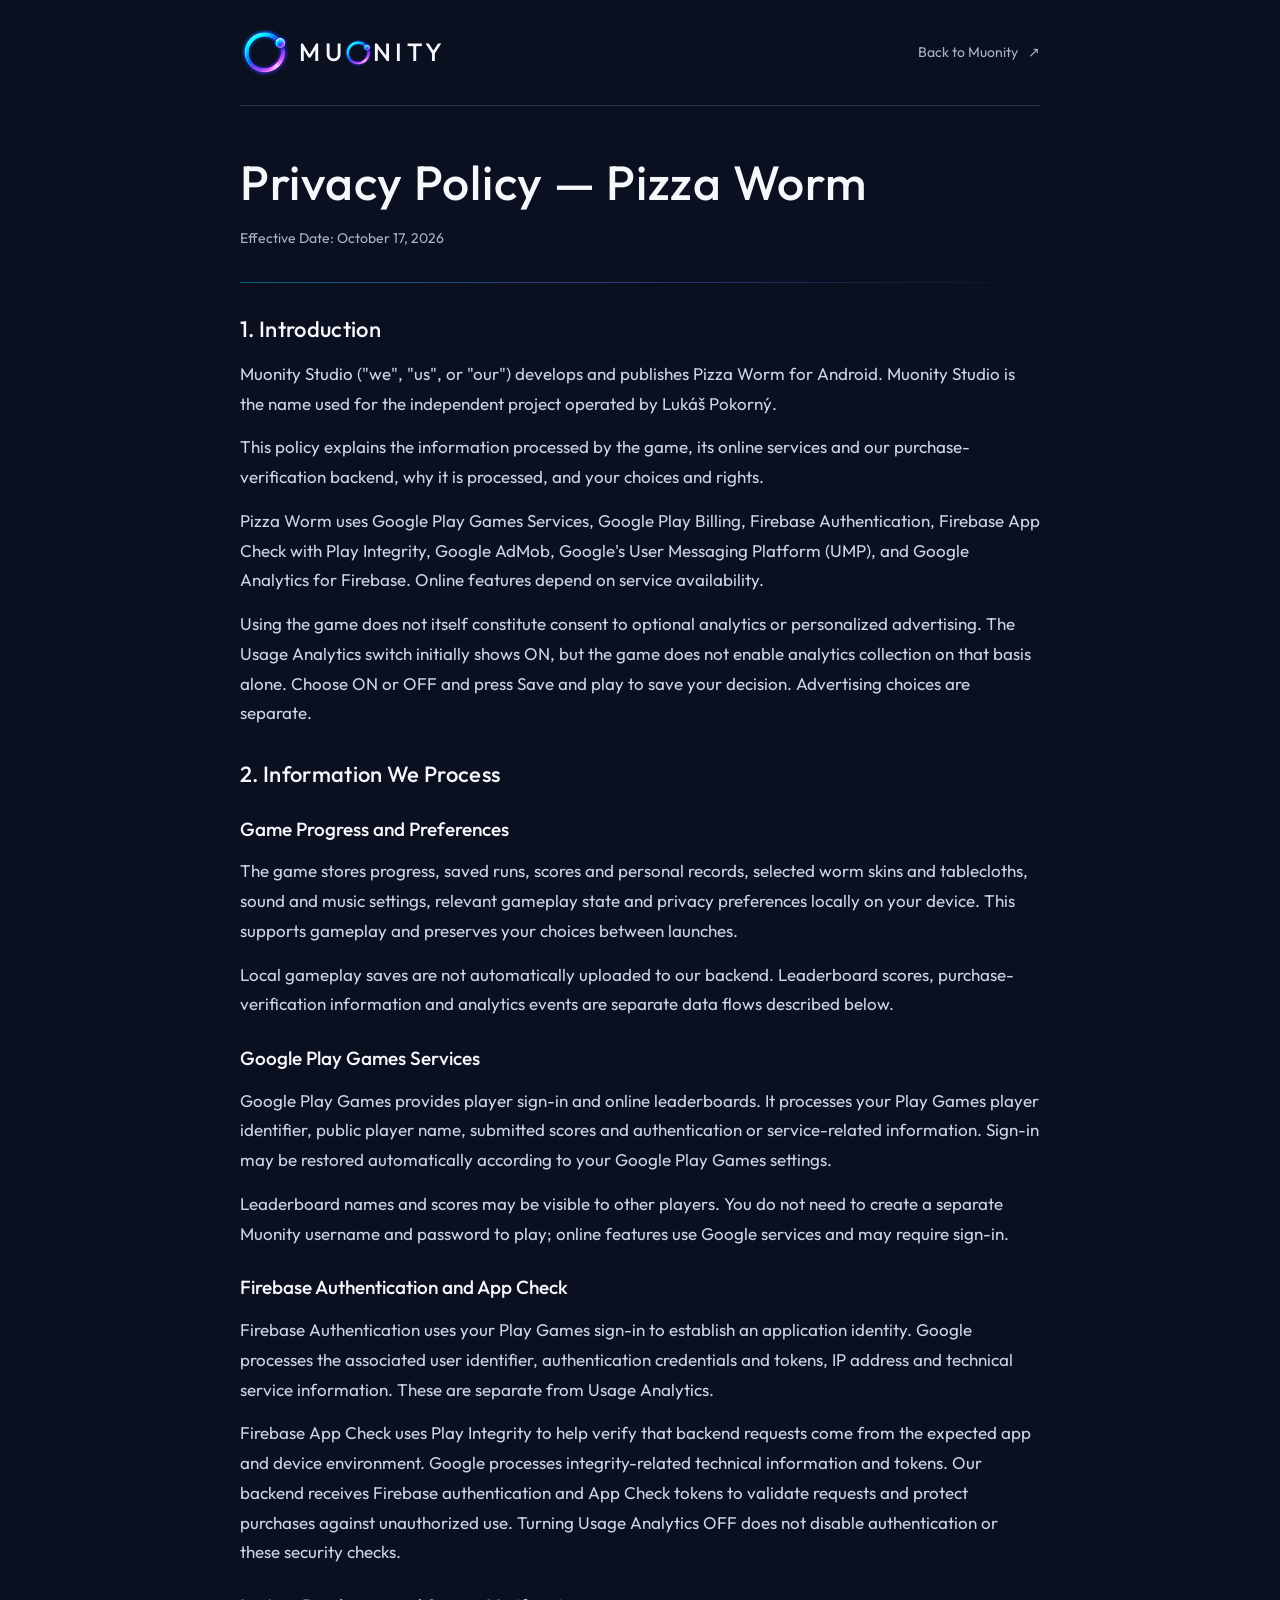
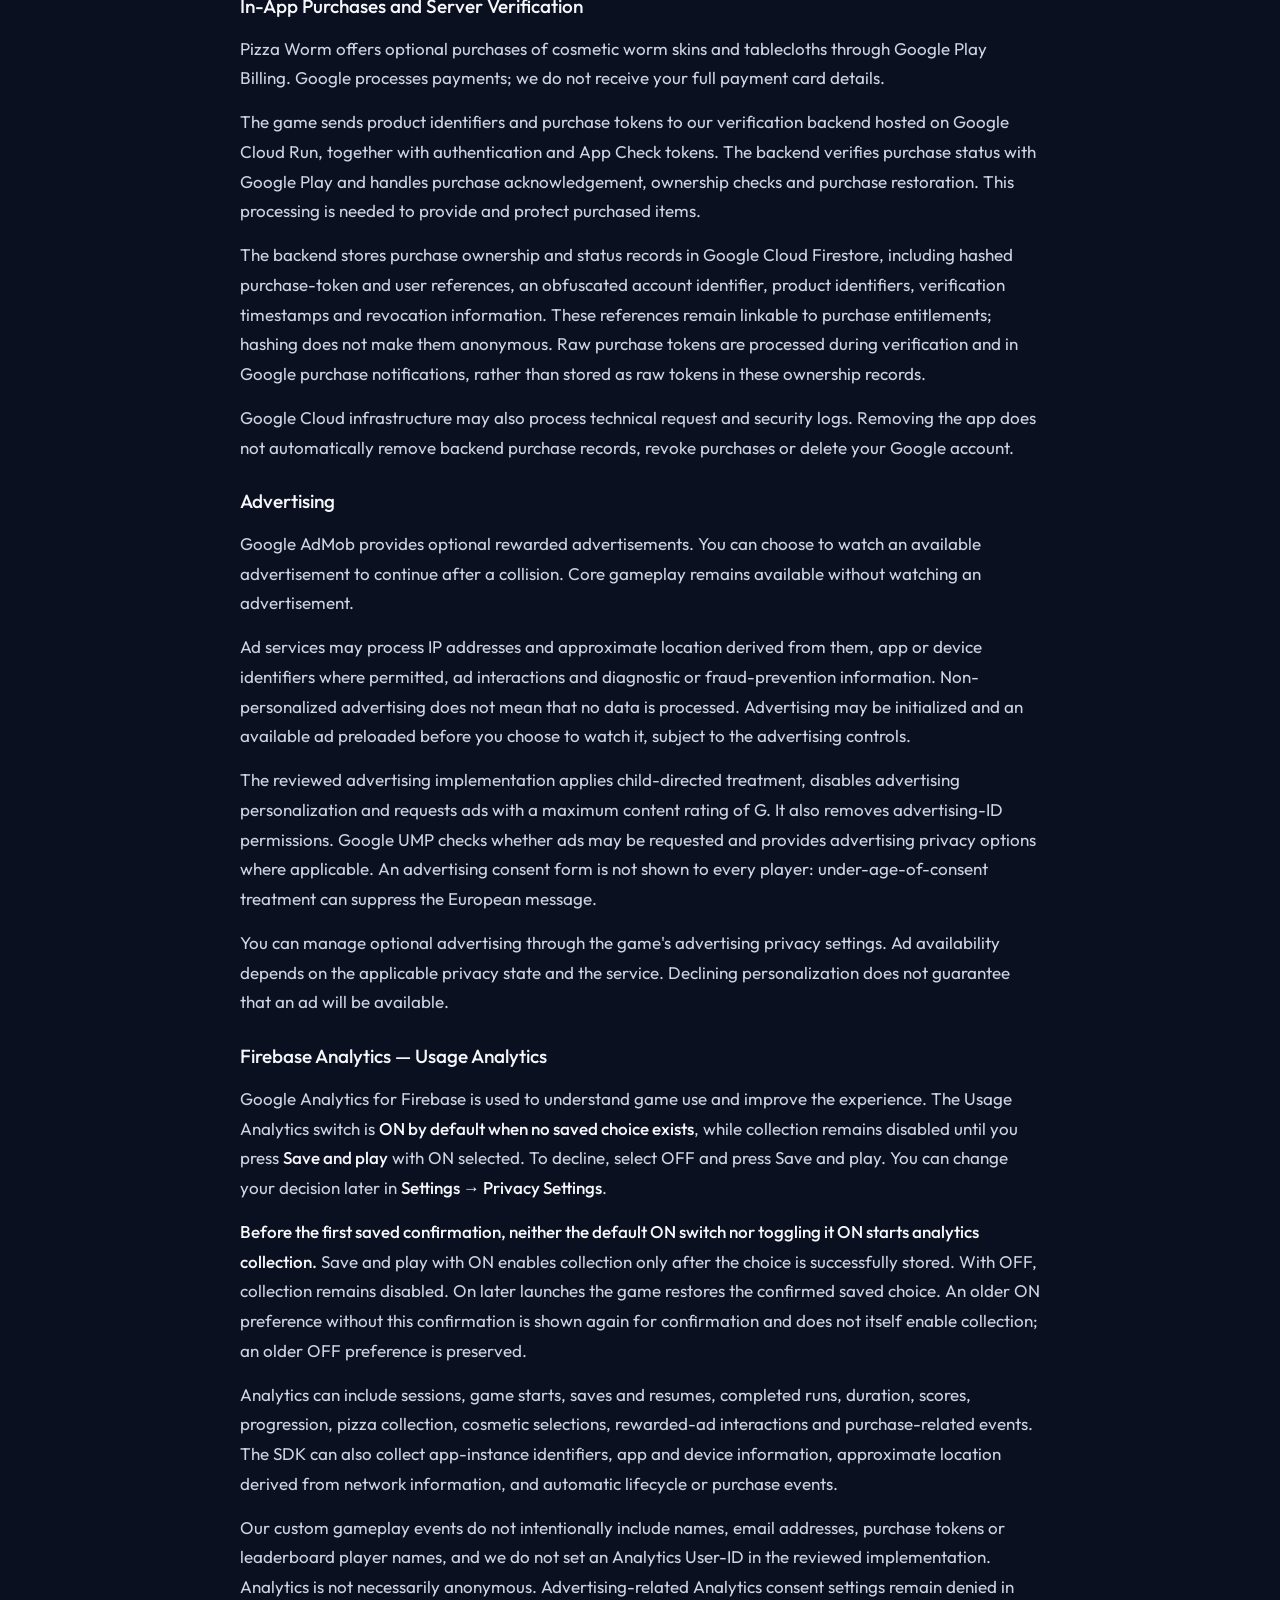
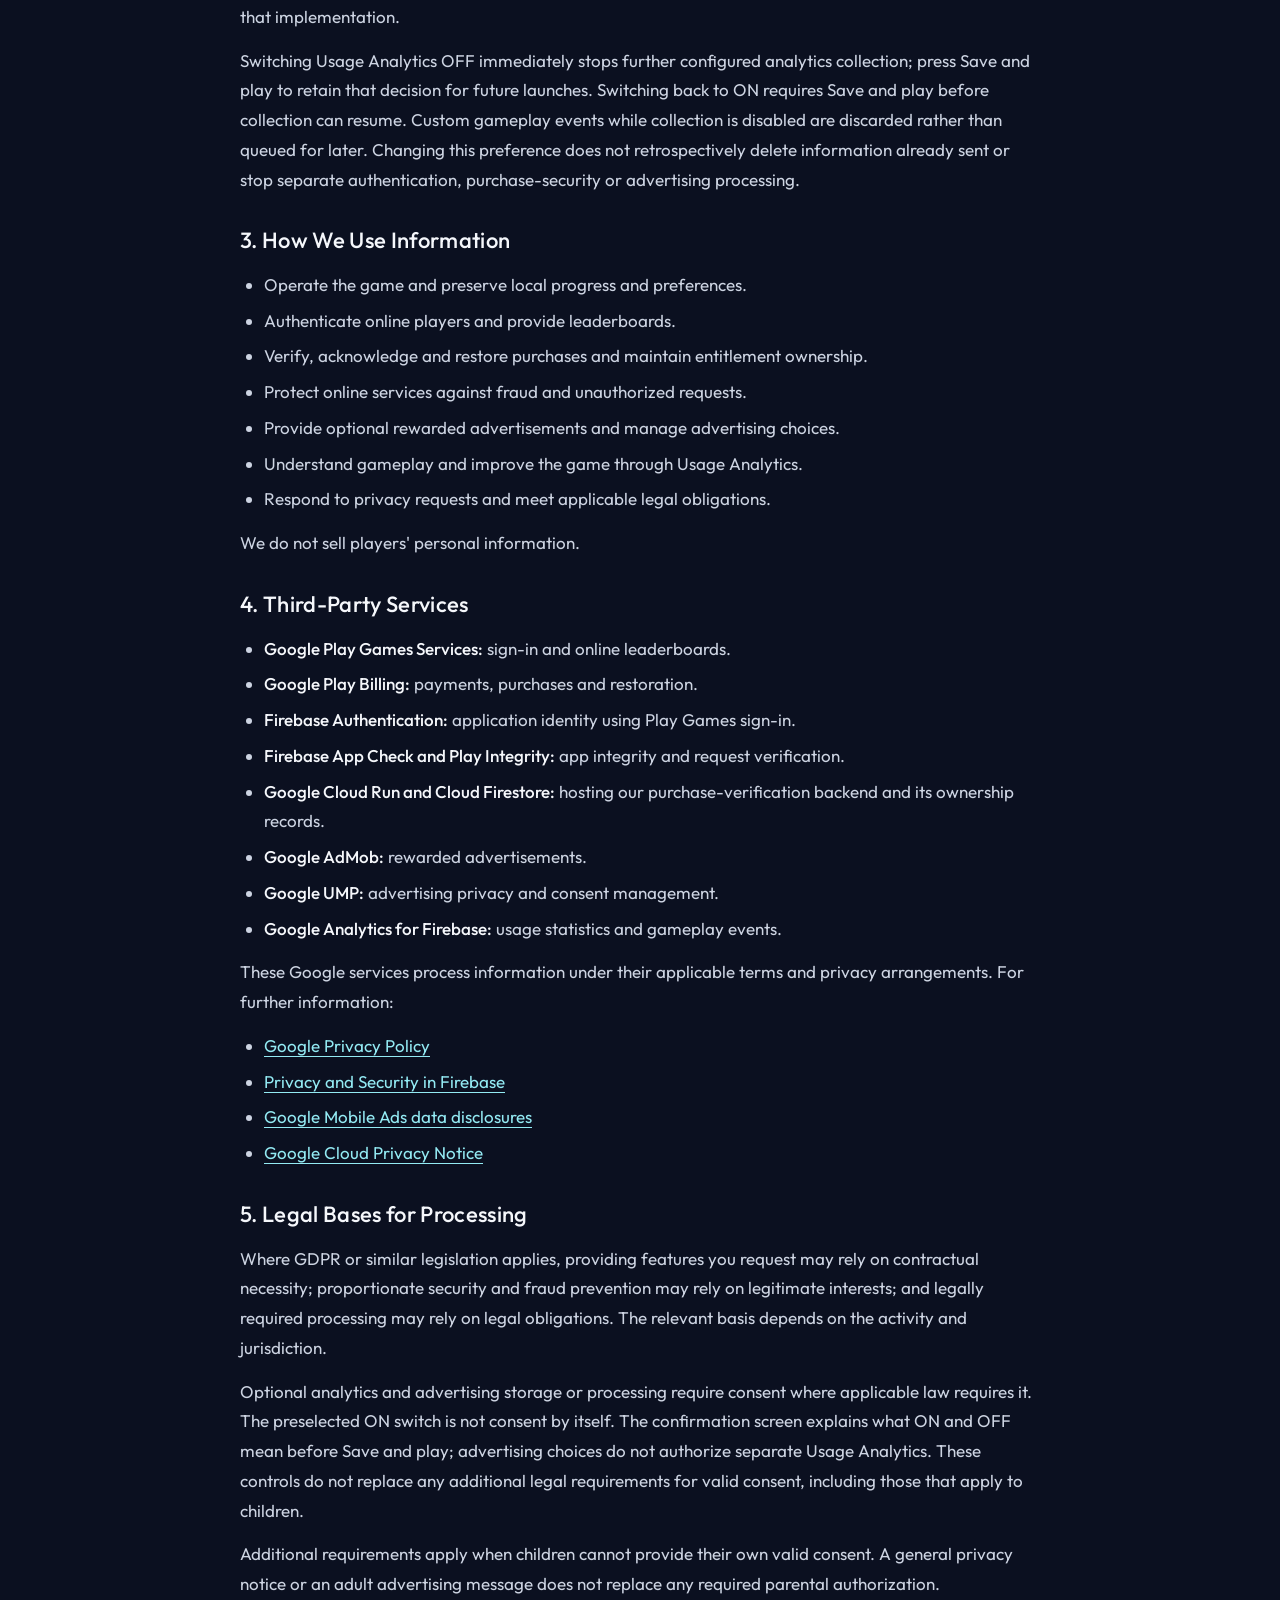
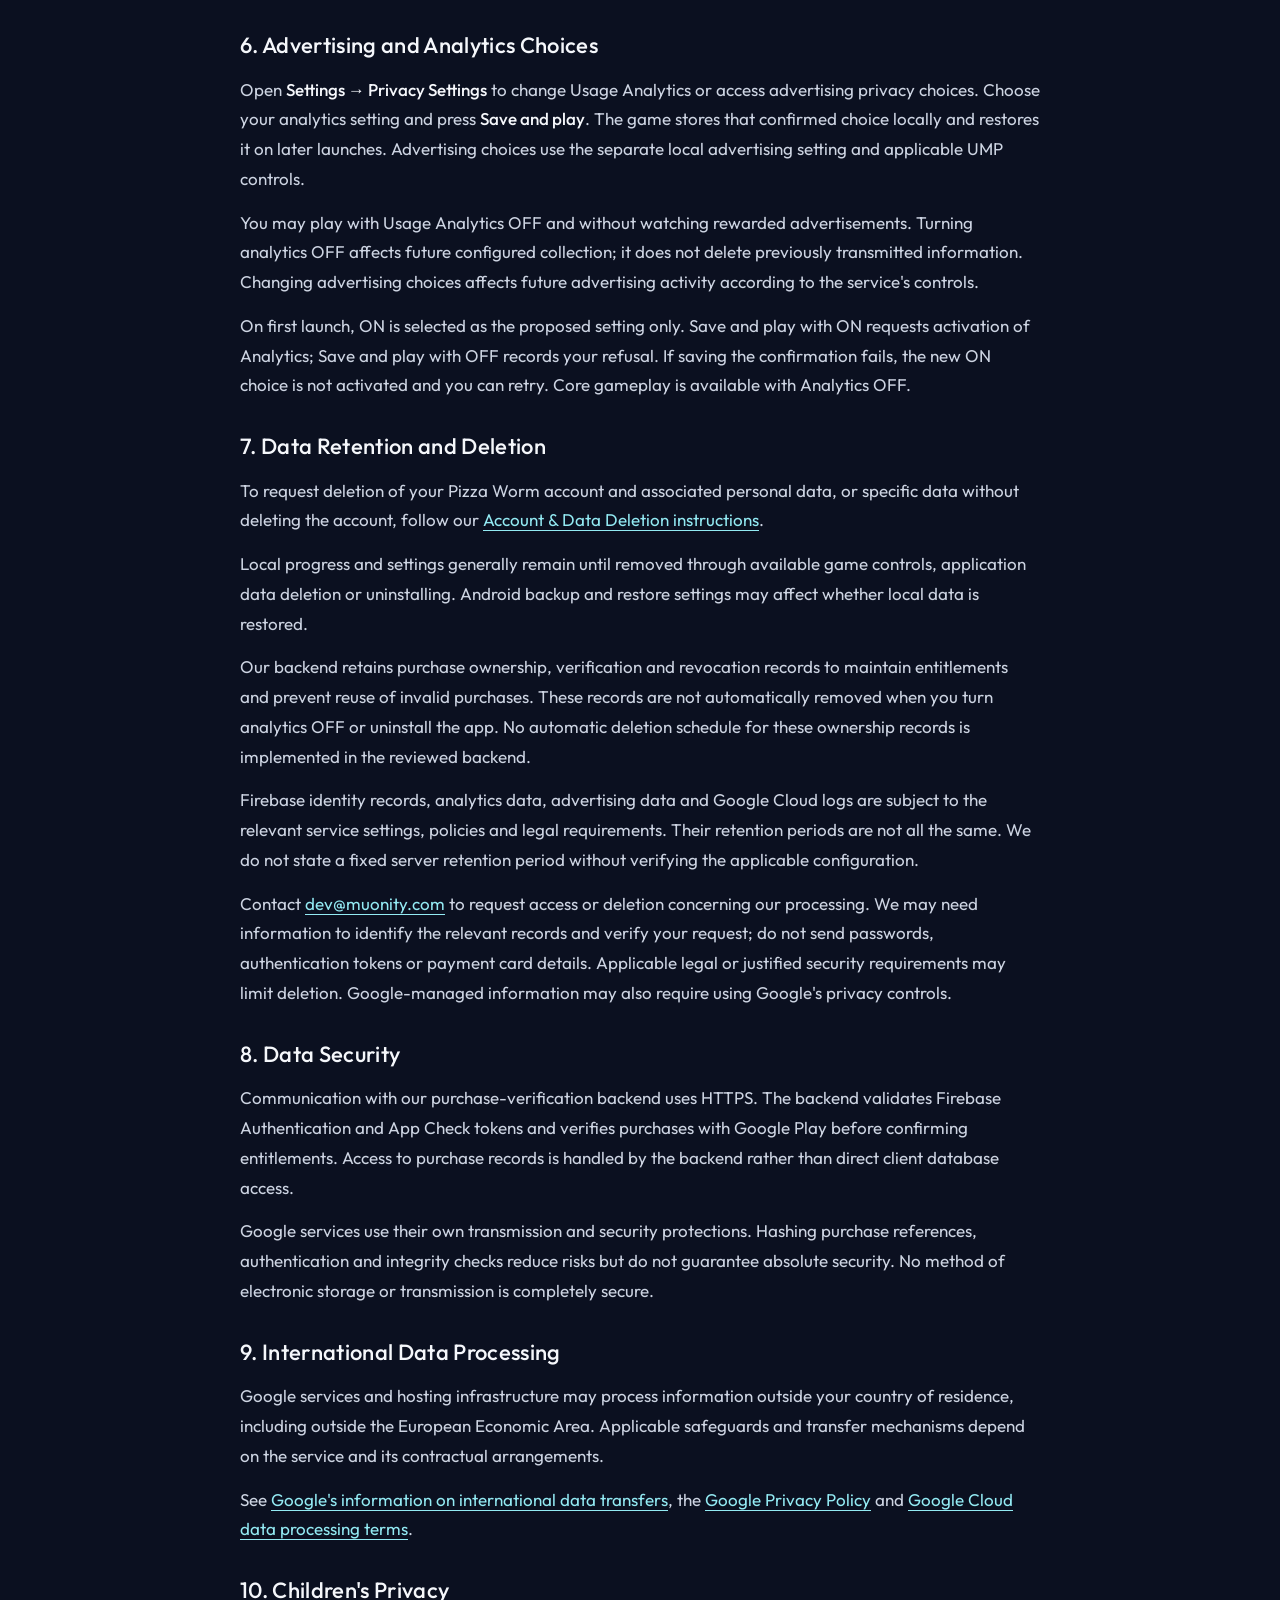
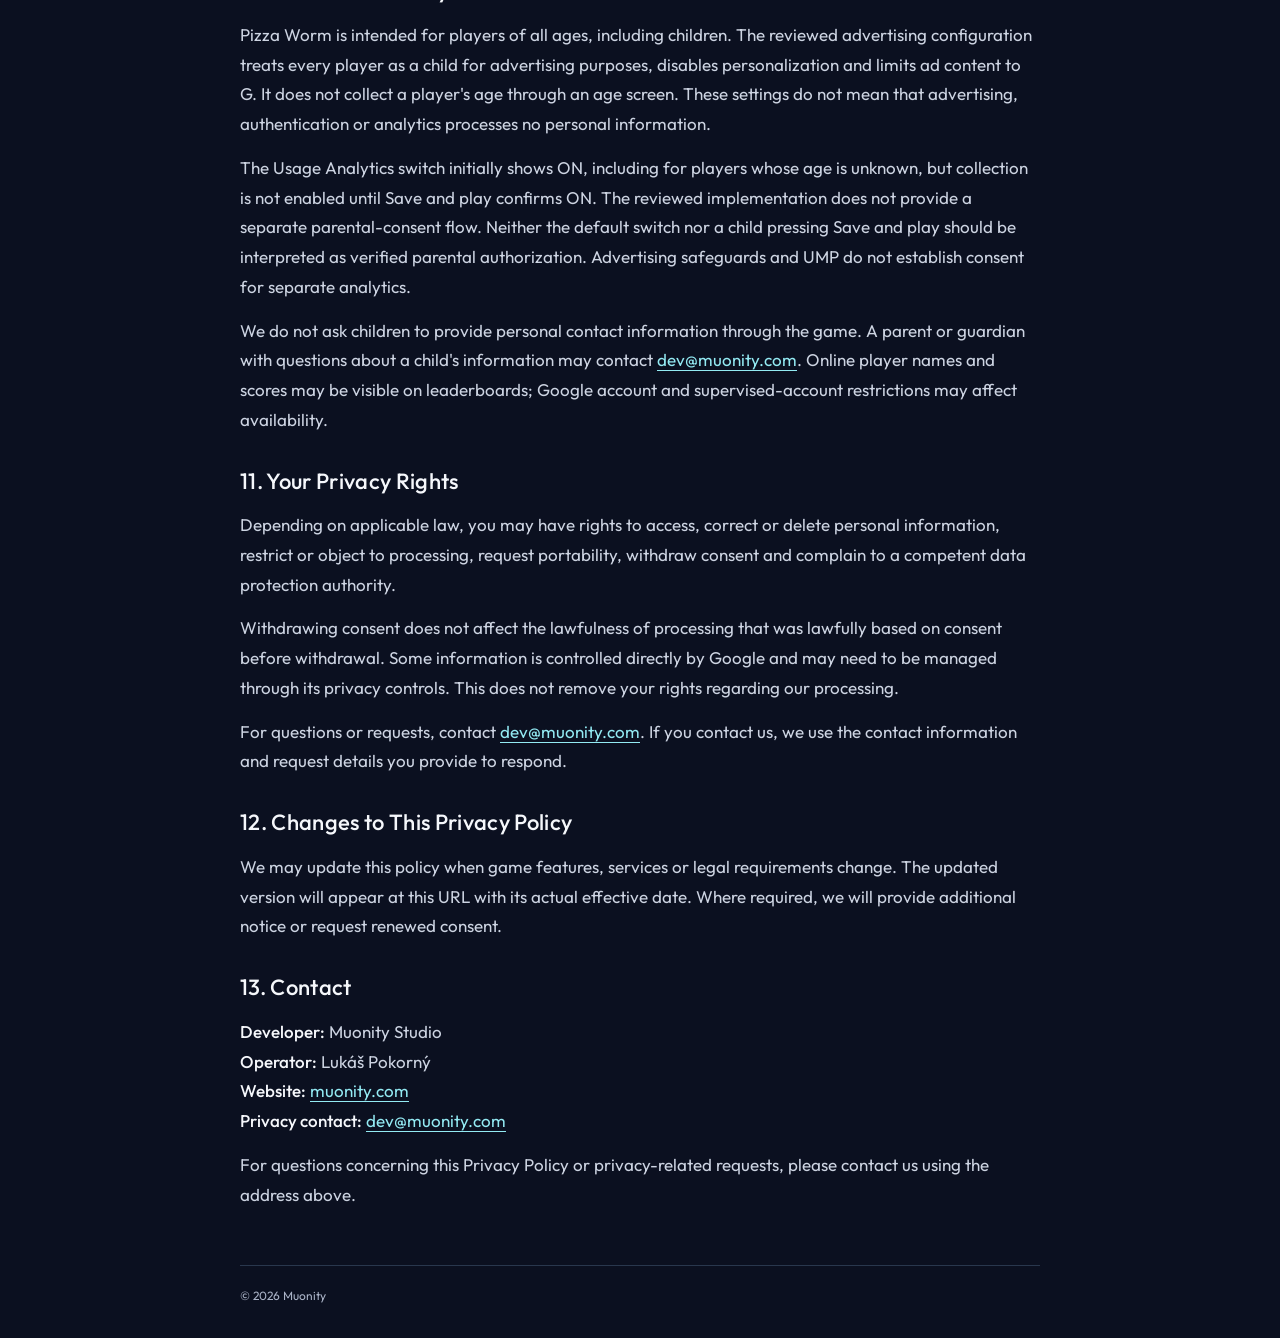
<file: privacy/pizza-worm/index.html>
<!doctype html>
<html lang="en">
<head>
  <meta charset="utf-8">
  <meta name="viewport" content="width=device-width, initial-scale=1">
  <title>Pizza Worm Privacy Policy | Muonity</title>
  <meta name="description" content="Privacy Policy for Pizza Worm by Muonity Studio: local game data, Google services, advertising, analytics settings, purchases and your privacy rights.">
  <meta name="robots" content="index, follow">
  <meta name="theme-color" content="#0B1020">
  <link rel="canonical" href="https://muonity.com/privacy/pizza-worm/">
  <link rel="icon" type="image/png" sizes="192x192" href="../../assets/icons/muonity-symbol.png">
  <link rel="icon" type="image/x-icon" sizes="16x16 32x32 48x48" href="../../favicon.ico">
  <link rel="apple-touch-icon" sizes="180x180" href="../../assets/icons/apple-touch-icon.png">
  <link rel="preload" href="../../assets/fonts/outfit-variable-1.woff2" as="font" type="font/woff2" crossorigin>
  <link rel="stylesheet" href="../../css/fonts.css">
  <link rel="stylesheet" href="../../css/styles.css">
  <link rel="stylesheet" href="../../css/privacy.css">
  <style>
    .pizza-policy h3 { margin-top: 26px; color: var(--color-text); font-size: 19px; line-height: 1.4; font-weight: 500; }
    .pizza-policy ul { margin-block: 14px; padding-left: 24px; color: #CDD4E2; }
    .pizza-policy li + li { margin-top: 6px; }
  </style>
</head>

<body class="privacy-page">
  <a class="skip-link" href="#main">Skip to content</a>
  <header class="privacy-header privacy-container">
    <a class="brand" href="https://muonity.com/" aria-label="Muonity home">
        <img class="brand-symbol" src="../../assets/icons/muonity-symbol.png" width="192" height="192" alt="">
        <span class="wordmark" aria-hidden="true">MU<img src="../../assets/icons/muonity-symbol.png" width="192" height="192" alt="">NITY</span>
      </a>
    <a class="privacy-back" href="https://muonity.com/">Back to Muonity <span aria-hidden="true">↗</span></a>
  </header>
  <main class="privacy-document privacy-container pizza-policy" id="main">
    <div class="privacy-intro">
      <h1>Privacy Policy — Pizza Worm</h1>
      <p class="privacy-updated">Effective Date: <time datetime="2026-10-17">October 17, 2026</time></p>
    </div>
    <section aria-labelledby="section-1">
      <h2 id="section-1">1. Introduction</h2>
      <p>Muonity Studio ("we", "us", or "our") develops and publishes Pizza Worm for Android. Muonity Studio is the name used for the independent project operated by Lukáš Pokorný.</p>
      <p>This policy explains the information processed by the game, its online services and our purchase-verification backend, why it is processed, and your choices and rights.</p>
      <p>Pizza Worm uses Google Play Games Services, Google Play Billing, Firebase Authentication, Firebase App Check with Play Integrity, Google AdMob, Google's User Messaging Platform (UMP), and Google Analytics for Firebase. Online features depend on service availability.</p>
      <p>Using the game does not itself constitute consent to optional analytics or personalized advertising. The Usage Analytics switch initially shows ON, but the game does not enable analytics collection on that basis alone. Choose ON or OFF and press Save and play to save your decision. Advertising choices are separate.</p>
    </section>
    <section aria-labelledby="section-2">
      <h2 id="section-2">2. Information We Process</h2>
      <h3>Game Progress and Preferences</h3>
      <p>The game stores progress, saved runs, scores and personal records, selected worm skins and tablecloths, sound and music settings, relevant gameplay state and privacy preferences locally on your device. This supports gameplay and preserves your choices between launches.</p>
      <p>Local gameplay saves are not automatically uploaded to our backend. Leaderboard scores, purchase-verification information and analytics events are separate data flows described below.</p>
      <h3>Google Play Games Services</h3>
      <p>Google Play Games provides player sign-in and online leaderboards. It processes your Play Games player identifier, public player name, submitted scores and authentication or service-related information. Sign-in may be restored automatically according to your Google Play Games settings.</p>
      <p>Leaderboard names and scores may be visible to other players. You do not need to create a separate Muonity username and password to play; online features use Google services and may require sign-in.</p>
      <h3>Firebase Authentication and App Check</h3>
      <p>Firebase Authentication uses your Play Games sign-in to establish an application identity. Google processes the associated user identifier, authentication credentials and tokens, IP address and technical service information. These are separate from Usage Analytics.</p>
      <p>Firebase App Check uses Play Integrity to help verify that backend requests come from the expected app and device environment. Google processes integrity-related technical information and tokens. Our backend receives Firebase authentication and App Check tokens to validate requests and protect purchases against unauthorized use. Turning Usage Analytics OFF does not disable authentication or these security checks.</p>
      <h3>In-App Purchases and Server Verification</h3>
      <p>Pizza Worm offers optional purchases of cosmetic worm skins and tablecloths through Google Play Billing. Google processes payments; we do not receive your full payment card details.</p>
      <p>The game sends product identifiers and purchase tokens to our verification backend hosted on Google Cloud Run, together with authentication and App Check tokens. The backend verifies purchase status with Google Play and handles purchase acknowledgement, ownership checks and purchase restoration. This processing is needed to provide and protect purchased items.</p>
      <p>The backend stores purchase ownership and status records in Google Cloud Firestore, including hashed purchase-token and user references, an obfuscated account identifier, product identifiers, verification timestamps and revocation information. These references remain linkable to purchase entitlements; hashing does not make them anonymous. Raw purchase tokens are processed during verification and in Google purchase notifications, rather than stored as raw tokens in these ownership records.</p>
      <p>Google Cloud infrastructure may also process technical request and security logs. Removing the app does not automatically remove backend purchase records, revoke purchases or delete your Google account.</p>
      <h3>Advertising</h3>
      <p>Google AdMob provides optional rewarded advertisements. You can choose to watch an available advertisement to continue after a collision. Core gameplay remains available without watching an advertisement.</p>
      <p>Ad services may process IP addresses and approximate location derived from them, app or device identifiers where permitted, ad interactions and diagnostic or fraud-prevention information. Non-personalized advertising does not mean that no data is processed. Advertising may be initialized and an available ad preloaded before you choose to watch it, subject to the advertising controls.</p>
      <p>The reviewed advertising implementation applies child-directed treatment, disables advertising personalization and requests ads with a maximum content rating of G. It also removes advertising-ID permissions. Google UMP checks whether ads may be requested and provides advertising privacy options where applicable. An advertising consent form is not shown to every player: under-age-of-consent treatment can suppress the European message.</p>
      <p>You can manage optional advertising through the game's advertising privacy settings. Ad availability depends on the applicable privacy state and the service. Declining personalization does not guarantee that an ad will be available.</p>
      <h3>Firebase Analytics — Usage Analytics</h3>
      <p>Google Analytics for Firebase is used to understand game use and improve the experience. The Usage Analytics switch is <strong>ON by default when no saved choice exists</strong>, while collection remains disabled until you press <strong>Save and play</strong> with ON selected. To decline, select OFF and press Save and play. You can change your decision later in <strong>Settings → Privacy Settings</strong>.</p>
      <p><strong>Before the first saved confirmation, neither the default ON switch nor toggling it ON starts analytics collection.</strong> Save and play with ON enables collection only after the choice is successfully stored. With OFF, collection remains disabled. On later launches the game restores the confirmed saved choice. An older ON preference without this confirmation is shown again for confirmation and does not itself enable collection; an older OFF preference is preserved.</p>
      <p>Analytics can include sessions, game starts, saves and resumes, completed runs, duration, scores, progression, pizza collection, cosmetic selections, rewarded-ad interactions and purchase-related events. The SDK can also collect app-instance identifiers, app and device information, approximate location derived from network information, and automatic lifecycle or purchase events.</p>
      <p>Our custom gameplay events do not intentionally include names, email addresses, purchase tokens or leaderboard player names, and we do not set an Analytics User-ID in the reviewed implementation. Analytics is not necessarily anonymous. Advertising-related Analytics consent settings remain denied in that implementation.</p>
      <p>Switching Usage Analytics OFF immediately stops further configured analytics collection; press Save and play to retain that decision for future launches. Switching back to ON requires Save and play before collection can resume. Custom gameplay events while collection is disabled are discarded rather than queued for later. Changing this preference does not retrospectively delete information already sent or stop separate authentication, purchase-security or advertising processing.</p>
    </section>
    <section aria-labelledby="section-3">
      <h2 id="section-3">3. How We Use Information</h2>
      <ul><li>Operate the game and preserve local progress and preferences.</li><li>Authenticate online players and provide leaderboards.</li><li>Verify, acknowledge and restore purchases and maintain entitlement ownership.</li><li>Protect online services against fraud and unauthorized requests.</li><li>Provide optional rewarded advertisements and manage advertising choices.</li><li>Understand gameplay and improve the game through Usage Analytics.</li><li>Respond to privacy requests and meet applicable legal obligations.</li></ul>
      <p>We do not sell players' personal information.</p>
    </section>
    <section aria-labelledby="section-4">
      <h2 id="section-4">4. Third-Party Services</h2>
      <ul><li><strong>Google Play Games Services:</strong> sign-in and online leaderboards.</li><li><strong>Google Play Billing:</strong> payments, purchases and restoration.</li><li><strong>Firebase Authentication:</strong> application identity using Play Games sign-in.</li><li><strong>Firebase App Check and Play Integrity:</strong> app integrity and request verification.</li><li><strong>Google Cloud Run and Cloud Firestore:</strong> hosting our purchase-verification backend and its ownership records.</li><li><strong>Google AdMob:</strong> rewarded advertisements.</li><li><strong>Google UMP:</strong> advertising privacy and consent management.</li><li><strong>Google Analytics for Firebase:</strong> usage statistics and gameplay events.</li></ul>
      <p>These Google services process information under their applicable terms and privacy arrangements. For further information:</p>
      <ul><li><a href="https://policies.google.com/privacy">Google Privacy Policy</a></li><li><a href="https://firebase.google.com/support/privacy">Privacy and Security in Firebase</a></li><li><a href="https://developers.google.com/admob/android/privacy/play-data-disclosure">Google Mobile Ads data disclosures</a></li><li><a href="https://cloud.google.com/terms/cloud-privacy-notice">Google Cloud Privacy Notice</a></li></ul>
    </section>
    <section aria-labelledby="section-5">
      <h2 id="section-5">5. Legal Bases for Processing</h2>
      <p>Where GDPR or similar legislation applies, providing features you request may rely on contractual necessity; proportionate security and fraud prevention may rely on legitimate interests; and legally required processing may rely on legal obligations. The relevant basis depends on the activity and jurisdiction.</p>
      <p>Optional analytics and advertising storage or processing require consent where applicable law requires it. The preselected ON switch is not consent by itself. The confirmation screen explains what ON and OFF mean before Save and play; advertising choices do not authorize separate Usage Analytics. These controls do not replace any additional legal requirements for valid consent, including those that apply to children.</p>
      <p>Additional requirements apply when children cannot provide their own valid consent. A general privacy notice or an adult advertising message does not replace any required parental authorization.</p>
    </section>
    <section aria-labelledby="section-6">
      <h2 id="section-6">6. Advertising and Analytics Choices</h2>
      <p>Open <strong>Settings → Privacy Settings</strong> to change Usage Analytics or access advertising privacy choices. Choose your analytics setting and press <strong>Save and play</strong>. The game stores that confirmed choice locally and restores it on later launches. Advertising choices use the separate local advertising setting and applicable UMP controls.</p>
      <p>You may play with Usage Analytics OFF and without watching rewarded advertisements. Turning analytics OFF affects future configured collection; it does not delete previously transmitted information. Changing advertising choices affects future advertising activity according to the service's controls.</p>
      <p>On first launch, ON is selected as the proposed setting only. Save and play with ON requests activation of Analytics; Save and play with OFF records your refusal. If saving the confirmation fails, the new ON choice is not activated and you can retry. Core gameplay is available with Analytics OFF.</p>
    </section>
    <section aria-labelledby="section-7">
      <h2 id="section-7">7. Data Retention and Deletion</h2>
      <p>To request deletion of your Pizza Worm account and associated personal data, or specific data without deleting the account, follow our <a href="https://muonity.com/privacy/pizza-worm/delete-account/">Account &amp; Data Deletion instructions</a>.</p>
      <p>Local progress and settings generally remain until removed through available game controls, application data deletion or uninstalling. Android backup and restore settings may affect whether local data is restored.</p>
      <p>Our backend retains purchase ownership, verification and revocation records to maintain entitlements and prevent reuse of invalid purchases. These records are not automatically removed when you turn analytics OFF or uninstall the app. No automatic deletion schedule for these ownership records is implemented in the reviewed backend.</p>
      <p>Firebase identity records, analytics data, advertising data and Google Cloud logs are subject to the relevant service settings, policies and legal requirements. Their retention periods are not all the same. We do not state a fixed server retention period without verifying the applicable configuration.</p>
      <p>Contact <a href="mailto:dev@muonity.com">dev@muonity.com</a> to request access or deletion concerning our processing. We may need information to identify the relevant records and verify your request; do not send passwords, authentication tokens or payment card details. Applicable legal or justified security requirements may limit deletion. Google-managed information may also require using Google's privacy controls.</p>
    </section>
    <section aria-labelledby="section-8">
      <h2 id="section-8">8. Data Security</h2>
      <p>Communication with our purchase-verification backend uses HTTPS. The backend validates Firebase Authentication and App Check tokens and verifies purchases with Google Play before confirming entitlements. Access to purchase records is handled by the backend rather than direct client database access.</p>
      <p>Google services use their own transmission and security protections. Hashing purchase references, authentication and integrity checks reduce risks but do not guarantee absolute security. No method of electronic storage or transmission is completely secure.</p>
    </section>
    <section aria-labelledby="section-9">
      <h2 id="section-9">9. International Data Processing</h2>
      <p>Google services and hosting infrastructure may process information outside your country of residence, including outside the European Economic Area. Applicable safeguards and transfer mechanisms depend on the service and its contractual arrangements.</p>
      <p>See <a href="https://business.safety.google/adsdatatransfers/">Google's information on international data transfers</a>, the <a href="https://policies.google.com/privacy">Google Privacy Policy</a> and <a href="https://cloud.google.com/terms/data-processing-addendum">Google Cloud data processing terms</a>.</p>
    </section>
    <section aria-labelledby="section-10">
      <h2 id="section-10">10. Children's Privacy</h2>
      <p>Pizza Worm is intended for players of all ages, including children. The reviewed advertising configuration treats every player as a child for advertising purposes, disables personalization and limits ad content to G. It does not collect a player's age through an age screen. These settings do not mean that advertising, authentication or analytics processes no personal information.</p>
      <p>The Usage Analytics switch initially shows ON, including for players whose age is unknown, but collection is not enabled until Save and play confirms ON. The reviewed implementation does not provide a separate parental-consent flow. Neither the default switch nor a child pressing Save and play should be interpreted as verified parental authorization. Advertising safeguards and UMP do not establish consent for separate analytics.</p>
      <p>We do not ask children to provide personal contact information through the game. A parent or guardian with questions about a child's information may contact <a href="mailto:dev@muonity.com">dev@muonity.com</a>. Online player names and scores may be visible on leaderboards; Google account and supervised-account restrictions may affect availability.</p>
    </section>
    <section aria-labelledby="section-11">
      <h2 id="section-11">11. Your Privacy Rights</h2>
      <p>Depending on applicable law, you may have rights to access, correct or delete personal information, restrict or object to processing, request portability, withdraw consent and complain to a competent data protection authority.</p>
      <p>Withdrawing consent does not affect the lawfulness of processing that was lawfully based on consent before withdrawal. Some information is controlled directly by Google and may need to be managed through its privacy controls. This does not remove your rights regarding our processing.</p>
      <p>For questions or requests, contact <a href="mailto:dev@muonity.com">dev@muonity.com</a>. If you contact us, we use the contact information and request details you provide to respond.</p>
    </section>
    <section aria-labelledby="section-12">
      <h2 id="section-12">12. Changes to This Privacy Policy</h2>
      <p>We may update this policy when game features, services or legal requirements change. The updated version will appear at this URL with its actual effective date. Where required, we will provide additional notice or request renewed consent.</p>
    </section>
    <section aria-labelledby="section-13">
      <h2 id="section-13">13. Contact</h2>
      <p><strong>Developer:</strong> Muonity Studio<br><strong>Operator:</strong> Lukáš Pokorný<br><strong>Website:</strong> <a href="https://muonity.com/">muonity.com</a><br><strong>Privacy contact:</strong> <a href="mailto:dev@muonity.com">dev@muonity.com</a></p>
      <p>For questions concerning this Privacy Policy or privacy-related requests, please contact us using the address above.</p>
    </section>
  </main>
  <footer class="privacy-footer privacy-container"><small>© 2026 Muonity</small></footer>
</body>
</html>
</file>
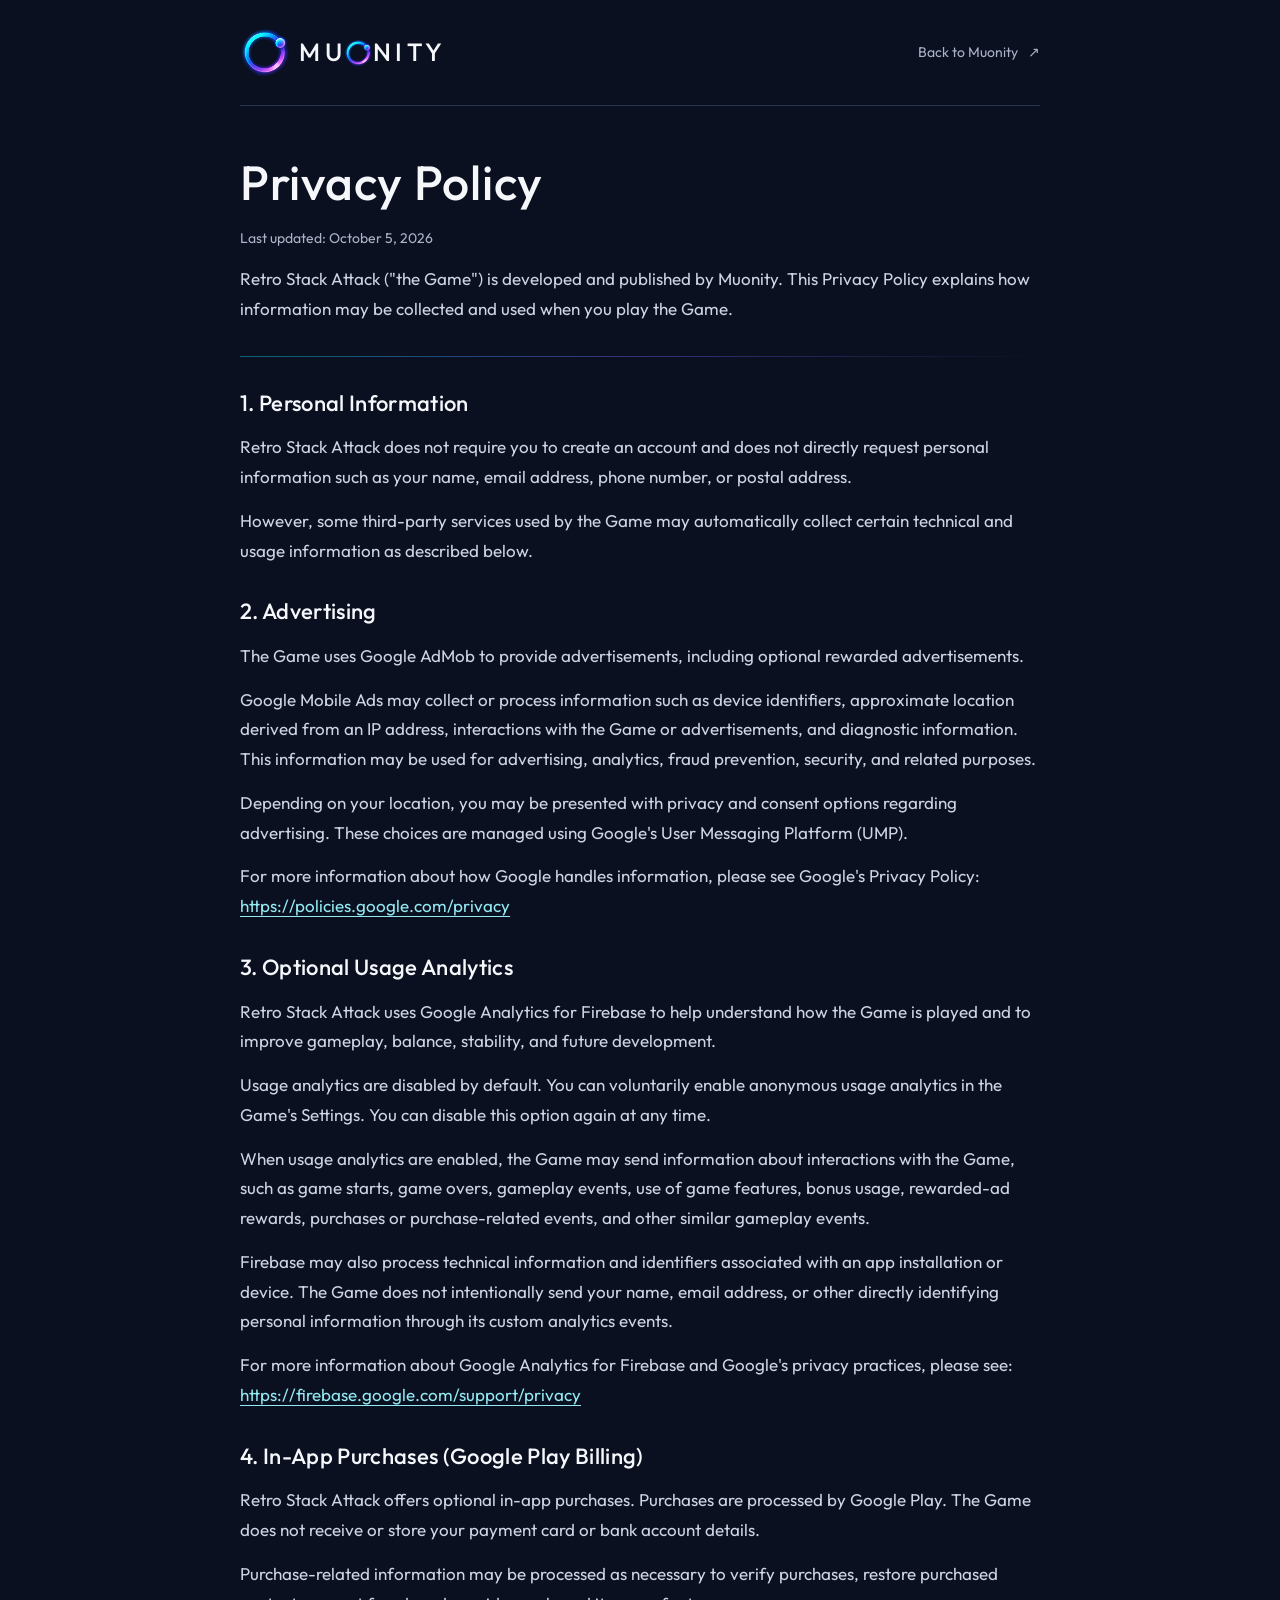
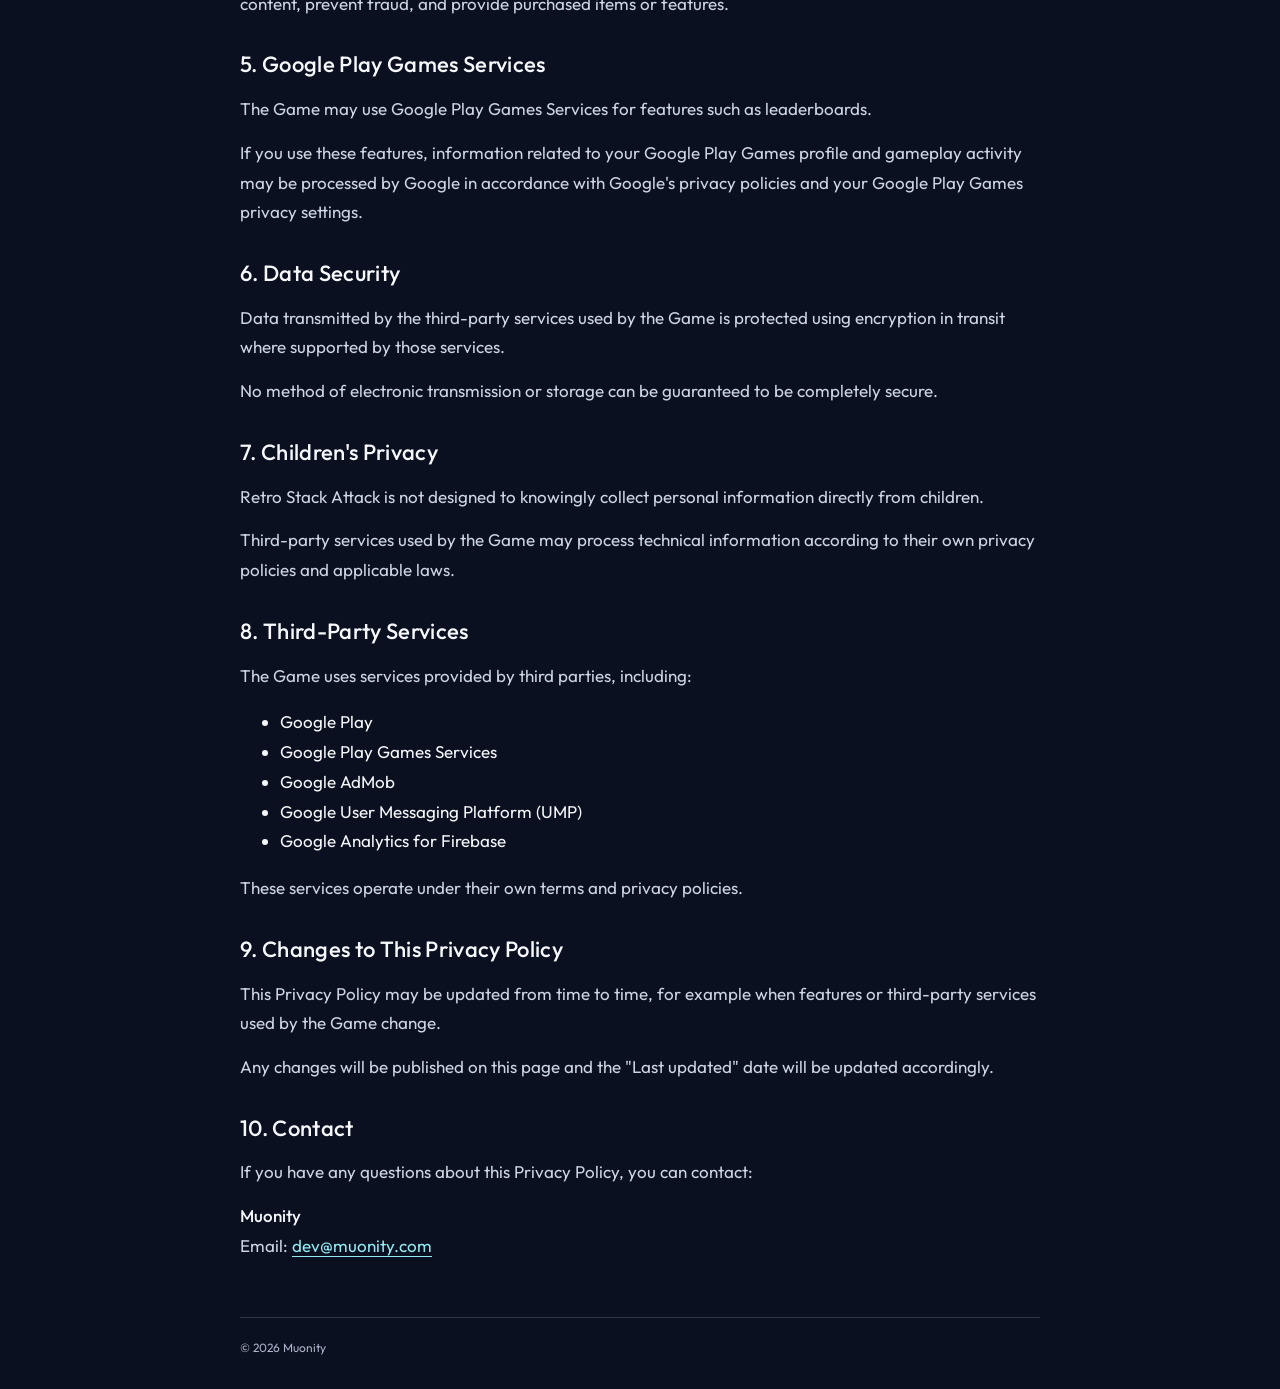
<file: privacy/retro-stack-attack/index.html>
<!doctype html>
<html lang="en">
<head>
  <meta charset="utf-8">
  <meta name="viewport" content="width=device-width, initial-scale=1">
  <title>Retro Stack Attack Privacy Policy | Muonity</title>
  <meta name="description" content="Privacy Policy for Retro Stack Attack by Muonity, including advertising, optional usage analytics, in-app purchases and Google Play Games Services.">
  <meta name="robots" content="noindex, follow">
  <meta name="theme-color" content="#0B1020">
  <link rel="canonical" href="https://muonity.com/privacy/retro-stack-attack/">
  <link rel="icon" type="image/png" sizes="192x192" href="../../assets/icons/muonity-symbol.png">
  <link rel="icon" type="image/x-icon" sizes="16x16 32x32 48x48" href="../../favicon.ico">
  <link rel="apple-touch-icon" sizes="180x180" href="../../assets/icons/apple-touch-icon.png">
  <link rel="preload" href="../../assets/fonts/outfit-variable-1.woff2" as="font" type="font/woff2" crossorigin>
  <link rel="stylesheet" href="../../css/fonts.css">
  <link rel="stylesheet" href="../../css/styles.css">
  <link rel="stylesheet" href="../../css/privacy.css">
</head>
<body class="privacy-page">
  <a class="skip-link" href="#main">Skip to content</a>
  <header class="privacy-header privacy-container">
    <a class="brand" href="https://muonity.com/" aria-label="Muonity home">
        <img class="brand-symbol" src="../../assets/icons/muonity-symbol.png" width="192" height="192" alt="">
        <span class="wordmark" aria-hidden="true">MU<img src="../../assets/icons/muonity-symbol.png" width="192" height="192" alt="">NITY</span>
      </a>
    <a class="privacy-back" href="https://muonity.com/">Back to Muonity <span aria-hidden="true">↗</span></a>
  </header>
  <main class="privacy-document privacy-container" id="main">
    <div class="privacy-intro">
<h1>Privacy Policy</h1>

<p class="privacy-updated">Last updated: <time datetime="2026-10-05">October 5, 2026</time></p>

<p>
Retro Stack Attack ("the Game") is developed and published by Muonity.
This Privacy Policy explains how information may be collected and used
when you play the Game.
</p>
    </div>
    <section aria-labelledby="section-1">
      <h2 id="section-1">1. Personal Information</h2>
<p>
Retro Stack Attack does not require you to create an account and does not
directly request personal information such as your name, email address,
phone number, or postal address.
</p>

<p>
However, some third-party services used by the Game may automatically
collect certain technical and usage information as described below.
</p>
    </section>

    <section aria-labelledby="section-2">
      <h2 id="section-2">2. Advertising</h2>
<p>
The Game uses Google AdMob to provide advertisements, including optional
rewarded advertisements.
</p>

<p>
Google Mobile Ads may collect or process information such as device
identifiers, approximate location derived from an IP address, interactions
with the Game or advertisements, and diagnostic information. This
information may be used for advertising, analytics, fraud prevention,
security, and related purposes.
</p>

<p>
Depending on your location, you may be presented with privacy and consent
options regarding advertising. These choices are managed using Google's
User Messaging Platform (UMP).
</p>

<p>
For more information about how Google handles information, please see
Google's Privacy Policy:
<a href="https://policies.google.com/privacy">
https://policies.google.com/privacy
</a>
</p>
    </section>

    <section aria-labelledby="section-3">
      <h2 id="section-3">3. Optional Usage Analytics</h2>
<p>
Retro Stack Attack uses Google Analytics for Firebase to help understand
how the Game is played and to improve gameplay, balance, stability, and
future development.
</p>

<p>
Usage analytics are disabled by default. You can voluntarily enable
anonymous usage analytics in the Game's Settings. You can disable this
option again at any time.
</p>

<p>
When usage analytics are enabled, the Game may send information about
interactions with the Game, such as game starts, game overs, gameplay
events, use of game features, bonus usage, rewarded-ad rewards, purchases
or purchase-related events, and other similar gameplay events.
</p>

<p>
Firebase may also process technical information and identifiers associated
with an app installation or device. The Game does not intentionally send
your name, email address, or other directly identifying personal
information through its custom analytics events.
</p>

<p>
For more information about Google Analytics for Firebase and Google's
privacy practices, please see:
<a href="https://firebase.google.com/support/privacy">
https://firebase.google.com/support/privacy
</a>
</p>
    </section>

    <section aria-labelledby="section-4">
      <h2 id="section-4">4. In-App Purchases (Google Play Billing)</h2>
<p>
Retro Stack Attack offers optional in-app purchases. Purchases are
processed by Google Play. The Game does not receive or store your payment
card or bank account details.
</p>

<p>
Purchase-related information may be processed as necessary to verify
purchases, restore purchased content, prevent fraud, and provide purchased
items or features.
</p>
    </section>

    <section aria-labelledby="section-5">
      <h2 id="section-5">5. Google Play Games Services</h2>
<p>
The Game may use Google Play Games Services for features such as
leaderboards.
</p>

<p>
If you use these features, information related to your Google Play Games
profile and gameplay activity may be processed by Google in accordance
with Google's privacy policies and your Google Play Games privacy
settings.
</p>
    </section>

    <section aria-labelledby="section-6">
      <h2 id="section-6">6. Data Security</h2>
<p>
Data transmitted by the third-party services used by the Game is protected
using encryption in transit where supported by those services.
</p>

<p>
No method of electronic transmission or storage can be guaranteed to be
completely secure.
</p>
    </section>

    <section aria-labelledby="section-7">
      <h2 id="section-7">7. Children's Privacy</h2>
<p>
Retro Stack Attack is not designed to knowingly collect personal
information directly from children.
</p>

<p>
Third-party services used by the Game may process technical information
according to their own privacy policies and applicable laws.
</p>
    </section>

    <section aria-labelledby="section-8">
      <h2 id="section-8">8. Third-Party Services</h2>
<p>
The Game uses services provided by third parties, including:
</p>

<ul>
    <li>Google Play</li>
    <li>Google Play Games Services</li>
    <li>Google AdMob</li>
    <li>Google User Messaging Platform (UMP)</li>
    <li>Google Analytics for Firebase</li>
</ul>

<p>
These services operate under their own terms and privacy policies.
</p>
    </section>

    <section aria-labelledby="section-9">
      <h2 id="section-9">9. Changes to This Privacy Policy</h2>
<p>
This Privacy Policy may be updated from time to time, for example when
features or third-party services used by the Game change.
</p>

<p>
Any changes will be published on this page and the "Last updated" date
will be updated accordingly.
</p>
    </section>

    <section aria-labelledby="section-10">
      <h2 id="section-10">10. Contact</h2>
<p>
If you have any questions about this Privacy Policy, you can contact:
</p>

<p>
<strong>Muonity</strong><br>
Email:
<a href="mailto:dev@muonity.com">
dev@muonity.com
</a>
</p>
    </section>
  </main>
  <footer class="privacy-footer privacy-container">
    <small>© 2026 Muonity</small>
  </footer>
</body>
</html>
</file>
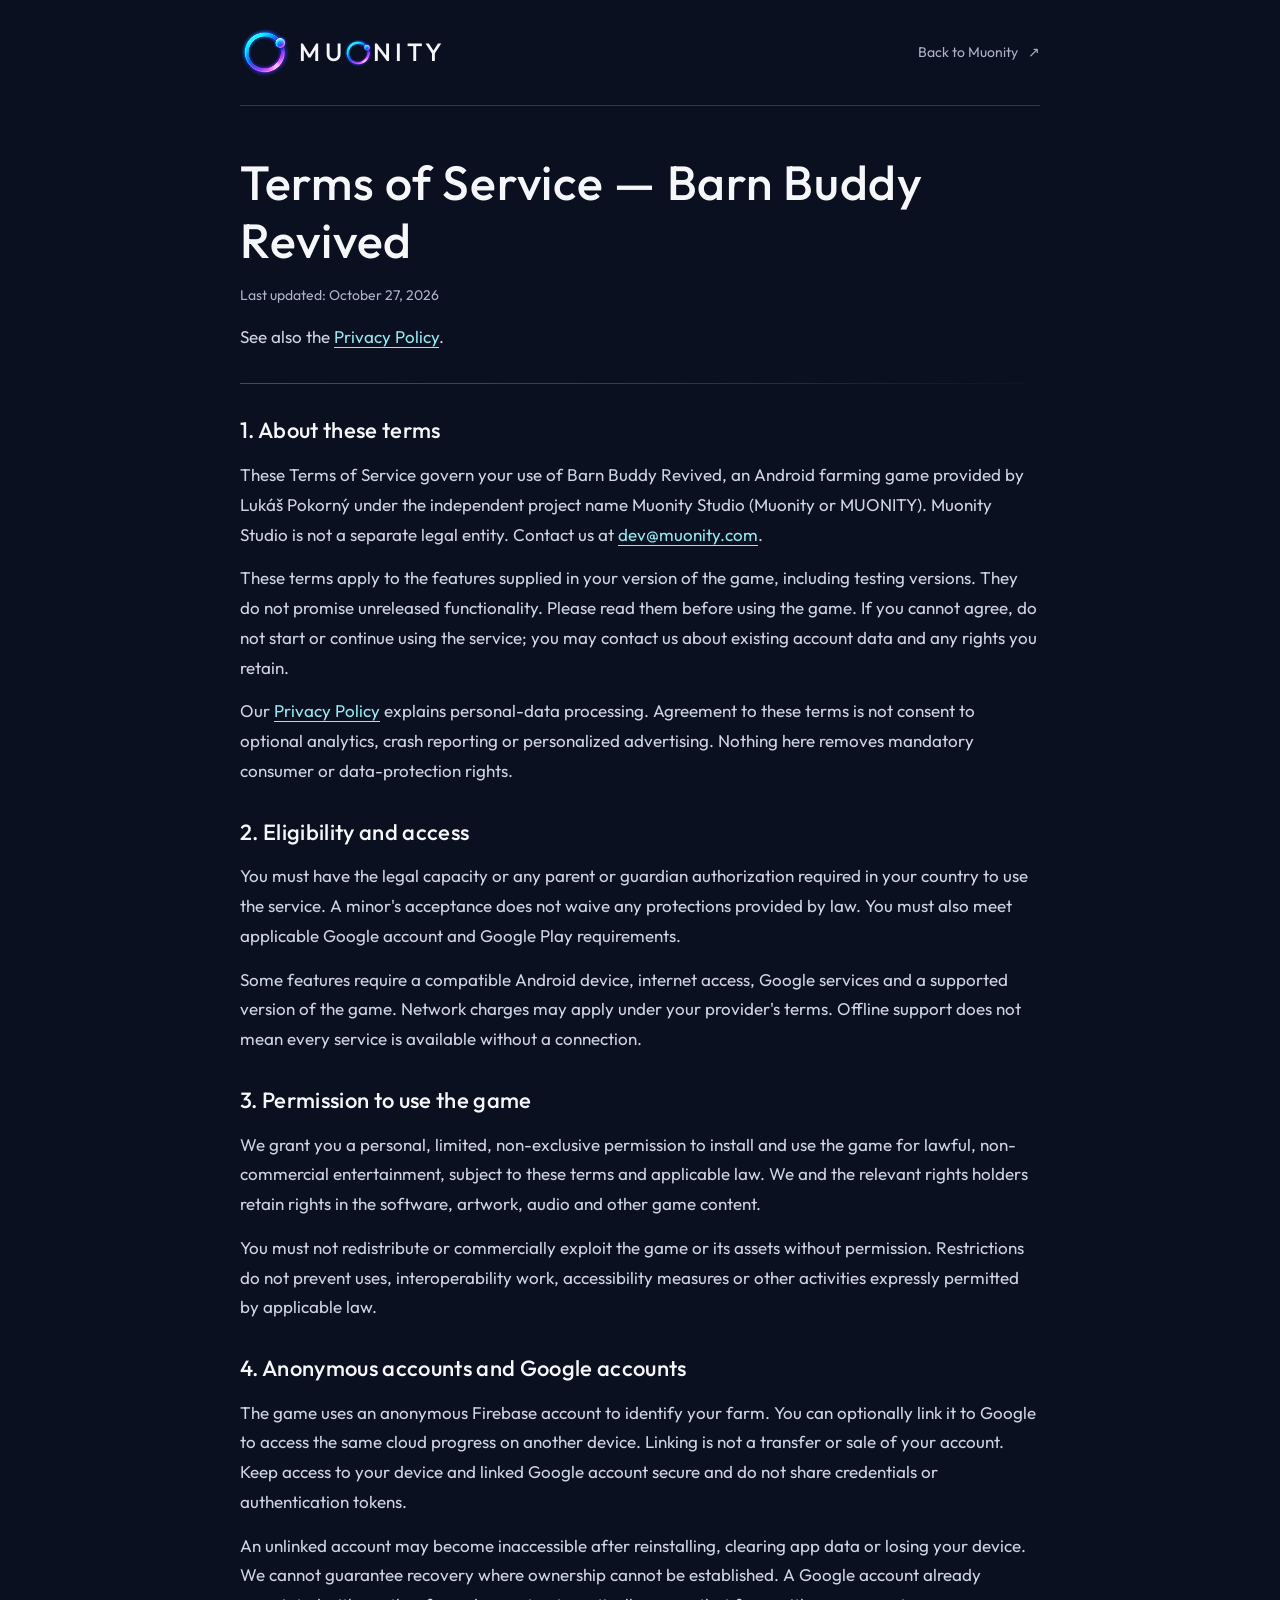
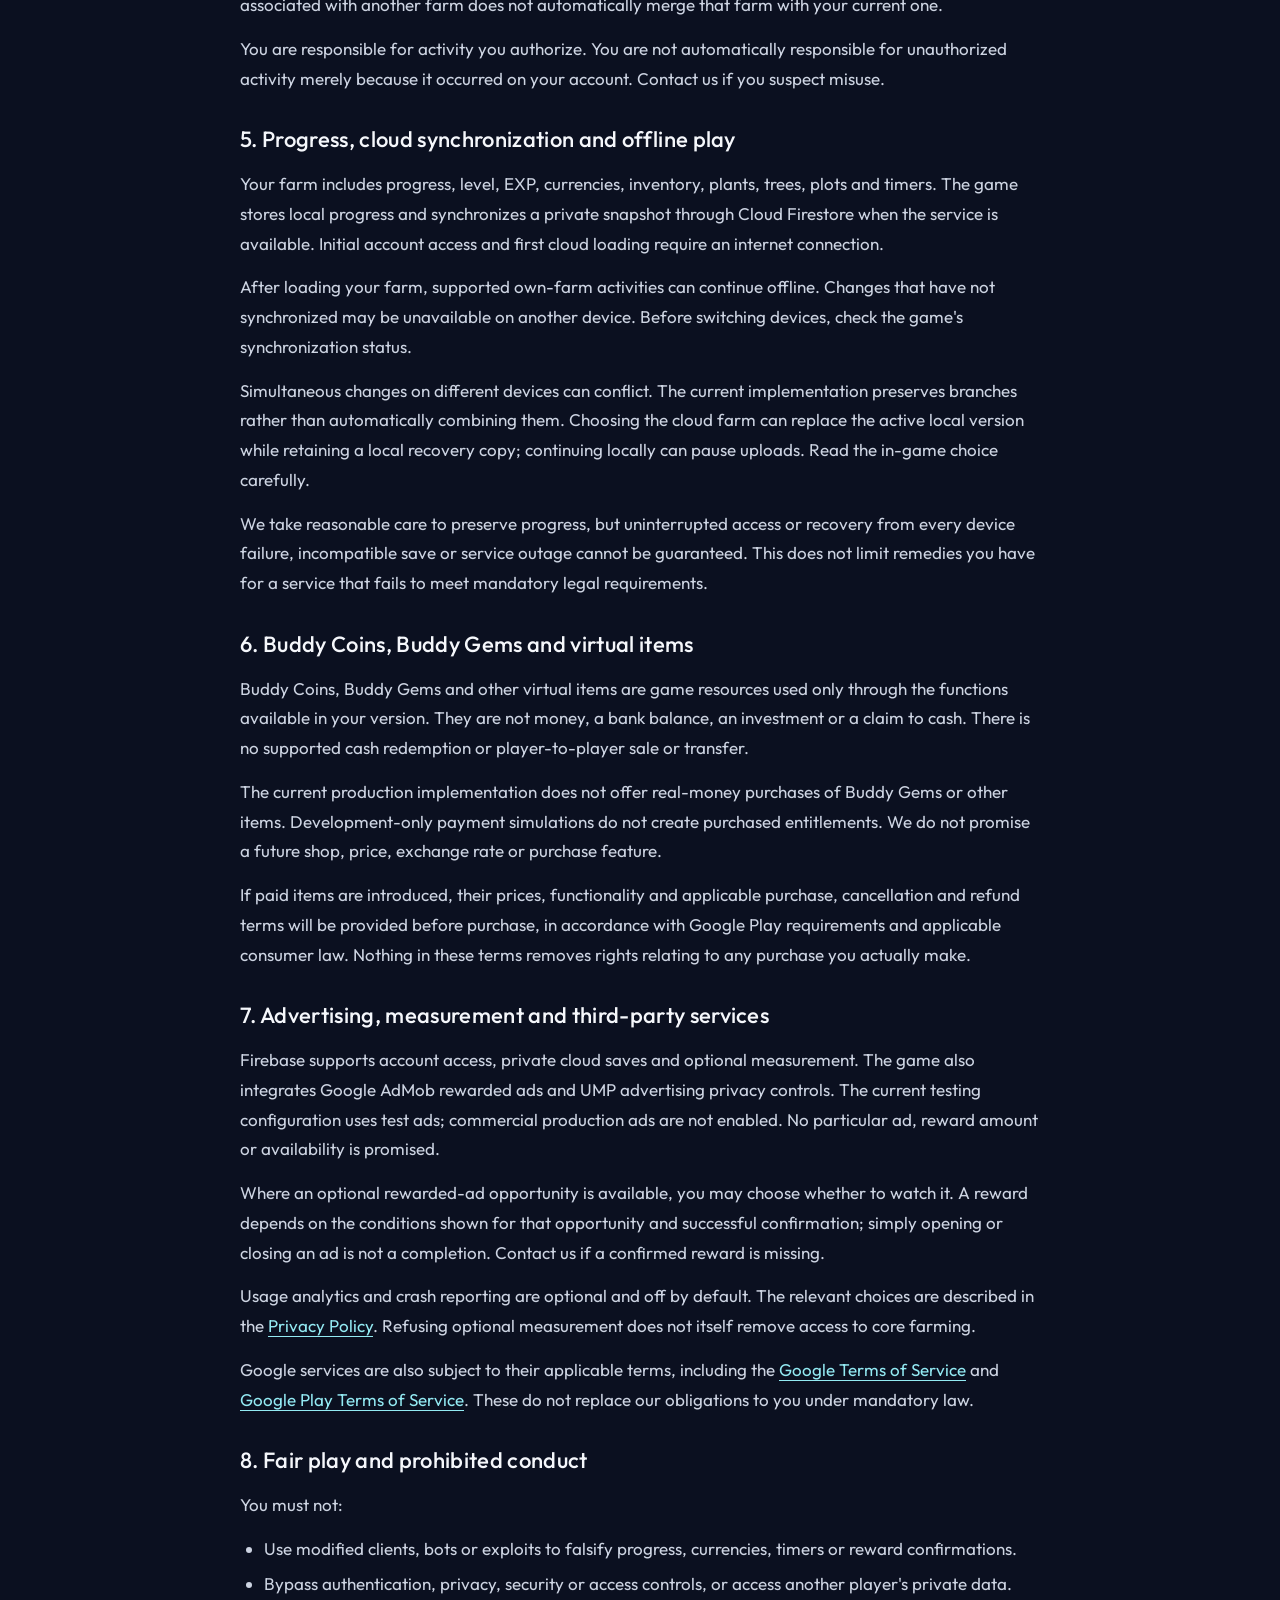
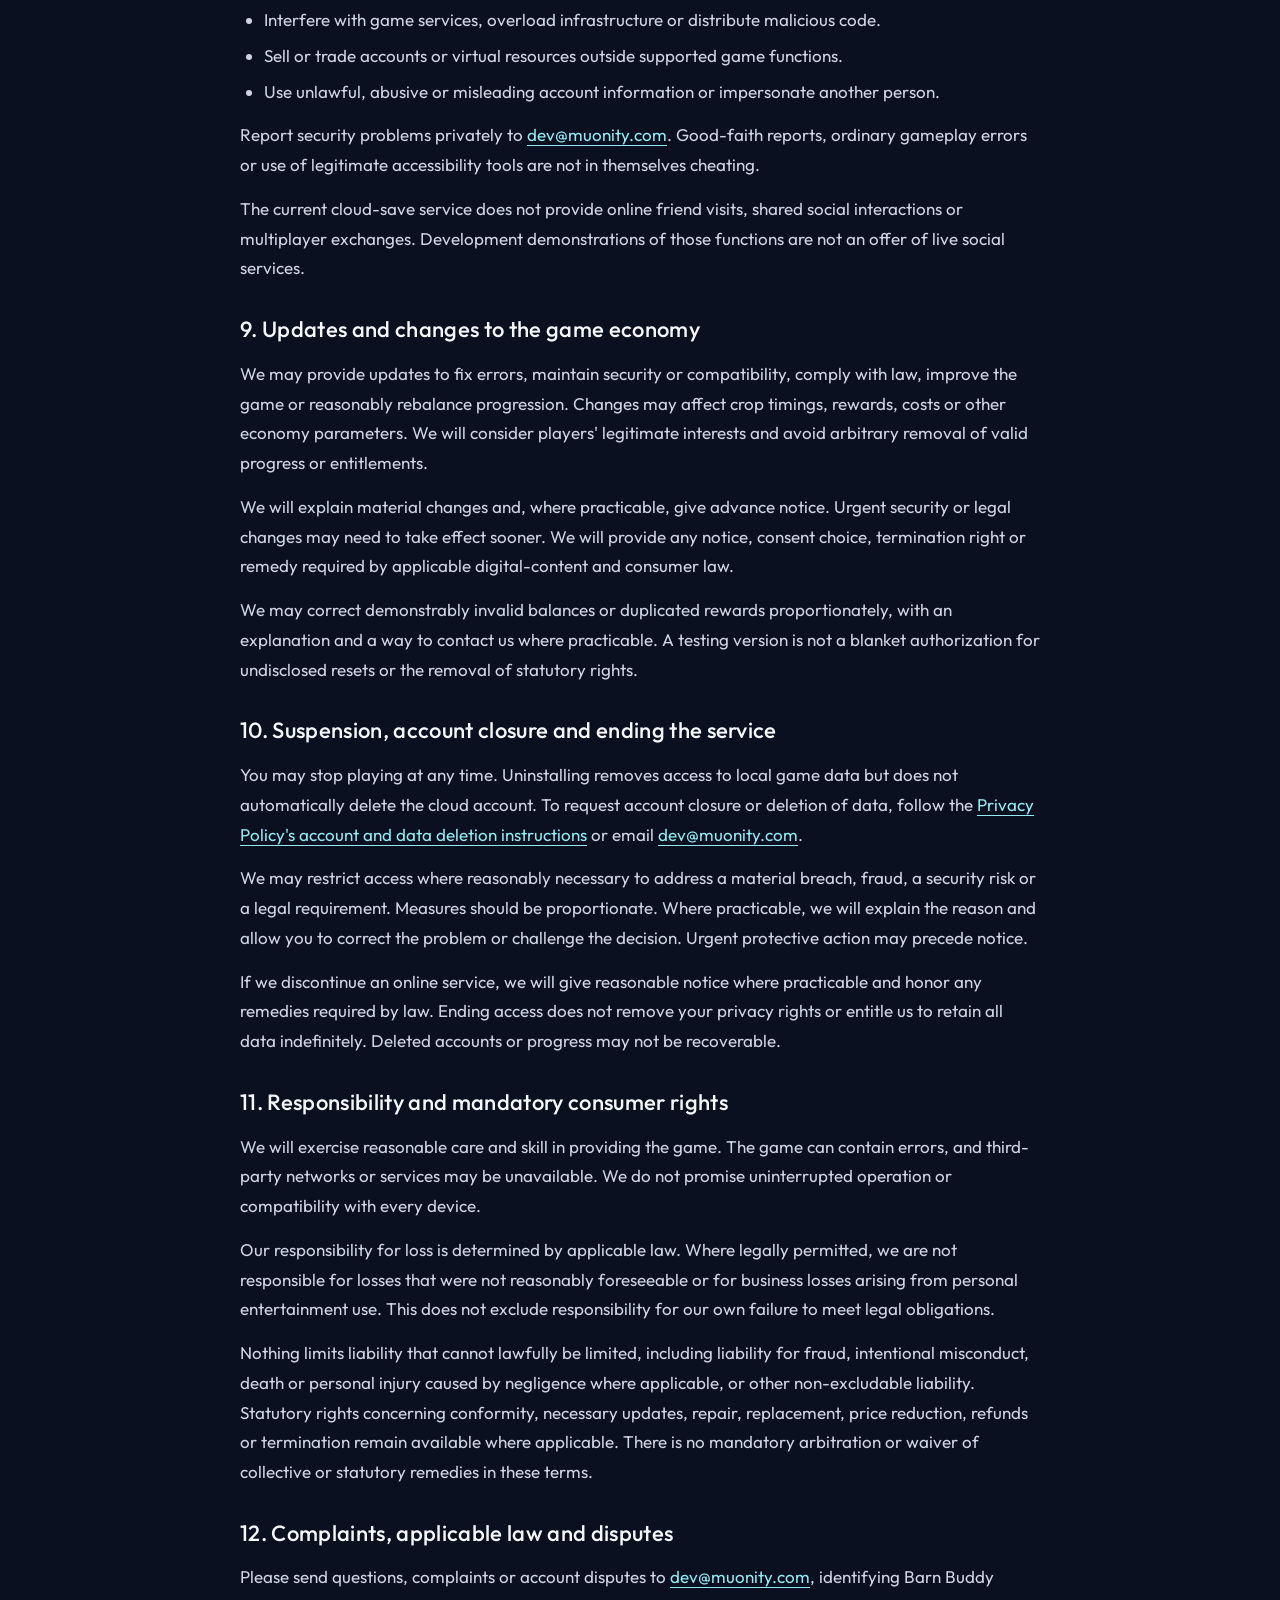
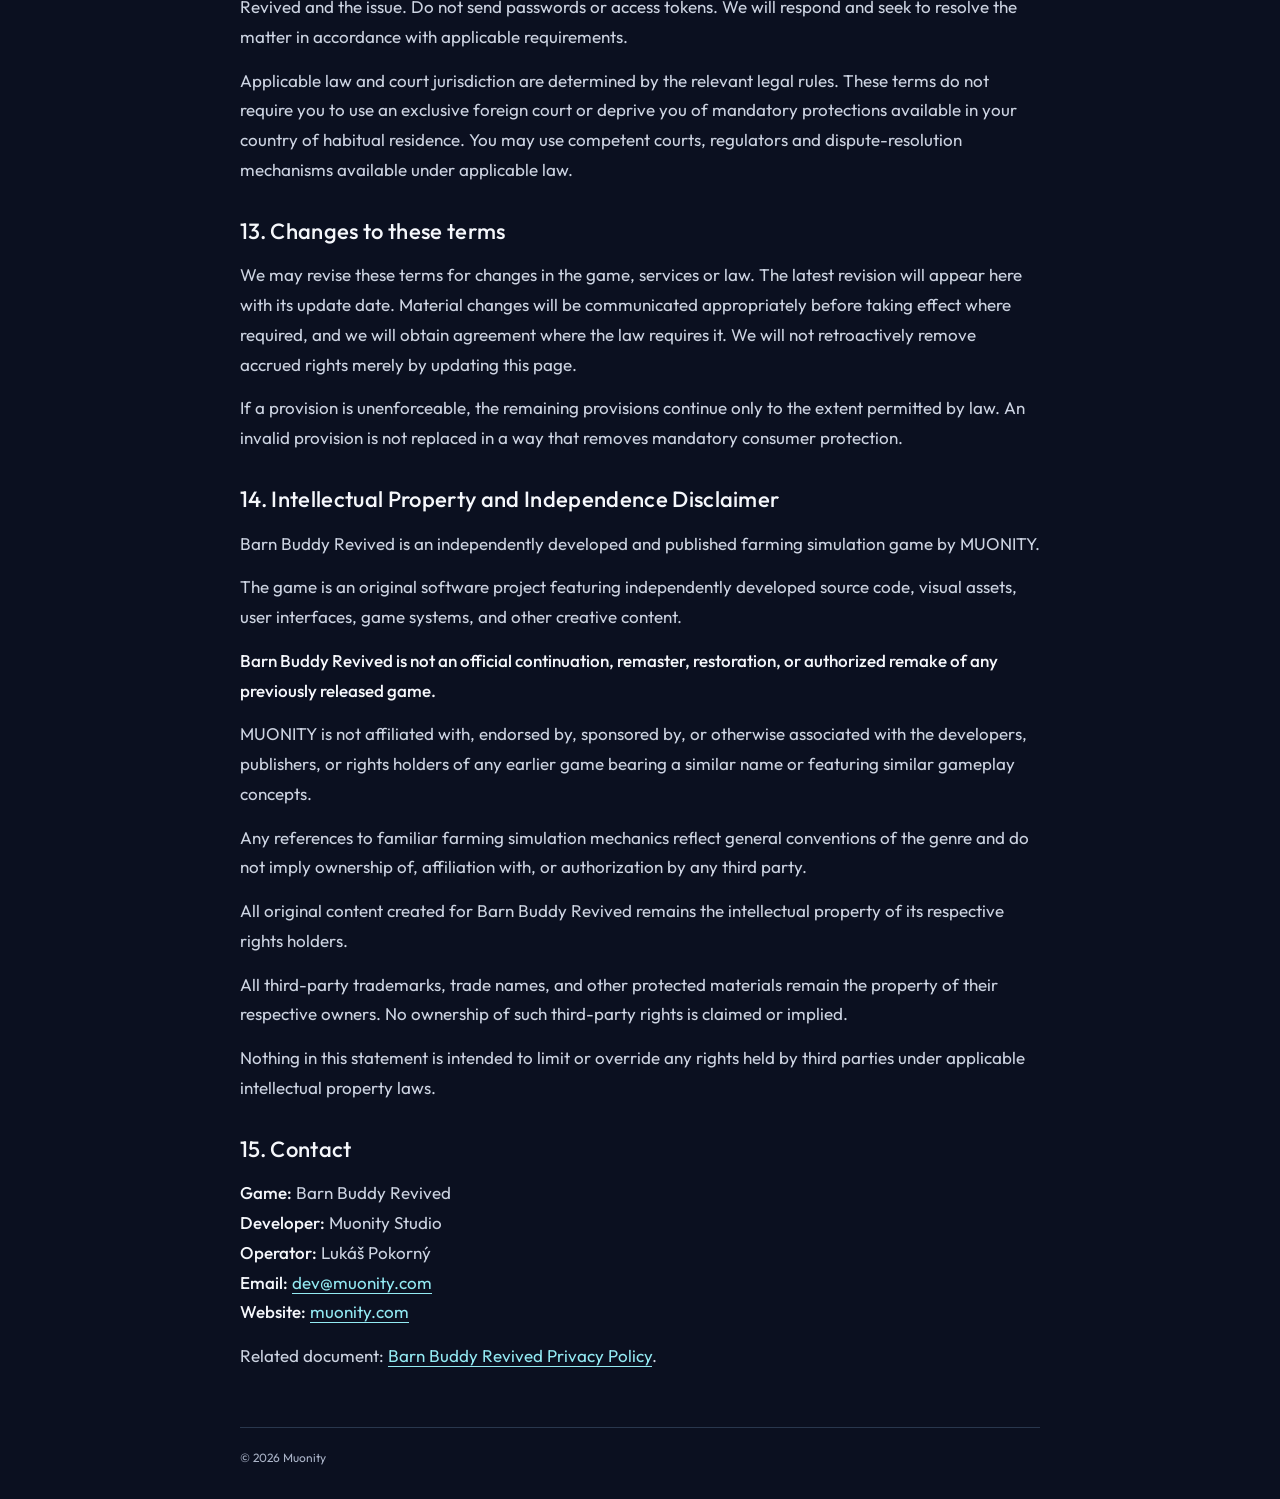
<file: terms/barn-buddy-revived/index.html>
<!doctype html>
<html lang="en">
<head>
  <meta charset="utf-8">
  <meta name="viewport" content="width=device-width, initial-scale=1">
  <title>Terms of Service — Barn Buddy Revived | Muonity</title>
  <meta name="description" content="Terms for Barn Buddy Revived by Muonity Studio: accounts, offline and cloud progress, virtual currencies, fair play and your rights.">
  <meta name="robots" content="index, follow">
  <meta name="theme-color" content="#0B1020">
  <link rel="canonical" href="https://muonity.com/terms/barn-buddy-revived/">
  <link rel="icon" type="image/png" sizes="192x192" href="../../assets/icons/muonity-symbol.png">
  <link rel="icon" type="image/x-icon" sizes="16x16 32x32 48x48" href="../../favicon.ico">
  <link rel="apple-touch-icon" sizes="180x180" href="../../assets/icons/apple-touch-icon.png">
  <link rel="preload" href="../../assets/fonts/outfit-variable-1.woff2" as="font" type="font/woff2" crossorigin>
  <link rel="stylesheet" href="../../css/fonts.css">
  <link rel="stylesheet" href="../../css/styles.css">
  <link rel="stylesheet" href="../../css/privacy.css">
  <style>
    .legal-policy h3 { margin-top: 26px; color: var(--color-text); font-size: 19px; line-height: 1.4; font-weight: 500; }
    .legal-policy ul { margin-block: 14px; padding-left: 24px; color: #CDD4E2; }
    .legal-policy li + li { margin-top: 6px; }
  </style>
</head>

<body class="privacy-page">
  <a class="skip-link" href="#main">Skip to content</a>
  <header class="privacy-header privacy-container">
    <a class="brand" href="https://muonity.com/" aria-label="Muonity home">
        <img class="brand-symbol" src="../../assets/icons/muonity-symbol.png" width="192" height="192" alt="">
        <span class="wordmark" aria-hidden="true">MU<img src="../../assets/icons/muonity-symbol.png" width="192" height="192" alt="">NITY</span>
      </a>
    <a class="privacy-back" href="https://muonity.com/">Back to Muonity <span aria-hidden="true">↗</span></a>
  </header>
  <main class="privacy-document privacy-container legal-policy" id="main">
    <div class="privacy-intro">
      <h1>Terms of Service — Barn Buddy Revived</h1>
      <p class="privacy-updated">Last updated: <time datetime="2026-10-27">October 27, 2026</time></p>
      <p>See also the <a href="../../privacy/barn-buddy-revived/">Privacy Policy</a>.</p>
    </div>
    <section aria-labelledby="section-1">
      <h2 id="section-1">1. About these terms</h2>
      <p>These Terms of Service govern your use of Barn Buddy Revived, an Android farming game provided by Lukáš Pokorný under the independent project name Muonity Studio (Muonity or MUONITY). Muonity Studio is not a separate legal entity. Contact us at <a href="mailto:dev@muonity.com">dev@muonity.com</a>.</p>
      <p>These terms apply to the features supplied in your version of the game, including testing versions. They do not promise unreleased functionality. Please read them before using the game. If you cannot agree, do not start or continue using the service; you may contact us about existing account data and any rights you retain.</p>
      <p>Our <a href="../../privacy/barn-buddy-revived/">Privacy Policy</a> explains personal-data processing. Agreement to these terms is not consent to optional analytics, crash reporting or personalized advertising. Nothing here removes mandatory consumer or data-protection rights.</p>
    </section>
    <section aria-labelledby="section-2">
      <h2 id="section-2">2. Eligibility and access</h2>
      <p>You must have the legal capacity or any parent or guardian authorization required in your country to use the service. A minor's acceptance does not waive any protections provided by law. You must also meet applicable Google account and Google Play requirements.</p>
      <p>Some features require a compatible Android device, internet access, Google services and a supported version of the game. Network charges may apply under your provider's terms. Offline support does not mean every service is available without a connection.</p>
    </section>
    <section aria-labelledby="section-3">
      <h2 id="section-3">3. Permission to use the game</h2>
      <p>We grant you a personal, limited, non-exclusive permission to install and use the game for lawful, non-commercial entertainment, subject to these terms and applicable law. We and the relevant rights holders retain rights in the software, artwork, audio and other game content.</p>
      <p>You must not redistribute or commercially exploit the game or its assets without permission. Restrictions do not prevent uses, interoperability work, accessibility measures or other activities expressly permitted by applicable law.</p>
    </section>
    <section aria-labelledby="section-4">
      <h2 id="section-4">4. Anonymous accounts and Google accounts</h2>
      <p>The game uses an anonymous Firebase account to identify your farm. You can optionally link it to Google to access the same cloud progress on another device. Linking is not a transfer or sale of your account. Keep access to your device and linked Google account secure and do not share credentials or authentication tokens.</p>
      <p>An unlinked account may become inaccessible after reinstalling, clearing app data or losing your device. We cannot guarantee recovery where ownership cannot be established. A Google account already associated with another farm does not automatically merge that farm with your current one.</p>
      <p>You are responsible for activity you authorize. You are not automatically responsible for unauthorized activity merely because it occurred on your account. Contact us if you suspect misuse.</p>
    </section>
    <section aria-labelledby="section-5">
      <h2 id="section-5">5. Progress, cloud synchronization and offline play</h2>
      <p>Your farm includes progress, level, EXP, currencies, inventory, plants, trees, plots and timers. The game stores local progress and synchronizes a private snapshot through Cloud Firestore when the service is available. Initial account access and first cloud loading require an internet connection.</p>
      <p>After loading your farm, supported own-farm activities can continue offline. Changes that have not synchronized may be unavailable on another device. Before switching devices, check the game's synchronization status.</p>
      <p>Simultaneous changes on different devices can conflict. The current implementation preserves branches rather than automatically combining them. Choosing the cloud farm can replace the active local version while retaining a local recovery copy; continuing locally can pause uploads. Read the in-game choice carefully.</p>
      <p>We take reasonable care to preserve progress, but uninterrupted access or recovery from every device failure, incompatible save or service outage cannot be guaranteed. This does not limit remedies you have for a service that fails to meet mandatory legal requirements.</p>
    </section>
    <section aria-labelledby="section-6">
      <h2 id="section-6">6. Buddy Coins, Buddy Gems and virtual items</h2>
      <p>Buddy Coins, Buddy Gems and other virtual items are game resources used only through the functions available in your version. They are not money, a bank balance, an investment or a claim to cash. There is no supported cash redemption or player-to-player sale or transfer.</p>
      <p>The current production implementation does not offer real-money purchases of Buddy Gems or other items. Development-only payment simulations do not create purchased entitlements. We do not promise a future shop, price, exchange rate or purchase feature.</p>
      <p>If paid items are introduced, their prices, functionality and applicable purchase, cancellation and refund terms will be provided before purchase, in accordance with Google Play requirements and applicable consumer law. Nothing in these terms removes rights relating to any purchase you actually make.</p>
    </section>
    <section aria-labelledby="section-7">
      <h2 id="section-7">7. Advertising, measurement and third-party services</h2>
      <p>Firebase supports account access, private cloud saves and optional measurement. The game also integrates Google AdMob rewarded ads and UMP advertising privacy controls. The current testing configuration uses test ads; commercial production ads are not enabled. No particular ad, reward amount or availability is promised.</p>
      <p>Where an optional rewarded-ad opportunity is available, you may choose whether to watch it. A reward depends on the conditions shown for that opportunity and successful confirmation; simply opening or closing an ad is not a completion. Contact us if a confirmed reward is missing.</p>
      <p>Usage analytics and crash reporting are optional and off by default. The relevant choices are described in the <a href="../../privacy/barn-buddy-revived/#section-4">Privacy Policy</a>. Refusing optional measurement does not itself remove access to core farming.</p>
      <p>Google services are also subject to their applicable terms, including the <a href="https://policies.google.com/terms">Google Terms of Service</a> and <a href="https://play.google.com/about/play-terms/">Google Play Terms of Service</a>. These do not replace our obligations to you under mandatory law.</p>
    </section>
    <section aria-labelledby="section-8">
      <h2 id="section-8">8. Fair play and prohibited conduct</h2>
      <p>You must not:</p>
      <ul><li>Use modified clients, bots or exploits to falsify progress, currencies, timers or reward confirmations.</li><li>Bypass authentication, privacy, security or access controls, or access another player's private data.</li><li>Interfere with game services, overload infrastructure or distribute malicious code.</li><li>Sell or trade accounts or virtual resources outside supported game functions.</li><li>Use unlawful, abusive or misleading account information or impersonate another person.</li></ul>
      <p>Report security problems privately to <a href="mailto:dev@muonity.com">dev@muonity.com</a>. Good-faith reports, ordinary gameplay errors or use of legitimate accessibility tools are not in themselves cheating.</p>
      <p>The current cloud-save service does not provide online friend visits, shared social interactions or multiplayer exchanges. Development demonstrations of those functions are not an offer of live social services.</p>
    </section>
    <section aria-labelledby="section-9">
      <h2 id="section-9">9. Updates and changes to the game economy</h2>
      <p>We may provide updates to fix errors, maintain security or compatibility, comply with law, improve the game or reasonably rebalance progression. Changes may affect crop timings, rewards, costs or other economy parameters. We will consider players' legitimate interests and avoid arbitrary removal of valid progress or entitlements.</p>
      <p>We will explain material changes and, where practicable, give advance notice. Urgent security or legal changes may need to take effect sooner. We will provide any notice, consent choice, termination right or remedy required by applicable digital-content and consumer law.</p>
      <p>We may correct demonstrably invalid balances or duplicated rewards proportionately, with an explanation and a way to contact us where practicable. A testing version is not a blanket authorization for undisclosed resets or the removal of statutory rights.</p>
    </section>
    <section aria-labelledby="section-10">
      <h2 id="section-10">10. Suspension, account closure and ending the service</h2>
      <p>You may stop playing at any time. Uninstalling removes access to local game data but does not automatically delete the cloud account. To request account closure or deletion of data, follow the <a href="../../privacy/barn-buddy-revived/#section-10">Privacy Policy's account and data deletion instructions</a> or email <a href="mailto:dev@muonity.com">dev@muonity.com</a>.</p>
      <p>We may restrict access where reasonably necessary to address a material breach, fraud, a security risk or a legal requirement. Measures should be proportionate. Where practicable, we will explain the reason and allow you to correct the problem or challenge the decision. Urgent protective action may precede notice.</p>
      <p>If we discontinue an online service, we will give reasonable notice where practicable and honor any remedies required by law. Ending access does not remove your privacy rights or entitle us to retain all data indefinitely. Deleted accounts or progress may not be recoverable.</p>
    </section>
    <section aria-labelledby="section-11">
      <h2 id="section-11">11. Responsibility and mandatory consumer rights</h2>
      <p>We will exercise reasonable care and skill in providing the game. The game can contain errors, and third-party networks or services may be unavailable. We do not promise uninterrupted operation or compatibility with every device.</p>
      <p>Our responsibility for loss is determined by applicable law. Where legally permitted, we are not responsible for losses that were not reasonably foreseeable or for business losses arising from personal entertainment use. This does not exclude responsibility for our own failure to meet legal obligations.</p>
      <p>Nothing limits liability that cannot lawfully be limited, including liability for fraud, intentional misconduct, death or personal injury caused by negligence where applicable, or other non-excludable liability. Statutory rights concerning conformity, necessary updates, repair, replacement, price reduction, refunds or termination remain available where applicable. There is no mandatory arbitration or waiver of collective or statutory remedies in these terms.</p>
    </section>
    <section aria-labelledby="section-12">
      <h2 id="section-12">12. Complaints, applicable law and disputes</h2>
      <p>Please send questions, complaints or account disputes to <a href="mailto:dev@muonity.com">dev@muonity.com</a>, identifying Barn Buddy Revived and the issue. Do not send passwords or access tokens. We will respond and seek to resolve the matter in accordance with applicable requirements.</p>
      <p>Applicable law and court jurisdiction are determined by the relevant legal rules. These terms do not require you to use an exclusive foreign court or deprive you of mandatory protections available in your country of habitual residence. You may use competent courts, regulators and dispute-resolution mechanisms available under applicable law.</p>
    </section>
    <section aria-labelledby="section-13">
      <h2 id="section-13">13. Changes to these terms</h2>
      <p>We may revise these terms for changes in the game, services or law. The latest revision will appear here with its update date. Material changes will be communicated appropriately before taking effect where required, and we will obtain agreement where the law requires it. We will not retroactively remove accrued rights merely by updating this page.</p>
      <p>If a provision is unenforceable, the remaining provisions continue only to the extent permitted by law. An invalid provision is not replaced in a way that removes mandatory consumer protection.</p>
    </section>
    <section aria-labelledby="section-14">
      <h2 id="section-14">14. Intellectual Property and Independence Disclaimer</h2>
      <p>Barn Buddy Revived is an independently developed and published farming simulation game by MUONITY.</p>
      <p>The game is an original software project featuring independently developed source code, visual assets, user interfaces, game systems, and other creative content.</p>
      <p><strong>Barn Buddy Revived is not an official continuation, remaster, restoration, or authorized remake of any previously released game.</strong></p>
      <p>MUONITY is not affiliated with, endorsed by, sponsored by, or otherwise associated with the developers, publishers, or rights holders of any earlier game bearing a similar name or featuring similar gameplay concepts.</p>
      <p>Any references to familiar farming simulation mechanics reflect general conventions of the genre and do not imply ownership of, affiliation with, or authorization by any third party.</p>
      <p>All original content created for Barn Buddy Revived remains the intellectual property of its respective rights holders.</p>
      <p>All third-party trademarks, trade names, and other protected materials remain the property of their respective owners. No ownership of such third-party rights is claimed or implied.</p>
      <p>Nothing in this statement is intended to limit or override any rights held by third parties under applicable intellectual property laws.</p>
    </section>
    <section aria-labelledby="section-15">
      <h2 id="section-15">15. Contact</h2>
      <p><strong>Game:</strong> Barn Buddy Revived<br><strong>Developer:</strong> Muonity Studio<br><strong>Operator:</strong> Lukáš Pokorný<br><strong>Email:</strong> <a href="mailto:dev@muonity.com">dev@muonity.com</a><br><strong>Website:</strong> <a href="https://muonity.com/">muonity.com</a></p>
      <p>Related document: <a href="../../privacy/barn-buddy-revived/">Barn Buddy Revived Privacy Policy</a>.</p>
    </section>
  </main>
  <footer class="privacy-footer privacy-container"><small>© 2026 Muonity</small></footer>
</body>
</html>
</file>
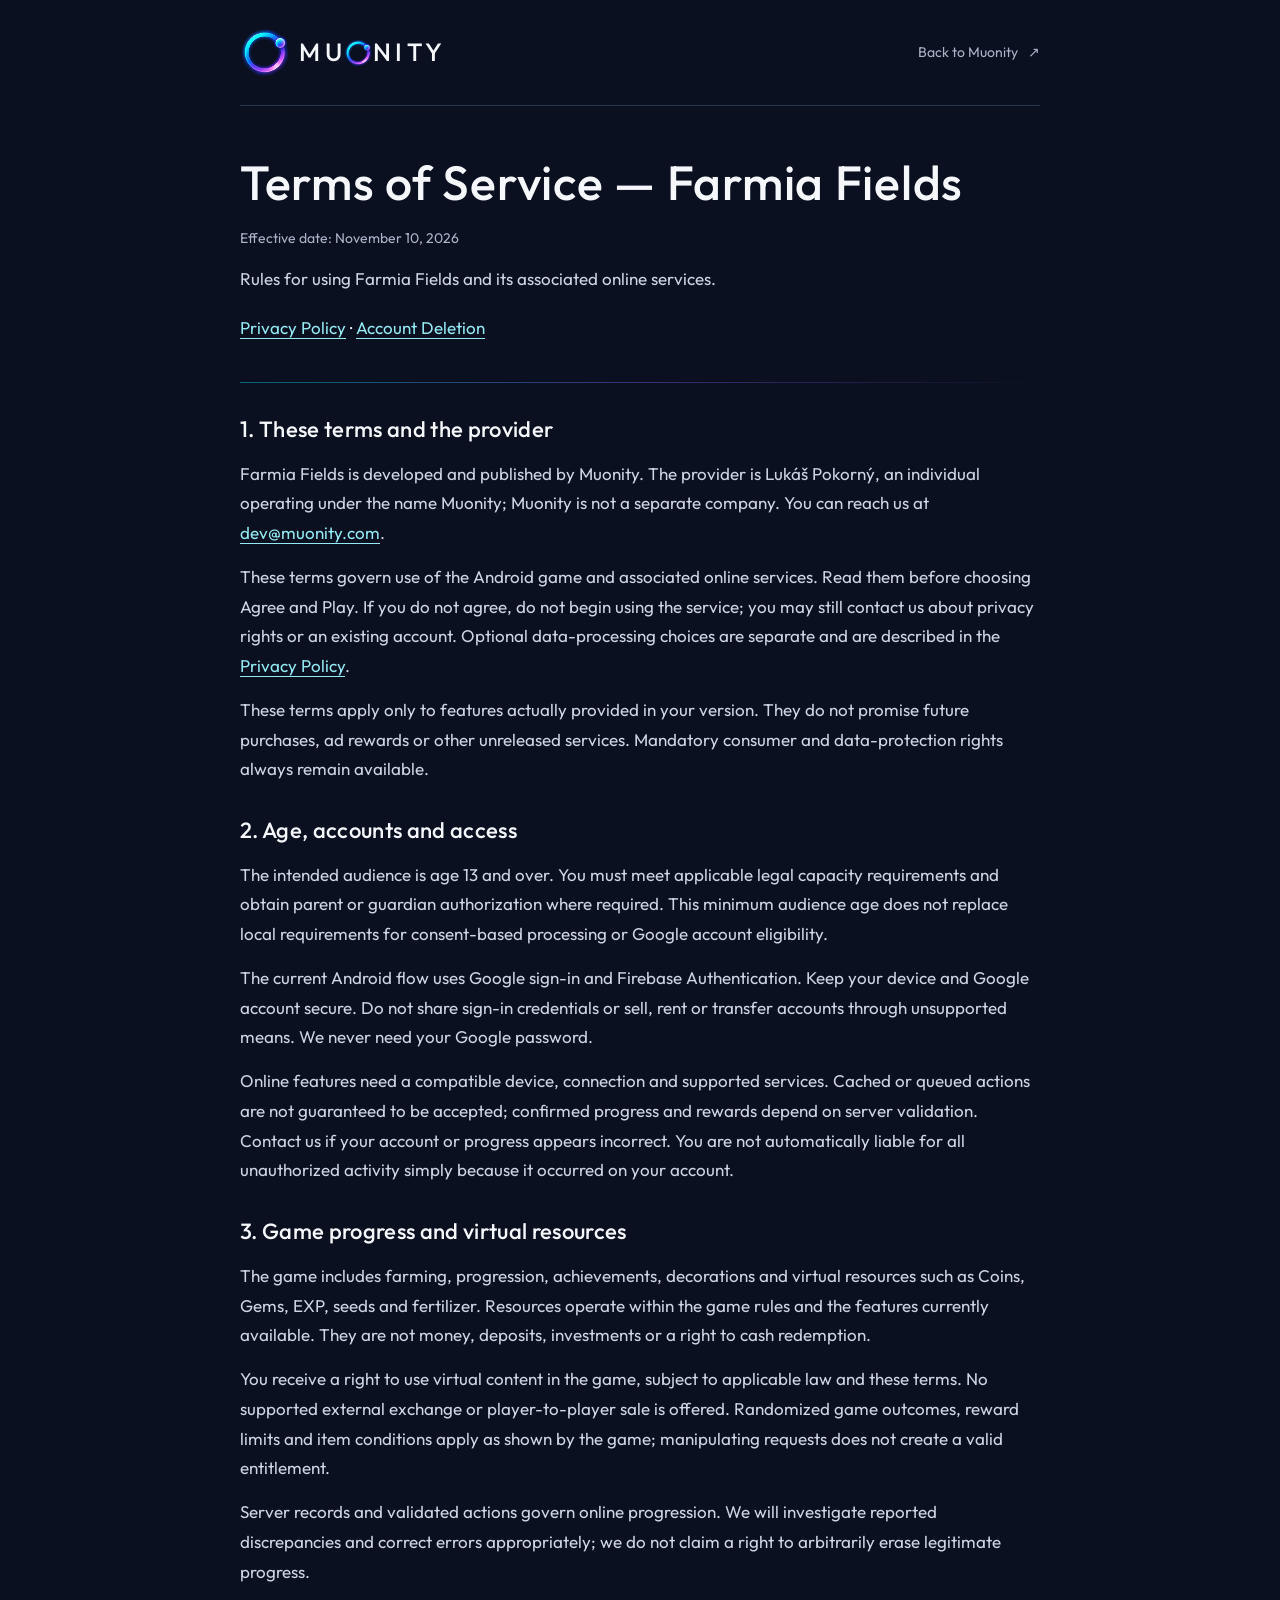
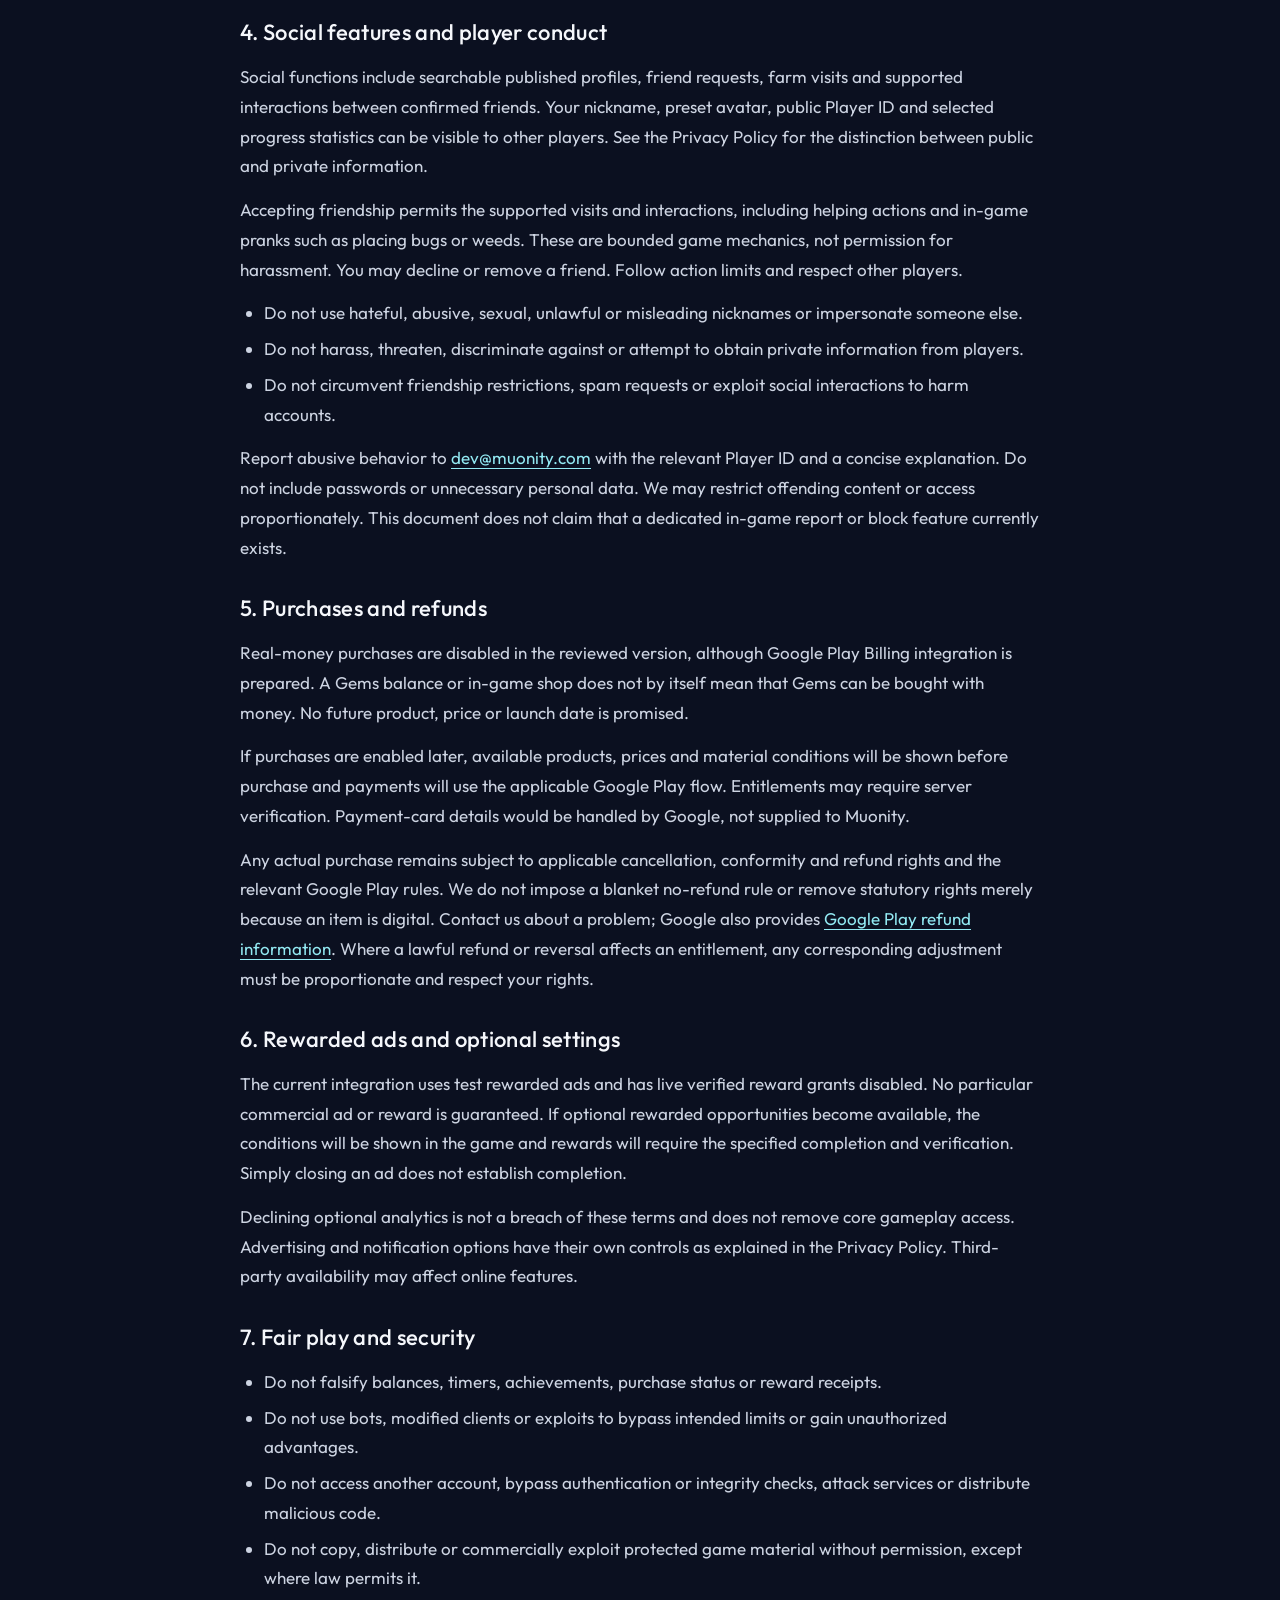
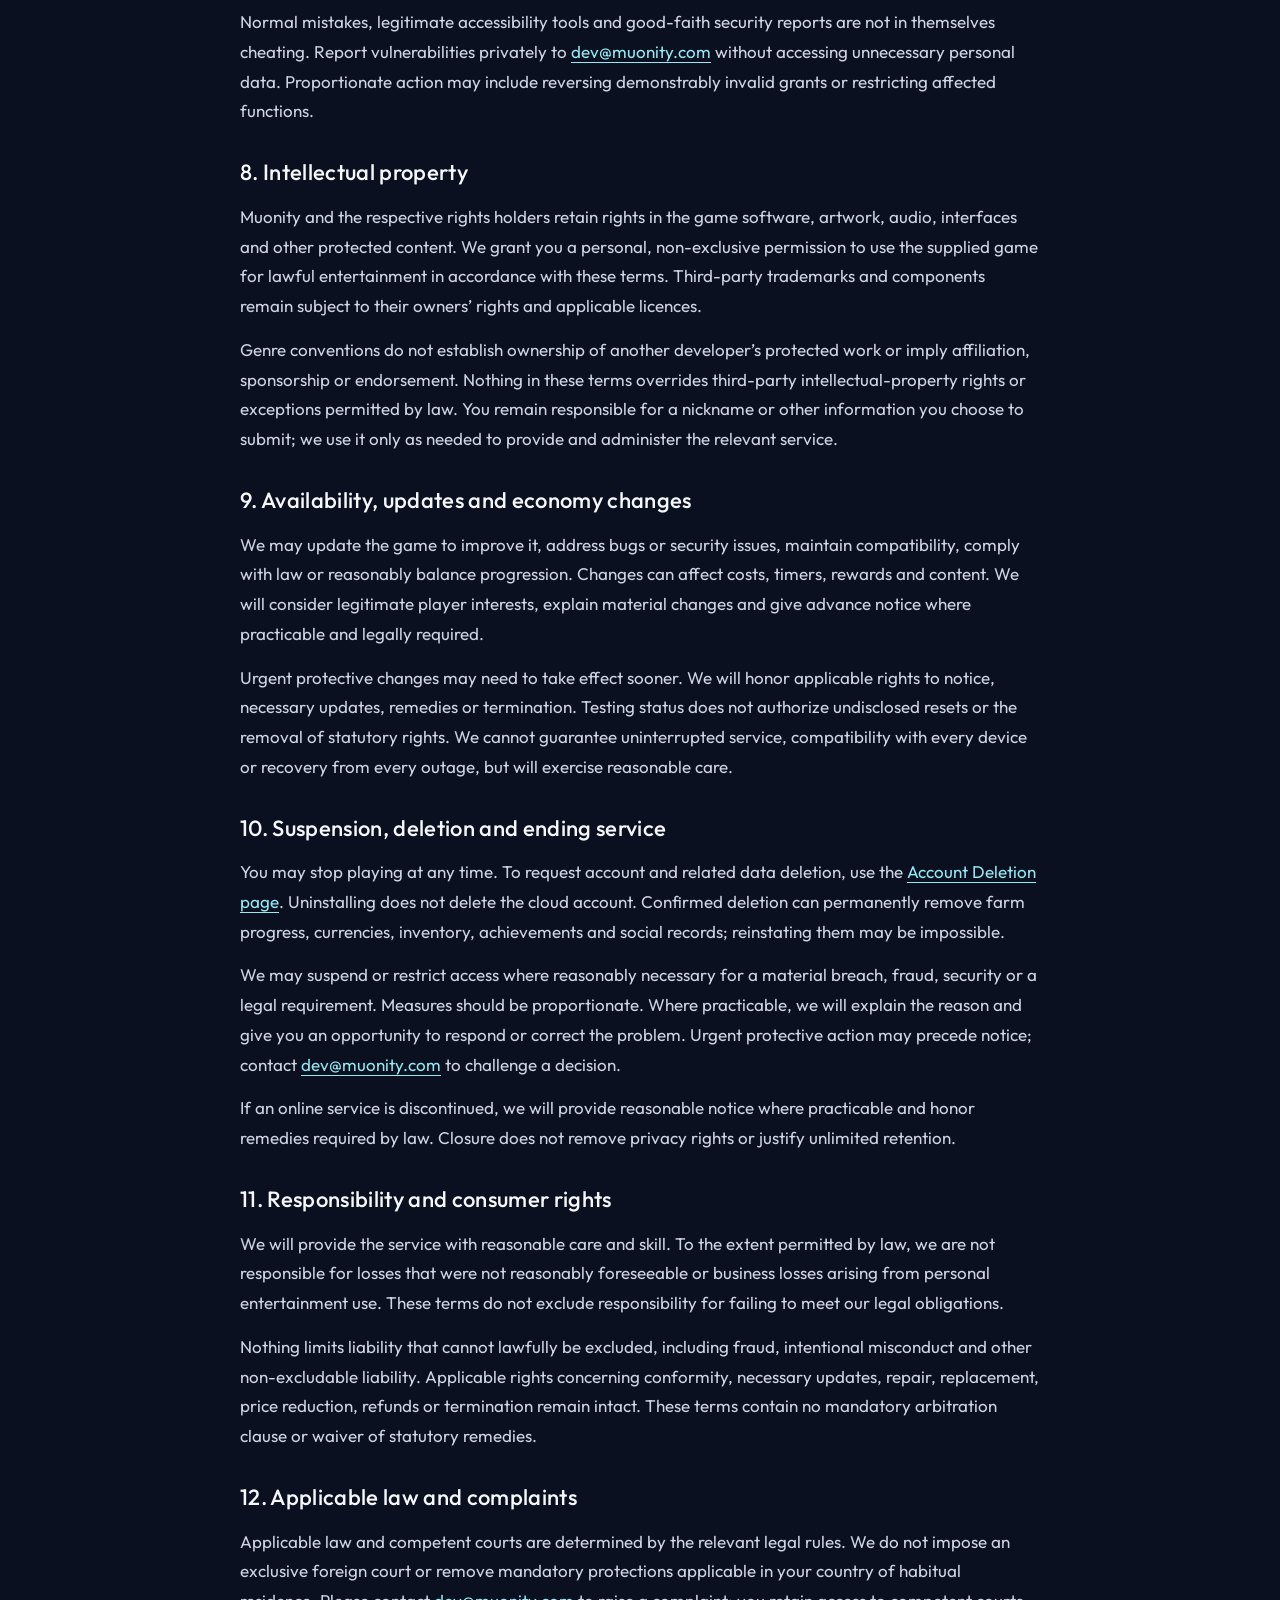
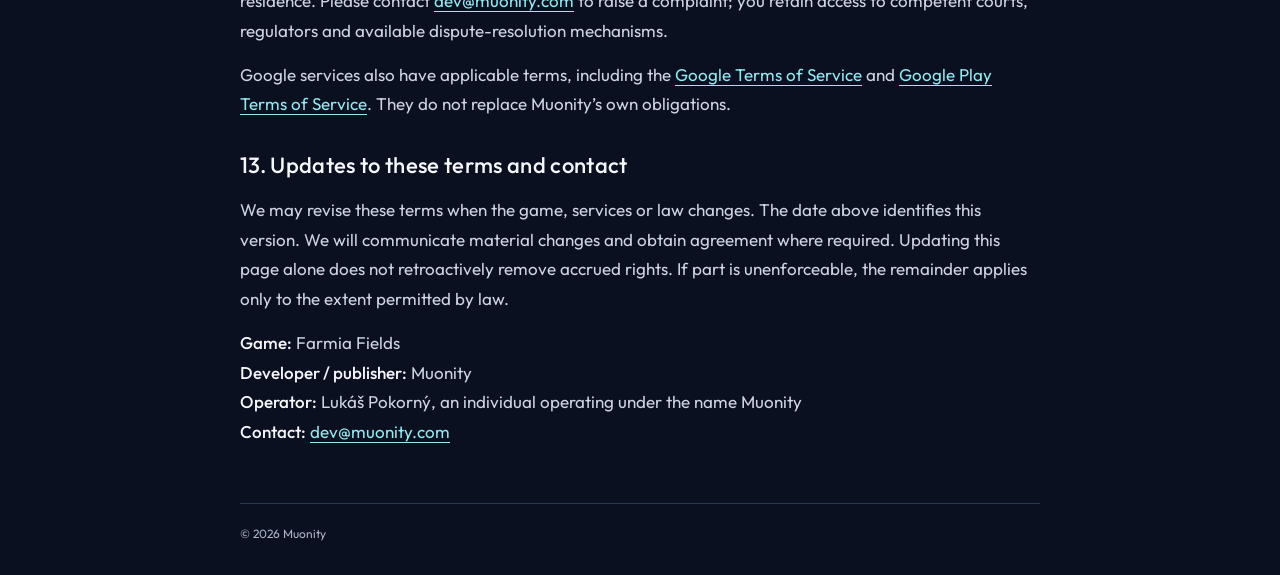
<file: terms/farmia-fields/index.html>
<!doctype html>
<html lang="en">
<head>
  <meta charset="utf-8">
  <meta name="viewport" content="width=device-width, initial-scale=1">
  <title>Farmia Fields Terms of Service | Muonity</title>
  <meta name="description" content="Terms for Farmia Fields by Muonity: accounts, farming, social features, virtual resources, fair play and player rights.">
  <meta name="robots" content="index, follow">
  <meta name="theme-color" content="#0B1020">
  <link rel="canonical" href="https://muonity.com/terms/farmia-fields/">
  <link rel="icon" type="image/png" sizes="192x192" href="../../assets/icons/muonity-symbol.png">
  <link rel="icon" type="image/x-icon" sizes="16x16 32x32 48x48" href="../../favicon.ico">
  <link rel="apple-touch-icon" sizes="180x180" href="../../assets/icons/apple-touch-icon.png">
  <link rel="preload" href="../../assets/fonts/outfit-variable-1.woff2" as="font" type="font/woff2" crossorigin>
  <link rel="stylesheet" href="../../css/fonts.css">
  <link rel="stylesheet" href="../../css/styles.css">
  <link rel="stylesheet" href="../../css/privacy.css">
  <style>
    .legal-policy h3 { margin-top: 26px; color: var(--color-text); font-size: 19px; line-height: 1.4; font-weight: 500; }
    .legal-policy ul, .legal-policy ol { margin-block: 14px; padding-left: 24px; color: #CDD4E2; }
    .legal-policy li + li { margin-top: 6px; }
    .legal-policy nav { margin-top: 12px; }
    .legal-policy nav a { display: inline-flex; align-items: center; min-height: 44px; }
  </style>
</head>

<body class="privacy-page">
  <a class="skip-link" href="#main">Skip to content</a>
  <header class="privacy-header privacy-container">
    <a class="brand" href="https://muonity.com/" aria-label="Muonity home">
        <img class="brand-symbol" src="../../assets/icons/muonity-symbol.png" width="192" height="192" alt="">
        <span class="wordmark" aria-hidden="true">MU<img src="../../assets/icons/muonity-symbol.png" width="192" height="192" alt="">NITY</span>
      </a>
    <a class="privacy-back" href="https://muonity.com/">Back to Muonity <span aria-hidden="true">↗</span></a>
  </header>
  <main class="privacy-document privacy-container legal-policy" id="main">
    <div class="privacy-intro">
      <h1>Terms of Service — Farmia Fields</h1>
      <p class="privacy-updated">Effective date: <time datetime="2026-11-10">November 10, 2026</time></p>
      <p>Rules for using Farmia Fields and its associated online services.</p>
      <nav aria-label="Farmia Fields legal documents"><a href="../../privacy/farmia-fields/">Privacy Policy</a> · <a href="../../account-deletion/farmia-fields/">Account Deletion</a></nav>
    </div>
    <section aria-labelledby="agreement">
      <h2 id="agreement">1. These terms and the provider</h2>
      <p>Farmia Fields is developed and published by Muonity. The provider is Lukáš Pokorný, an individual operating under the name Muonity; Muonity is not a separate company. You can reach us at <a href="mailto:dev@muonity.com">dev@muonity.com</a>.</p>
      <p>These terms govern use of the Android game and associated online services. Read them before choosing Agree and Play. If you do not agree, do not begin using the service; you may still contact us about privacy rights or an existing account. Optional data-processing choices are separate and are described in the <a href="../../privacy/farmia-fields/">Privacy Policy</a>.</p>
      <p>These terms apply only to features actually provided in your version. They do not promise future purchases, ad rewards or other unreleased services. Mandatory consumer and data-protection rights always remain available.</p>
    </section>
    <section aria-labelledby="eligibility">
      <h2 id="eligibility">2. Age, accounts and access</h2>
      <p>The intended audience is age 13 and over. You must meet applicable legal capacity requirements and obtain parent or guardian authorization where required. This minimum audience age does not replace local requirements for consent-based processing or Google account eligibility.</p>
      <p>The current Android flow uses Google sign-in and Firebase Authentication. Keep your device and Google account secure. Do not share sign-in credentials or sell, rent or transfer accounts through unsupported means. We never need your Google password.</p>
      <p>Online features need a compatible device, connection and supported services. Cached or queued actions are not guaranteed to be accepted; confirmed progress and rewards depend on server validation. Contact us if your account or progress appears incorrect. You are not automatically liable for all unauthorized activity simply because it occurred on your account.</p>
    </section>
    <section aria-labelledby="gameplay">
      <h2 id="gameplay">3. Game progress and virtual resources</h2>
      <p>The game includes farming, progression, achievements, decorations and virtual resources such as Coins, Gems, EXP, seeds and fertilizer. Resources operate within the game rules and the features currently available. They are not money, deposits, investments or a right to cash redemption.</p>
      <p>You receive a right to use virtual content in the game, subject to applicable law and these terms. No supported external exchange or player-to-player sale is offered. Randomized game outcomes, reward limits and item conditions apply as shown by the game; manipulating requests does not create a valid entitlement.</p>
      <p>Server records and validated actions govern online progression. We will investigate reported discrepancies and correct errors appropriately; we do not claim a right to arbitrarily erase legitimate progress.</p>
    </section>
    <section aria-labelledby="social">
      <h2 id="social">4. Social features and player conduct</h2>
      <p>Social functions include searchable published profiles, friend requests, farm visits and supported interactions between confirmed friends. Your nickname, preset avatar, public Player ID and selected progress statistics can be visible to other players. See the Privacy Policy for the distinction between public and private information.</p>
      <p>Accepting friendship permits the supported visits and interactions, including helping actions and in-game pranks such as placing bugs or weeds. These are bounded game mechanics, not permission for harassment. You may decline or remove a friend. Follow action limits and respect other players.</p>
      <ul><li>Do not use hateful, abusive, sexual, unlawful or misleading nicknames or impersonate someone else.</li><li>Do not harass, threaten, discriminate against or attempt to obtain private information from players.</li><li>Do not circumvent friendship restrictions, spam requests or exploit social interactions to harm accounts.</li></ul>
      <p>Report abusive behavior to <a href="mailto:dev@muonity.com">dev@muonity.com</a> with the relevant Player ID and a concise explanation. Do not include passwords or unnecessary personal data. We may restrict offending content or access proportionately. This document does not claim that a dedicated in-game report or block feature currently exists.</p>
    </section>
    <section aria-labelledby="commerce">
      <h2 id="commerce">5. Purchases and refunds</h2>
      <p>Real-money purchases are disabled in the reviewed version, although Google Play Billing integration is prepared. A Gems balance or in-game shop does not by itself mean that Gems can be bought with money. No future product, price or launch date is promised.</p>
      <p>If purchases are enabled later, available products, prices and material conditions will be shown before purchase and payments will use the applicable Google Play flow. Entitlements may require server verification. Payment-card details would be handled by Google, not supplied to Muonity.</p>
      <p>Any actual purchase remains subject to applicable cancellation, conformity and refund rights and the relevant Google Play rules. We do not impose a blanket no-refund rule or remove statutory rights merely because an item is digital. Contact us about a problem; Google also provides <a href="https://support.google.com/googleplay/answer/2479637">Google Play refund information</a>. Where a lawful refund or reversal affects an entitlement, any corresponding adjustment must be proportionate and respect your rights.</p>
    </section>
    <section aria-labelledby="ads">
      <h2 id="ads">6. Rewarded ads and optional settings</h2>
      <p>The current integration uses test rewarded ads and has live verified reward grants disabled. No particular commercial ad or reward is guaranteed. If optional rewarded opportunities become available, the conditions will be shown in the game and rewards will require the specified completion and verification. Simply closing an ad does not establish completion.</p>
      <p>Declining optional analytics is not a breach of these terms and does not remove core gameplay access. Advertising and notification options have their own controls as explained in the Privacy Policy. Third-party availability may affect online features.</p>
    </section>
    <section aria-labelledby="fair-play">
      <h2 id="fair-play">7. Fair play and security</h2>
      <ul><li>Do not falsify balances, timers, achievements, purchase status or reward receipts.</li><li>Do not use bots, modified clients or exploits to bypass intended limits or gain unauthorized advantages.</li><li>Do not access another account, bypass authentication or integrity checks, attack services or distribute malicious code.</li><li>Do not copy, distribute or commercially exploit protected game material without permission, except where law permits it.</li></ul>
      <p>Normal mistakes, legitimate accessibility tools and good-faith security reports are not in themselves cheating. Report vulnerabilities privately to <a href="mailto:dev@muonity.com">dev@muonity.com</a> without accessing unnecessary personal data. Proportionate action may include reversing demonstrably invalid grants or restricting affected functions.</p>
    </section>
    <section aria-labelledby="ip">
      <h2 id="ip">8. Intellectual property</h2>
      <p>Muonity and the respective rights holders retain rights in the game software, artwork, audio, interfaces and other protected content. We grant you a personal, non-exclusive permission to use the supplied game for lawful entertainment in accordance with these terms. Third-party trademarks and components remain subject to their owners’ rights and applicable licences.</p>
      <p>Genre conventions do not establish ownership of another developer’s protected work or imply affiliation, sponsorship or endorsement. Nothing in these terms overrides third-party intellectual-property rights or exceptions permitted by law. You remain responsible for a nickname or other information you choose to submit; we use it only as needed to provide and administer the relevant service.</p>
    </section>
    <section aria-labelledby="changes">
      <h2 id="changes">9. Availability, updates and economy changes</h2>
      <p>We may update the game to improve it, address bugs or security issues, maintain compatibility, comply with law or reasonably balance progression. Changes can affect costs, timers, rewards and content. We will consider legitimate player interests, explain material changes and give advance notice where practicable and legally required.</p>
      <p>Urgent protective changes may need to take effect sooner. We will honor applicable rights to notice, necessary updates, remedies or termination. Testing status does not authorize undisclosed resets or the removal of statutory rights. We cannot guarantee uninterrupted service, compatibility with every device or recovery from every outage, but will exercise reasonable care.</p>
    </section>
    <section aria-labelledby="termination">
      <h2 id="termination">10. Suspension, deletion and ending service</h2>
      <p>You may stop playing at any time. To request account and related data deletion, use the <a href="../../account-deletion/farmia-fields/">Account Deletion page</a>. Uninstalling does not delete the cloud account. Confirmed deletion can permanently remove farm progress, currencies, inventory, achievements and social records; reinstating them may be impossible.</p>
      <p>We may suspend or restrict access where reasonably necessary for a material breach, fraud, security or a legal requirement. Measures should be proportionate. Where practicable, we will explain the reason and give you an opportunity to respond or correct the problem. Urgent protective action may precede notice; contact <a href="mailto:dev@muonity.com">dev@muonity.com</a> to challenge a decision.</p>
      <p>If an online service is discontinued, we will provide reasonable notice where practicable and honor remedies required by law. Closure does not remove privacy rights or justify unlimited retention.</p>
    </section>
    <section aria-labelledby="liability">
      <h2 id="liability">11. Responsibility and consumer rights</h2>
      <p>We will provide the service with reasonable care and skill. To the extent permitted by law, we are not responsible for losses that were not reasonably foreseeable or business losses arising from personal entertainment use. These terms do not exclude responsibility for failing to meet our legal obligations.</p>
      <p>Nothing limits liability that cannot lawfully be excluded, including fraud, intentional misconduct and other non-excludable liability. Applicable rights concerning conformity, necessary updates, repair, replacement, price reduction, refunds or termination remain intact. These terms contain no mandatory arbitration clause or waiver of statutory remedies.</p>
    </section>
    <section aria-labelledby="law">
      <h2 id="law">12. Applicable law and complaints</h2>
      <p>Applicable law and competent courts are determined by the relevant legal rules. We do not impose an exclusive foreign court or remove mandatory protections applicable in your country of habitual residence. Please contact <a href="mailto:dev@muonity.com">dev@muonity.com</a> to raise a complaint; you retain access to competent courts, regulators and available dispute-resolution mechanisms.</p>
      <p>Google services also have applicable terms, including the <a href="https://policies.google.com/terms">Google Terms of Service</a> and <a href="https://play.google.com/about/play-terms/">Google Play Terms of Service</a>. They do not replace Muonity’s own obligations.</p>
    </section>
    <section aria-labelledby="revision">
      <h2 id="revision">13. Updates to these terms and contact</h2>
      <p>We may revise these terms when the game, services or law changes. The date above identifies this version. We will communicate material changes and obtain agreement where required. Updating this page alone does not retroactively remove accrued rights. If part is unenforceable, the remainder applies only to the extent permitted by law.</p>
      <p><strong>Game:</strong> Farmia Fields<br><strong>Developer / publisher:</strong> Muonity<br><strong>Operator:</strong> Lukáš Pokorný, an individual operating under the name Muonity<br><strong>Contact:</strong> <a href="mailto:dev@muonity.com">dev@muonity.com</a></p>
    </section>
  </main>
  <footer class="privacy-footer privacy-container"><small>© 2026 Muonity</small></footer>
</body>
</html>
</file>
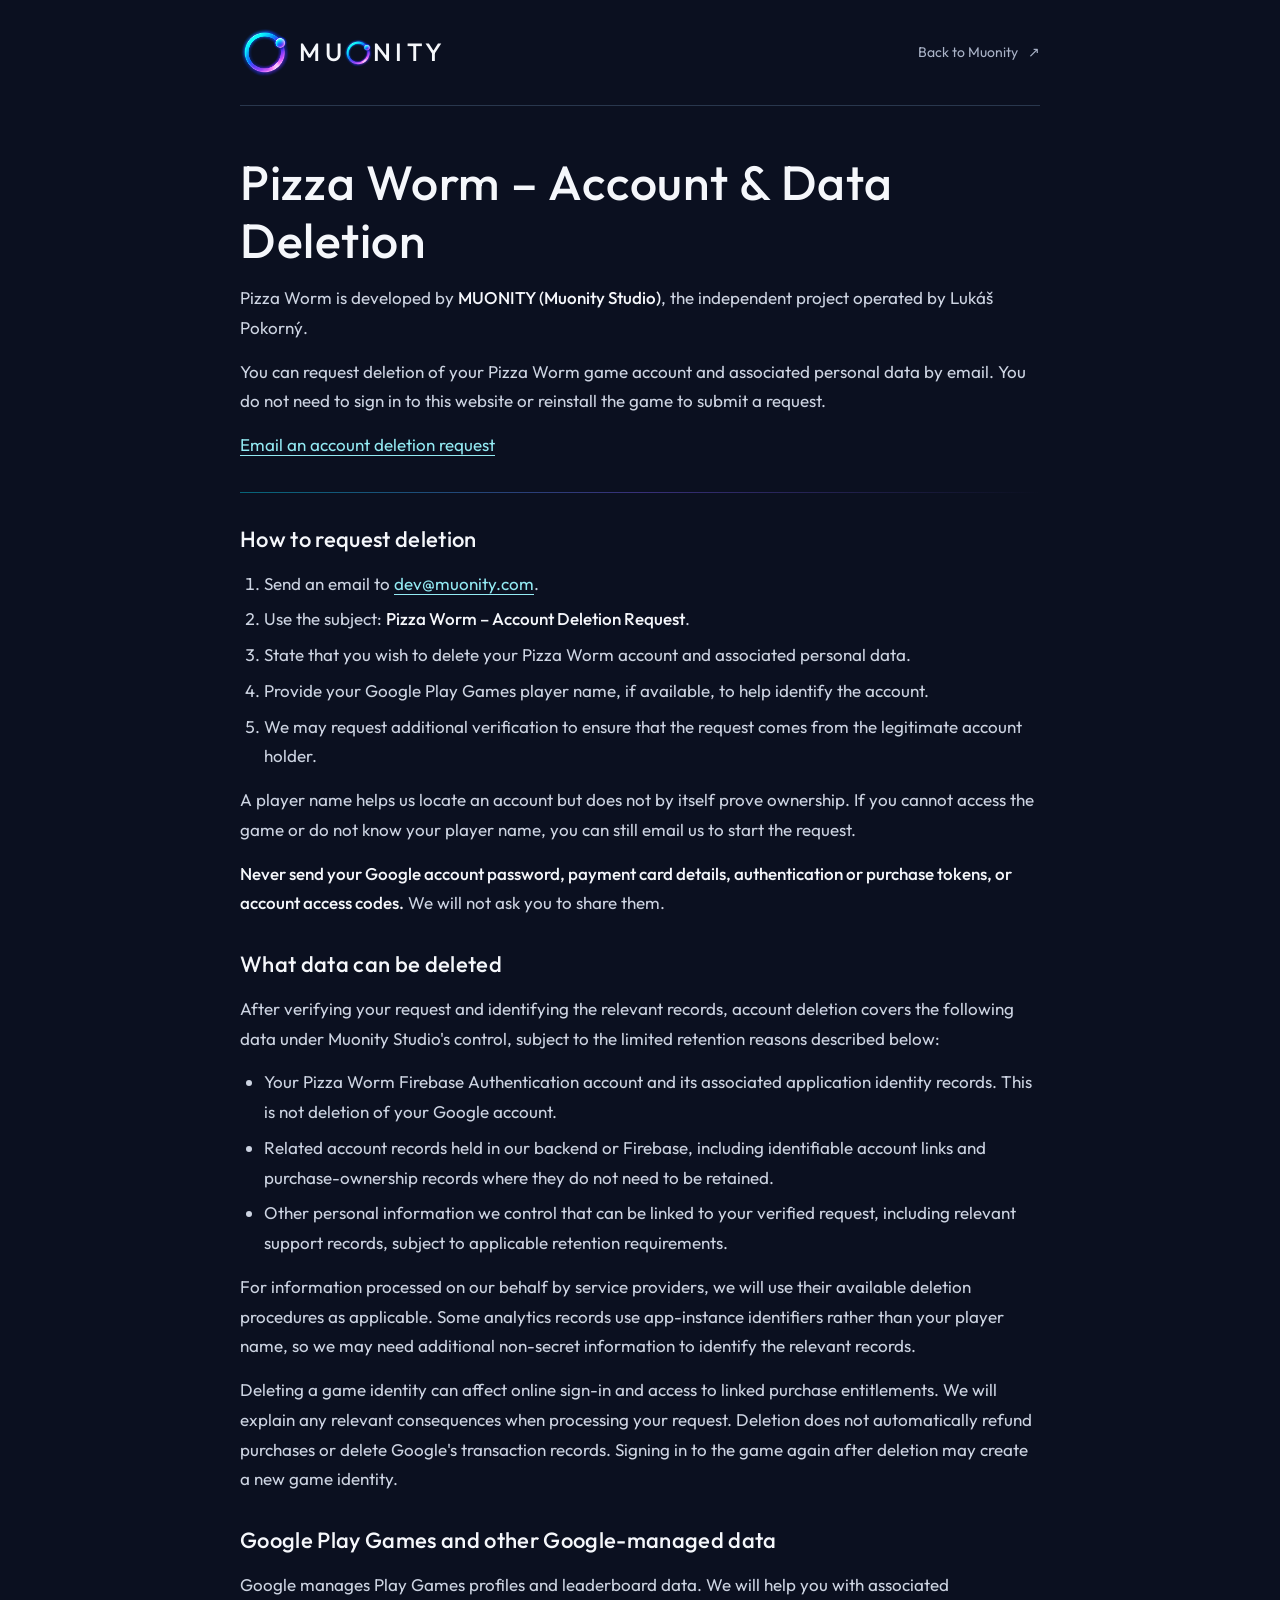
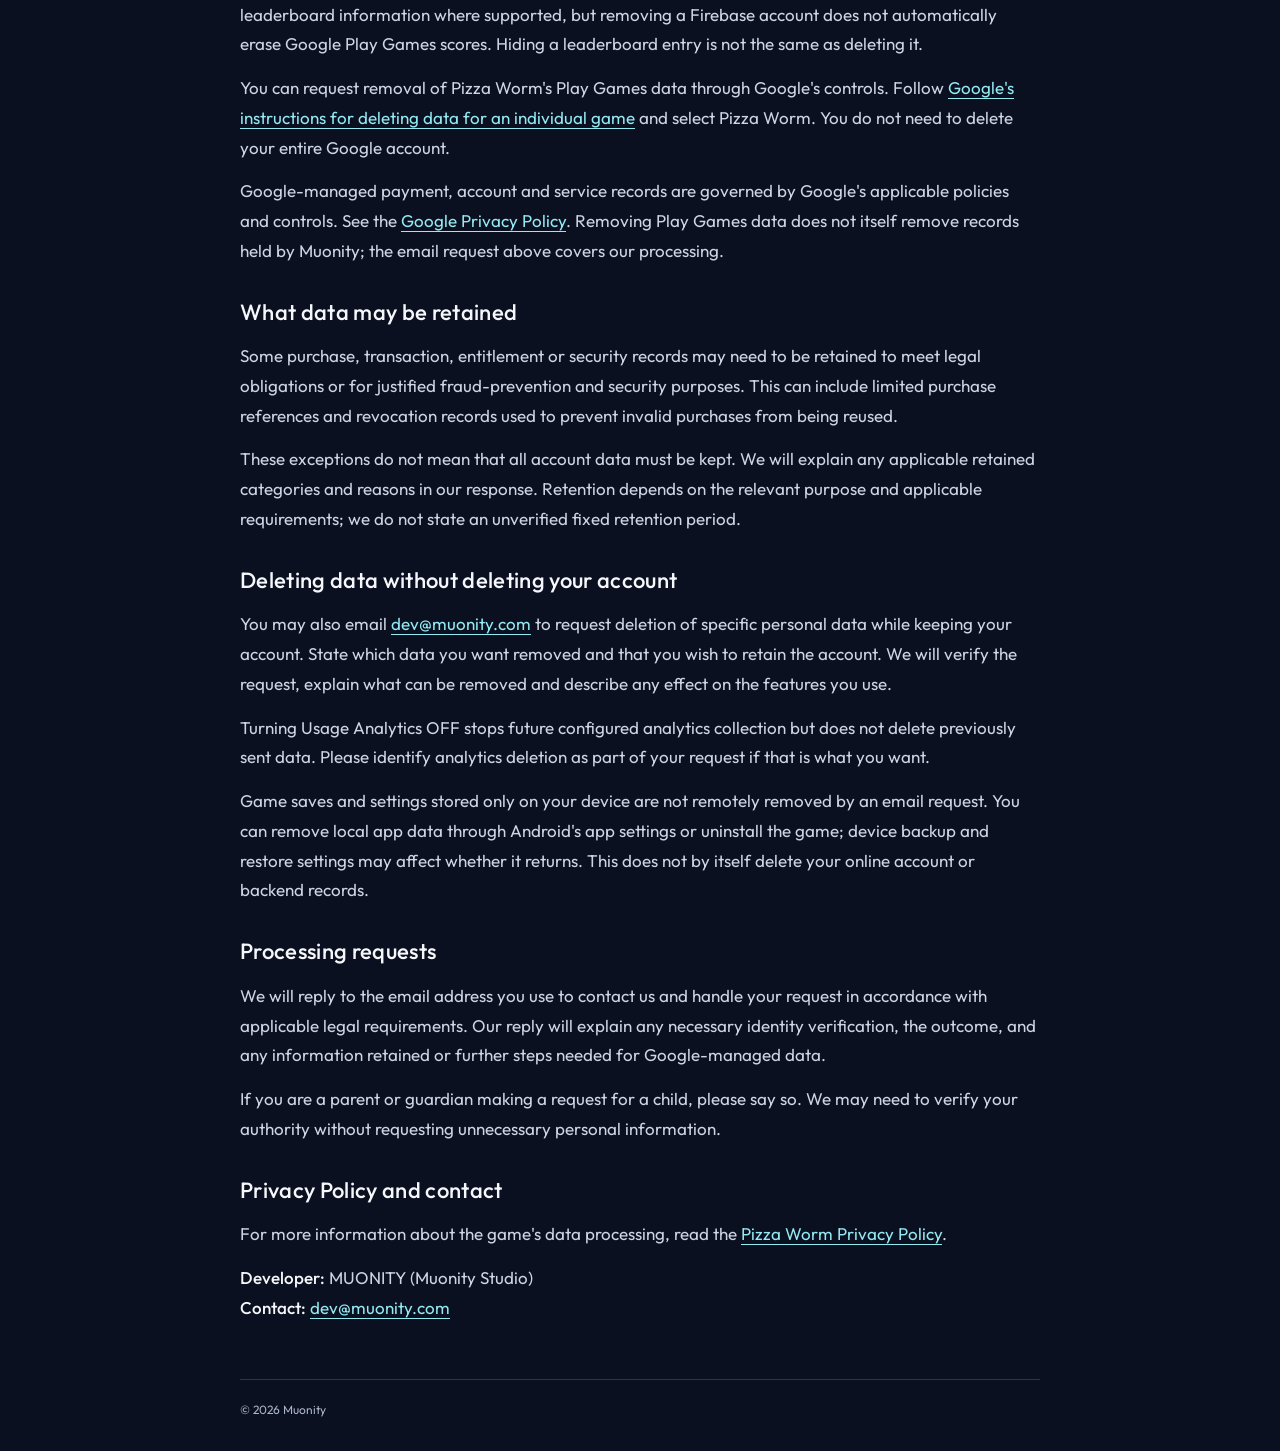
<file: privacy/pizza-worm/delete-account/index.html>
<!doctype html>
<html lang="en">
<head>
  <meta charset="utf-8">
  <meta name="viewport" content="width=device-width, initial-scale=1">
  <title>Pizza Worm – Account &amp; Data Deletion | Muonity</title>
  <meta name="description" content="Request deletion of your Pizza Worm account and associated personal data from Muonity Studio. Find contact steps, data scope and retention information.">
  <meta name="robots" content="index, follow">
  <meta name="theme-color" content="#0B1020">
  <link rel="canonical" href="https://muonity.com/privacy/pizza-worm/delete-account/">
  <link rel="icon" type="image/png" sizes="192x192" href="../../../assets/icons/muonity-symbol.png">
  <link rel="icon" type="image/x-icon" sizes="16x16 32x32 48x48" href="../../../favicon.ico">
  <link rel="apple-touch-icon" sizes="180x180" href="../../../assets/icons/apple-touch-icon.png">
  <link rel="preload" href="../../../assets/fonts/outfit-variable-1.woff2" as="font" type="font/woff2" crossorigin>
  <link rel="stylesheet" href="../../../css/fonts.css">
  <link rel="stylesheet" href="../../../css/styles.css">
  <link rel="stylesheet" href="../../../css/privacy.css">
  <style>
    .pizza-policy h3 { margin-top: 26px; color: var(--color-text); font-size: 19px; line-height: 1.4; font-weight: 500; }
    .pizza-policy ul, .pizza-policy ol { margin-block: 14px; padding-left: 24px; color: #CDD4E2; }
    .pizza-policy li + li { margin-top: 6px; }
  </style>
</head>

<body class="privacy-page">
  <a class="skip-link" href="#main">Skip to content</a>
  <header class="privacy-header privacy-container">
    <a class="brand" href="https://muonity.com/" aria-label="Muonity home">
        <img class="brand-symbol" src="../../../assets/icons/muonity-symbol.png" width="192" height="192" alt="">
        <span class="wordmark" aria-hidden="true">MU<img src="../../../assets/icons/muonity-symbol.png" width="192" height="192" alt="">NITY</span>
      </a>
    <a class="privacy-back" href="https://muonity.com/">Back to Muonity <span aria-hidden="true">↗</span></a>
  </header>
  <main class="privacy-document privacy-container pizza-policy" id="main">
    <div class="privacy-intro">
      <h1>Pizza Worm – Account &amp; Data Deletion</h1>
      <p>Pizza Worm is developed by <strong>MUONITY (Muonity Studio)</strong>, the independent project operated by Lukáš Pokorný.</p>
      <p>You can request deletion of your Pizza Worm game account and associated personal data by email. You do not need to sign in to this website or reinstall the game to submit a request.</p>
      <p><a href="mailto:dev@muonity.com?subject=Pizza%20Worm%20%E2%80%93%20Account%20Deletion%20Request">Email an account deletion request</a></p>
    </div>
    <section aria-labelledby="request">
      <h2 id="request">How to request deletion</h2>
      <ol>
        <li>Send an email to <a href="mailto:dev@muonity.com">dev@muonity.com</a>.</li>
        <li>Use the subject: <strong>Pizza Worm – Account Deletion Request</strong>.</li>
        <li>State that you wish to delete your Pizza Worm account and associated personal data.</li>
        <li>Provide your Google Play Games player name, if available, to help identify the account.</li>
        <li>We may request additional verification to ensure that the request comes from the legitimate account holder.</li>
      </ol>
      <p>A player name helps us locate an account but does not by itself prove ownership. If you cannot access the game or do not know your player name, you can still email us to start the request.</p>
      <p><strong>Never send your Google account password, payment card details, authentication or purchase tokens, or account access codes.</strong> We will not ask you to share them.</p>
    </section>
    <section aria-labelledby="scope">
      <h2 id="scope">What data can be deleted</h2>
      <p>After verifying your request and identifying the relevant records, account deletion covers the following data under Muonity Studio's control, subject to the limited retention reasons described below:</p>
      <ul>
        <li>Your Pizza Worm Firebase Authentication account and its associated application identity records. This is not deletion of your Google account.</li>
        <li>Related account records held in our backend or Firebase, including identifiable account links and purchase-ownership records where they do not need to be retained.</li>
        <li>Other personal information we control that can be linked to your verified request, including relevant support records, subject to applicable retention requirements.</li>
      </ul>
      <p>For information processed on our behalf by service providers, we will use their available deletion procedures as applicable. Some analytics records use app-instance identifiers rather than your player name, so we may need additional non-secret information to identify the relevant records.</p>
      <p>Deleting a game identity can affect online sign-in and access to linked purchase entitlements. We will explain any relevant consequences when processing your request. Deletion does not automatically refund purchases or delete Google's transaction records. Signing in to the game again after deletion may create a new game identity.</p>
    </section>
    <section aria-labelledby="google">
      <h2 id="google">Google Play Games and other Google-managed data</h2>
      <p>Google manages Play Games profiles and leaderboard data. We will help you with associated leaderboard information where supported, but removing a Firebase account does not automatically erase Google Play Games scores. Hiding a leaderboard entry is not the same as deleting it.</p>
      <p>You can request removal of Pizza Worm's Play Games data through Google's controls. Follow <a href="https://support.google.com/googleplay/answer/9130646?hl=en">Google's instructions for deleting data for an individual game</a> and select Pizza Worm. You do not need to delete your entire Google account.</p>
      <p>Google-managed payment, account and service records are governed by Google's applicable policies and controls. See the <a href="https://policies.google.com/privacy">Google Privacy Policy</a>. Removing Play Games data does not itself remove records held by Muonity; the email request above covers our processing.</p>
    </section>
    <section aria-labelledby="retention">
      <h2 id="retention">What data may be retained</h2>
      <p>Some purchase, transaction, entitlement or security records may need to be retained to meet legal obligations or for justified fraud-prevention and security purposes. This can include limited purchase references and revocation records used to prevent invalid purchases from being reused.</p>
      <p>These exceptions do not mean that all account data must be kept. We will explain any applicable retained categories and reasons in our response. Retention depends on the relevant purpose and applicable requirements; we do not state an unverified fixed retention period.</p>
    </section>
    <section aria-labelledby="partial">
      <h2 id="partial">Deleting data without deleting your account</h2>
      <p>You may also email <a href="mailto:dev@muonity.com">dev@muonity.com</a> to request deletion of specific personal data while keeping your account. State which data you want removed and that you wish to retain the account. We will verify the request, explain what can be removed and describe any effect on the features you use.</p>
      <p>Turning Usage Analytics OFF stops future configured analytics collection but does not delete previously sent data. Please identify analytics deletion as part of your request if that is what you want.</p>
      <p>Game saves and settings stored only on your device are not remotely removed by an email request. You can remove local app data through Android's app settings or uninstall the game; device backup and restore settings may affect whether it returns. This does not by itself delete your online account or backend records.</p>
    </section>
    <section aria-labelledby="processing">
      <h2 id="processing">Processing requests</h2>
      <p>We will reply to the email address you use to contact us and handle your request in accordance with applicable legal requirements. Our reply will explain any necessary identity verification, the outcome, and any information retained or further steps needed for Google-managed data.</p>
      <p>If you are a parent or guardian making a request for a child, please say so. We may need to verify your authority without requesting unnecessary personal information.</p>
    </section>
    <section aria-labelledby="policy">
      <h2 id="policy">Privacy Policy and contact</h2>
      <p>For more information about the game's data processing, read the <a href="https://muonity.com/privacy/pizza-worm/">Pizza Worm Privacy Policy</a>.</p>
      <p><strong>Developer:</strong> MUONITY (Muonity Studio)<br><strong>Contact:</strong> <a href="mailto:dev@muonity.com">dev@muonity.com</a></p>
    </section>
  </main>
  <footer class="privacy-footer privacy-container"><small>© 2026 Muonity</small></footer>
</body>
</html>
</file>
<file: css/fonts.css>
/* latin-ext */
@font-face {
  font-family: 'Outfit';
  font-style: normal;
  font-weight: 100 900;
  font-display: swap;
  src: url(../assets/fonts/outfit-variable-0.woff2) format('woff2');
  unicode-range: U+0100-02BA, U+02BD-02C5, U+02C7-02CC, U+02CE-02D7, U+02DD-02FF, U+0304, U+0308, U+0329, U+1D00-1DBF, U+1E00-1E9F, U+1EF2-1EFF, U+2020, U+20A0-20AB, U+20AD-20C0, U+2113, U+2C60-2C7F, U+A720-A7FF;
}
/* latin */
@font-face {
  font-family: 'Outfit';
  font-style: normal;
  font-weight: 100 900;
  font-display: swap;
  src: url(../assets/fonts/outfit-variable-1.woff2) format('woff2');
  unicode-range: U+0000-00FF, U+0131, U+0152-0153, U+02BB-02BC, U+02C6, U+02DA, U+02DC, U+0304, U+0308, U+0329, U+2000-206F, U+20AC, U+2122, U+2191, U+2193, U+2212, U+2215, U+FEFF, U+FFFD;
}
</file>
<file: css/styles.css>
:root {
  color-scheme: dark;
  --color-bg: #0B1020;
  --color-cyan: #00E5FF;
  --color-violet: #7B61FF;
  --color-text: #F5F7FB;
  --color-text-secondary: #AAB3C7;
  --color-surface: #030817;
  --accent-retro: #22CFFF;
  --accent-bait: #00E5E5;
  --accent-pizza: #DF66FF;
  --glow-intensity: .24;
  --max-content-width: 1280px;
  --page-gutter: clamp(22px, 4.8vw, 70px);
  --card-gap: clamp(20px, 2.1vw, 30px);
  --section-space: clamp(36px, 4vw, 58px);
  --font: "Outfit", sans-serif;
}
* { box-sizing: border-box; }
html { scroll-behavior: smooth; scroll-padding-top: 24px; }
body { margin: 0; background: var(--color-bg); background-image: linear-gradient(#020612, #020611); color: var(--color-text); font-family: var(--font); font-size: 16px; line-height: 1.6; -webkit-font-smoothing: antialiased; }
a { color: inherit; text-decoration: none; }
button { font: inherit; }
img, svg { display: block; max-width: 100%; }
img { height: auto; }
h1, h2, h3, p { margin: 0; }
[hidden] { display: none !important; }
:focus-visible { outline: 3px solid var(--color-cyan); outline-offset: 6px; }
::selection { background: #6043A3; color: white; }
.container { width: min(calc(100% - var(--page-gutter) * 2), var(--max-content-width)); margin-inline: auto; }
.sr-only { position: absolute; width: 1px; height: 1px; margin: -1px; padding: 0; overflow: hidden; clip-path: inset(50%); white-space: nowrap; border: 0; }
.skip-link { position: fixed; top: 12px; left: 12px; z-index: 100; padding: 12px 20px; background: var(--color-surface); border: 1px solid var(--color-cyan); border-radius: 8px; transform: translateY(-180%); }
.skip-link:focus { transform: translateY(0); }
.site-header { position: absolute; top: 0; left: 0; width: 100%; z-index: 10; }
.header-inner { min-height: clamp(80px, 7.8vw, 110px); display: flex; align-items: center; justify-content: space-between; gap: 32px; }
.brand { display: inline-flex; align-items: center; flex-shrink: 0; gap: 10px; min-height: 44px; }
.brand-symbol { width: 49px; mix-blend-mode: screen; }
.wordmark { display: inline-flex; align-items: center; white-space: nowrap; font-weight: 500; font-size: 25px; line-height: 1; letter-spacing: .18em; }
.wordmark img { width: 1.12em; height: 1.12em; margin-left: -.1em; margin-right: .05em; mix-blend-mode: screen; }
.primary-nav { display: flex; gap: clamp(22px, 3vw, 42px); align-items: center; }
.primary-nav a, .footer-nav a { display: inline-flex; align-items: center; justify-content: center; min-height: 44px; font-size: 14px; text-transform: uppercase; letter-spacing: .075em; transition: color .2s ease, box-shadow .2s ease; }
.primary-nav a:hover, .footer-nav a:hover { color: var(--color-cyan); }
.primary-nav .contact-button { min-width: 120px; min-height: 40px; border: 1px solid transparent; border-radius: 30px; padding: 6px 25px; background: linear-gradient(#030A1B, #030A1B) padding-box, linear-gradient(105deg, var(--color-cyan), var(--color-violet), #C857FF) border-box; }
.contact-button:hover { box-shadow: 0 0 20px rgb(67 94 255 / .22); }
.menu-toggle { width: 46px; height: 46px; padding: 12px 10px; border: 1px solid #33537A; border-radius: 12px; color: white; background: #070E24; cursor: pointer; }
.menu-toggle span { display: block; height: 2px; width: 24px; margin: 4px 0; background: currentColor; transition: transform .22s, opacity .22s; }
.hero { height: clamp(428px, 42vw, 600px); min-height: 428px; position: relative; isolation: isolate; display: grid; place-items: center; border-bottom: 1px solid #123152; overflow: hidden; background: #010510; }
.cosmos { position: absolute; inset: 0; overflow: hidden; pointer-events: none; z-index: -1; }
.hero-cosmos { background: radial-gradient(ellipse at 4% 77%, #53217A 0, #181B54 13%, transparent 38%), radial-gradient(ellipse at 90% 92%, #34166B 0, transparent 32%), radial-gradient(ellipse at 52% 107%, #004C80 0, #02122B 22%, transparent 50%), linear-gradient(135deg, #03091C, #01030D 62%); }
.starfield { position: absolute; inset: 0; opacity: .6; background-image: radial-gradient(1px 1px at 14% 23%, #519CD7 80%, transparent), radial-gradient(1px 1px at 69% 36%, #79ADDE 80%, transparent), radial-gradient(1px 1px at 44% 67%, #A578E6 80%, transparent), radial-gradient(1.5px 1.5px at 81% 17%, #8DC6ED 80%, transparent), radial-gradient(1px 1px at 24% 83%, #7465C1 80%, transparent); background-size: 229px 197px, 347px 231px, 193px 263px, 419px 307px, 311px 179px; mask-image: linear-gradient(to bottom, #000, #0009); }
.planet { position: absolute; border-radius: 50%; background: radial-gradient(ellipse at 32% 10%, #075092 0, #092956 12%, #03102C 29%, #010718 53%, #020613 77%); box-shadow: 0 -2px 2px #D0FFFF, 0 -5px 8px #00CFFF, 0 -12px 26px #007AEF, 0 -20px 58px #2430D777, inset 0 7px 14px #048DEF; }
.planet::after { content: ""; position: absolute; inset: 0; border-radius: inherit; opacity: .1; background: repeating-radial-gradient(ellipse at 45% 21%, transparent 0 13px, #217BBA30 14px 15px, transparent 18px 23px), repeating-linear-gradient(173deg, transparent 0 11px, #021028 12px 14px, transparent 17px 28px); mask-image: linear-gradient(#000, transparent 60%); }
.planet-hero { width: 130%; height: 200%; left: 28%; top: 34%; transform: rotate(-30deg); }
.moon { position: absolute; border-radius: 50%; background: radial-gradient(circle at 18% 22%, #115190, #05102B 33%, #010411 68%); box-shadow: -2px -1px 2px #B5D7FF, -5px -2px 14px #345DEE, inset 5px 2px 8px #398CFBAA, 8px 9px 20px #40128655; }
.moon-hero { width: 10.5%; aspect-ratio: 1; right: 1.5%; top: 52%; }
.horizon { position: absolute; bottom: 0; width: 100%; height: 40px; background: radial-gradient(ellipse at 50% 100%, #12A4DF44, transparent 65%), linear-gradient(transparent, #020612); }
.horizon::after { content: ""; position: absolute; left: 15%; right: 15%; bottom: 0; height: 1px; background: linear-gradient(90deg, transparent, #1CBAFF, transparent); box-shadow: 0 0 16px #00BFFF; }
.hero-brand { text-align: center; margin-top: 69px; position: relative; }
.hero-symbol { width: clamp(180px, 18.75vw, 260px); margin: 0 auto -1px; mix-blend-mode: screen; }
.hero h1 .wordmark { font-size: clamp(46px, 5.6vw, 76px); font-weight: 600; letter-spacing: .22em; text-shadow: 0 0 22px #499DFF2B; }
.hero h1 .wordmark img { width: 1.23em; height: 1.23em; margin-inline: -.06em .03em; }
.hero-brand p { margin-top: 8px; padding-left: .36em; color: #D1D9F0; font-size: clamp(14px, 1.75vw, 23px); text-transform: uppercase; letter-spacing: .38em; font-weight: 300; }
.games-section { padding-top: 24px; padding-bottom: var(--section-space); }
.section-heading { display: flex; align-items: center; gap: 20px; margin: 0 12px 20px; }
.section-heading h2 { font-size: clamp(26px, 2.85vw, 40px); letter-spacing: .18em; line-height: 1.5; text-transform: uppercase; font-weight: 600; text-shadow: 0 0 13px #357EFF99; }
.section-heading > span { flex: 1; height: 1px; background: linear-gradient(90deg, #16B7F7, #6355A54D 60%, transparent); }
.game-grid { display: grid; grid-template-columns: repeat(3, minmax(0, 1fr)); gap: var(--card-gap); align-items: stretch; }
.game-card { --card-accent: var(--accent-retro); position: relative; border: 2px solid var(--card-accent); border-radius: 22px; background: #040B1E; box-shadow: 0 0 9px color-mix(in srgb, var(--card-accent) 45%, transparent), 0 0 25px color-mix(in srgb, var(--card-accent) calc(var(--glow-intensity) * 100%), transparent); overflow: hidden; transition: transform .25s ease, box-shadow .25s ease; }
.game-card-bait { --card-accent: var(--accent-bait); }
.game-card-pizza { --card-accent: var(--accent-pizza); }
.game-card-content { display: flex; flex-direction: column; height: 100%; }
.game-card picture { display: block; flex: 0 0 auto; }
.game-card img { display: block; width: 100%; height: auto; }
.game-card-pizza picture img { aspect-ratio: 1122 / 1402; object-fit: cover; object-position: center top; }
.game-status { display: flex; align-items: flex-end; justify-content: center; flex: 1; min-height: 100px; padding: 6px 12px; border-top: 1px solid color-mix(in srgb, var(--card-accent) 26%, transparent); background: radial-gradient(ellipse at top, color-mix(in srgb, var(--card-accent) 10%, #040A19), #040817 80%); text-align: center; color: #C1CCE0; font-size: 14px; letter-spacing: .045em; }
.store-availability { width: 180px; max-width: 100%; display: grid; justify-items: center; }
.game-card .store-badge { width: 100%; height: auto; transition: filter .2s ease; }
.store-note { display: block; min-height: 1.2em; font-size: 12px; font-weight: 500; line-height: 1.2; letter-spacing: .14em; text-transform: uppercase; }
.is-unavailable { cursor: default; }
.is-unavailable .store-badge { filter: grayscale(1); opacity: .58; }
.game-card.is-linked .game-card-content { cursor: pointer; }
.game-card:focus-within { outline: 3px solid white; outline-offset: 5px; }
.game-card-content:focus-visible { outline: none; }
@media (hover: hover) and (pointer: fine) {
  .game-card:hover { transform: translateY(-4px) scale(1.01); box-shadow: 0 0 12px color-mix(in srgb, var(--card-accent) 55%, transparent), 0 0 32px color-mix(in srgb, var(--card-accent) 30%, transparent); }
  .game-card.is-linked .game-card-content:hover .store-badge { filter: brightness(1.12); }
}
.pillars { display: grid; grid-template-columns: repeat(3, minmax(0, 1fr)); padding-block: 38px 44px; border-top: 1px solid #133654; }
.pillar { display: flex; gap: clamp(20px, 2.7vw, 40px); padding: 0 clamp(22px, 2.6vw, 38px); position: relative; }
.pillar:first-child { padding-left: 24px; }
.pillar:last-child { padding-right: 0; }
.pillar + .pillar::before { content: ""; position: absolute; top: 3px; bottom: 5px; left: 0; width: 1px; background: linear-gradient(#233969, #33335B); }
.pillar-icon { flex: 0 0 64px; width: 64px; height: 64px; margin-top: 3px; color: var(--color-cyan); filter: drop-shadow(0 0 7px #00B3FF33); }
.pillar-apps .pillar-icon { color: #8D75FF; }
.pillar-ideas .pillar-icon { color: #EA57F5; filter: drop-shadow(0 0 8px #D749F52B); }
.pillar h2 { margin-bottom: 8px; font-size: 20px; font-weight: 600; letter-spacing: .07em; text-transform: uppercase; }
.pillar p { color: #BCC5D9; font-size: 16px; font-weight: 300; line-height: 1.65; letter-spacing: .01em; }
.about { position: relative; isolation: isolate; overflow: hidden; border-block: 1px solid #173653; background: #030919; }
.about-inner { padding: 44px 22px 54px; min-height: 310px; }
.about h2 { font-size: clamp(28px, 3.1vw, 44px); text-transform: uppercase; letter-spacing: .16em; line-height: 1.25; margin-bottom: 14px; }
.about h2 span { display: block; font-weight: 300; }
.about h2 strong { display: block; font-weight: 600; text-shadow: 0 0 12px #258FEF40; }
.about p { max-width: 560px; width: 47%; font-size: 16px; color: #CDD4E4; line-height: 1.65; font-weight: 300; text-wrap: pretty; }
.about-cosmos { background: radial-gradient(ellipse at 83% 80%, #103493, transparent 44%), radial-gradient(ellipse at 100% 5%, #51228E, transparent 24%), #030819; }
.planet-back { width: 88%; height: 155%; left: 45%; top: 35%; transform: rotate(-21deg); }
.planet-front { width: 66%; height: 130%; left: 38%; top: 78%; transform: rotate(-13deg); }
.moon-about { width: 11%; aspect-ratio: 1; right: 10%; top: 41%; }
.contact { display: flex; flex-direction: column; align-items: flex-start; gap: 12px; padding-block: 40px; }
.contact h2 { font-size: 24px; letter-spacing: .055em; font-weight: 500; }
.contact p { color: var(--color-text-secondary); font-size: 16px; margin-top: 5px; }
.email-link { font-size: clamp(20px, 2.25vw, 28px); white-space: nowrap; color: #D1F6FF; padding-block: 8px; text-underline-offset: 8px; text-decoration: underline; text-decoration-color: #287799; transition: color .2s; }
.email-link:hover { color: var(--color-cyan); }
.site-footer { border-top: 1px solid #16314B; background: #020611; }
.footer-inner { display: flex; flex-wrap: wrap; align-items: center; justify-content: space-between; gap: 16px 32px; padding-block: 24px; }
.footer-inner .wordmark { font-size: 21px; }
.footer-nav { display: flex; align-items: center; flex-wrap: wrap; gap: 18px; }
.footer-nav a { font-size: 12px; color: #BEC7DB; }
.social-links { display: flex; flex-wrap: wrap; align-items: center; gap: 8px; color: var(--color-text); }
.social-links a { width: 44px; height: 44px; display: grid; place-items: center; }
.social-links svg { width: 23px; height: 23px; }
.social-links a { transition: filter .2s ease; }
.social-links a:hover { filter: drop-shadow(0 0 6px #00E5FF80); }
.footer-inner small { font-size: 12px; color: var(--color-text-secondary); white-space: nowrap; }
@media (min-width: 1440px) {
  .games-section { padding-top: 30px; }
  .section-heading { margin-bottom: 26px; }
  .pillars { padding-block: 48px 54px; }
  .about-inner { min-height: 380px; padding-top: 58px; }
}
@media (max-width: 1000px) {
  .header-inner { gap: 16px; }
  .brand .wordmark { font-size: 22px; }
  .primary-nav { gap: 20px; }
  .primary-nav a { font-size: 13px; }
  .primary-nav .contact-button { min-width: 100px; padding-inline: 18px; }
  .pillar { gap: 18px; padding-inline: 20px; }
  .pillar-icon { flex-basis: 48px; width: 48px; height: 58px; }
  .pillar h2 { font-size: 18px; }
  .pillar p { font-size: 15px; }
}
@media (max-width: 820px) {
  .header-inner { min-height: 80px; }
  .menu-toggle:not([hidden]) { display: block; }
  .site-header.has-menu .primary-nav { display: none; position: absolute; top: 72px; left: var(--page-gutter); right: var(--page-gutter); padding: 16px; border: 1px solid #2C567F; border-radius: 16px; background: #050B1BF5; box-shadow: 0 18px 50px #000B, 0 0 24px #3156A333; }
  .site-header.has-menu .primary-nav.is-open { display: flex; flex-direction: column; gap: 4px; }
  .site-header.has-menu .primary-nav a { min-height: 48px; width: 100%; font-size: 14px; }
  .menu-toggle[aria-expanded="true"] span:nth-child(1) { transform: translateY(6px) rotate(45deg); }
  .menu-toggle[aria-expanded="true"] span:nth-child(2) { opacity: 0; }
  .menu-toggle[aria-expanded="true"] span:nth-child(3) { transform: translateY(-6px) rotate(-45deg); }
  .site-header:not(.has-menu) { position: relative; background: #030919; }
  .site-header:not(.has-menu) .header-inner { flex-wrap: wrap; justify-content: center; padding-block: 12px; }
  .site-header:not(.has-menu) .primary-nav { flex-wrap: wrap; justify-content: center; gap: 4px 20px; }
  .hero { height: 430px; }
  .hero-symbol { width: 190px; }
  .hero h1 .wordmark { font-size: 48px; }
  .hero-brand p { font-size: 16px; letter-spacing: .3em; }
  .planet-hero { width: 160%; height: 160%; left: 45%; top: 40%; }
  .moon-hero { width: 13%; right: -2%; top: 58%; }
  .game-grid { grid-template-columns: repeat(2, minmax(0, 1fr)); gap: 26px; }
  .game-grid > .game-card:last-child { grid-column: 1 / -1; width: calc((100% - 26px) / 2); justify-self: center; }
  .pillars { padding-block: 32px; }
  .pillar { display: block; padding-inline: 22px; }
  .pillar:first-child { padding-left: 0; }
  .pillar-icon { margin-bottom: 16px; }
  .pillar p { font-size: 16px; }
  .about-inner { padding-inline: 0; }
  .about p { width: 59%; }
  .about-cosmos::after { content: ""; position: absolute; inset: 0; background: linear-gradient(90deg, #030819B3, transparent); }
  .contact { align-items: flex-start; flex-direction: column; gap: 16px; }
  .footer-inner { justify-content: center; gap: 10px 32px; }
  .footer-nav { justify-content: center; }
}
@media (max-width: 560px) {
  :root { --page-gutter: 24px; --section-space: 32px; }
  .brand-symbol { width: 41px; }
  .brand { gap: 7px; }
  .brand .wordmark { font-size: 21px; }
  .hero { height: 416px; min-height: 416px; }
  .hero-brand { margin-top: 54px; width: 100%; padding-inline: 20px; }
  .hero-symbol { width: 164px; }
  .hero h1 .wordmark { font-size: clamp(31px, 9.2vw, 46px); letter-spacing: .14em; }
  .hero-brand p { font-size: 12px; letter-spacing: .24em; margin-top: 14px; }
  .planet-hero { width: 205%; height: 130%; top: 52%; left: 29%; transform: rotate(-27deg); }
  .moon-hero { width: 16%; top: 73%; right: -2%; }
  .hero-cosmos { background: radial-gradient(ellipse at 0 72%, #31215B, transparent 53%), radial-gradient(ellipse at 70% 100%, #062D5F, transparent 50%), #020716; }
  .games-section { padding-top: 24px; }
  .section-heading { margin: 0 0 20px; gap: 16px; }
  .section-heading h2 { font-size: 24px; letter-spacing: .13em; }
  .game-grid { grid-template-columns: minmax(0, 1fr); gap: 26px; max-width: 400px; margin-inline: auto; }
  .game-card { border-radius: 19px; }
  .game-grid > .game-card:last-child { grid-column: auto; width: 100%; }
  .pillars { grid-template-columns: 1fr; padding-block: 10px 24px; }
  .pillar, .pillar:first-child, .pillar:last-child { display: flex; padding: 22px 0; gap: 24px; }
  .pillar + .pillar::before { top: 0; left: 0; right: 0; bottom: auto; width: auto; height: 1px; background: linear-gradient(90deg, #193554, transparent); }
  .pillar-icon { flex-basis: 52px; width: 52px; margin: 4px 0 0; }
  .pillar h2 { font-size: 18px; margin-bottom: 4px; }
  .pillar p { max-width: 300px; }
  .about-inner { padding-block: 34px 100px; min-height: 350px; }
  .about h2 { font-size: 28px; letter-spacing: .13em; }
  .about p { width: 100%; max-width: 410px; }
  .planet-back { width: 170%; left: 18%; top: 85%; height: 80%; }
  .planet-front { width: 130%; left: 22%; top: 95%; height: 55%; }
  .moon-about { width: 19%; right: 6%; top: 79%; }
  .about-cosmos::after { background: linear-gradient(#030819AA, transparent); }
  .contact { padding-block: 30px; gap: 12px; }
  .contact h2 { font-size: 23px; }
  .email-link { font-size: 23px; }
  .footer-inner { flex-direction: column; gap: 12px; padding-block: 24px 20px; }
  .footer-nav { gap: 4px 15px; }
  .footer-nav a { font-size: 12px; }
}
@media (prefers-reduced-motion: reduce) {
  html { scroll-behavior: auto; }
  *, *::before, *::after { animation: none !important; transition: none !important; }
  .game-card:hover { transform: none; }
}
</file>
<file: css/consent.css>
.footer-privacy { display: grid; justify-items: start; }
.privacy-links { display: flex; flex-wrap: wrap; align-items: center; gap: 0 16px; }
.privacy-policy-link { display: inline-flex; align-items: center; min-height: 44px; color: var(--color-text-secondary); font-size: 12px; text-decoration: underline; text-underline-offset: 4px; }
.privacy-policy-link:hover { color: var(--color-cyan); }
.consent-policy { margin-right: 18px; }
.privacy-settings { border: 0; padding: 4px 0; min-height: 44px; background: transparent; color: var(--color-text-secondary); font-size: 12px; text-decoration: underline; text-underline-offset: 4px; cursor: pointer; }
.privacy-settings:hover { color: var(--color-cyan); }
.consent-panel { position: fixed; z-index: 30; right: max(20px, env(safe-area-inset-right)); bottom: max(20px, env(safe-area-inset-bottom)); width: min(520px, calc(100% - 40px)); max-height: calc(100dvh - 40px); overflow-y: auto; overscroll-behavior: contain; padding: 24px; border: 1px solid transparent; border-radius: 18px; color: var(--color-text); background: linear-gradient(125deg, #0B1429, #0B1020 65%) padding-box, linear-gradient(120deg, #258698, #574792) border-box; box-shadow: 0 10px 45px #0008, 0 0 24px #237CDD16; }
.consent-title { padding-right: 40px; font-size: 20px; font-weight: 500; letter-spacing: .07em; }
.consent-description { margin-top: 10px; color: #CFD7E8; font-size: 15px; line-height: 1.55; }
.consent-information { display: inline-flex; align-items: center; min-height: 44px; color: #C6EAF4; font-size: 13px; text-underline-offset: 4px; }
.consent-information:hover { color: var(--color-cyan); }
.consent-current { color: var(--color-text-secondary); font-size: 13px; line-height: 1.5; margin-bottom: 14px; }
.consent-close { position: absolute; top: 12px; right: 12px; display: grid; place-items: center; width: 44px; height: 44px; padding: 0; border: 0; border-radius: 10px; background: transparent; color: #CFD7E8; cursor: pointer; }
.consent-close:hover { background: #FFFFFF0B; }
.consent-actions { display: grid; grid-template-columns: repeat(2, minmax(0, 1fr)); gap: 12px; }
.consent-actions button { min-height: 46px; padding: 10px 12px; border: 1px solid #537494; border-radius: 10px; background: #101D33; color: var(--color-text); font-size: 15px; font-weight: 500; cursor: pointer; }
.consent-actions button:hover { border-color: var(--color-cyan); background: #14283F; }
.consent-panel :focus-visible, .privacy-settings:focus-visible { outline: 2px solid var(--color-cyan); outline-offset: 3px; }
@media (max-width: 560px) {
  .footer-privacy { justify-items: center; }
  .privacy-links { justify-content: center; }
  .consent-panel { right: max(12px, env(safe-area-inset-right)); bottom: max(12px, env(safe-area-inset-bottom)); width: calc(100% - 24px); max-height: calc(100dvh - 24px); padding: 20px; border-radius: 15px; }
  .consent-actions { gap: 10px; }
  .consent-actions button { padding-inline: 8px; font-size: 14px; }
}
</file>
<file: css/privacy.css>
.privacy-page { background: var(--color-bg); }
.privacy-container { width: min(100% - 48px, 800px); margin-inline: auto; }
.privacy-header { display: flex; align-items: center; justify-content: space-between; gap: 16px 24px; flex-wrap: wrap; padding-block: 28px; border-bottom: 1px solid #29374D; }
.privacy-back { display: inline-flex; align-items: center; gap: 10px; min-height: 44px; color: var(--color-text-secondary); font-size: 14px; }
.privacy-back:hover { color: var(--color-cyan); }
.privacy-document { padding-block: 48px 56px; font-size: 17px; line-height: 1.75; overflow-wrap: anywhere; }
.privacy-intro { padding-bottom: 32px; border-bottom: 1px solid transparent; border-image: linear-gradient(90deg, #00E5FF66, #7B61FF66, transparent) 1; }
.privacy-intro h1 { font-size: clamp(34px, 5vw, 48px); line-height: 1.2; font-weight: 500; letter-spacing: .015em; }
.privacy-document .privacy-updated { margin-top: 14px; color: var(--color-text-secondary); font-size: 14px; }
.privacy-document section { margin-top: 32px; }
.privacy-document h2 { color: var(--color-text); font-size: 22px; line-height: 1.35; font-weight: 500; letter-spacing: .015em; }
.privacy-document p { margin-top: 14px; color: #CDD4E2; }
.privacy-document strong { font-weight: 500; color: var(--color-text); }
.privacy-document a { color: #93EAF3; text-decoration: underline; text-underline-offset: 4px; }
.privacy-document a:hover { color: var(--color-cyan); }
.privacy-document code { font-family: inherit; font-size: .94em; color: #DEE5F3; }
.privacy-footer { display: flex; flex-wrap: wrap; align-items: center; justify-content: space-between; gap: 12px 24px; padding-block: 20px 32px; border-top: 1px solid #29374D; color: var(--color-text-secondary); }
.privacy-footer small { font-size: 12px; }
@media (max-width: 560px) {
  .privacy-header { padding-block: 20px; }
  .privacy-document { padding-block: 32px 40px; font-size: 16px; }
  .privacy-document h2 { font-size: 21px; }
}
</file>
